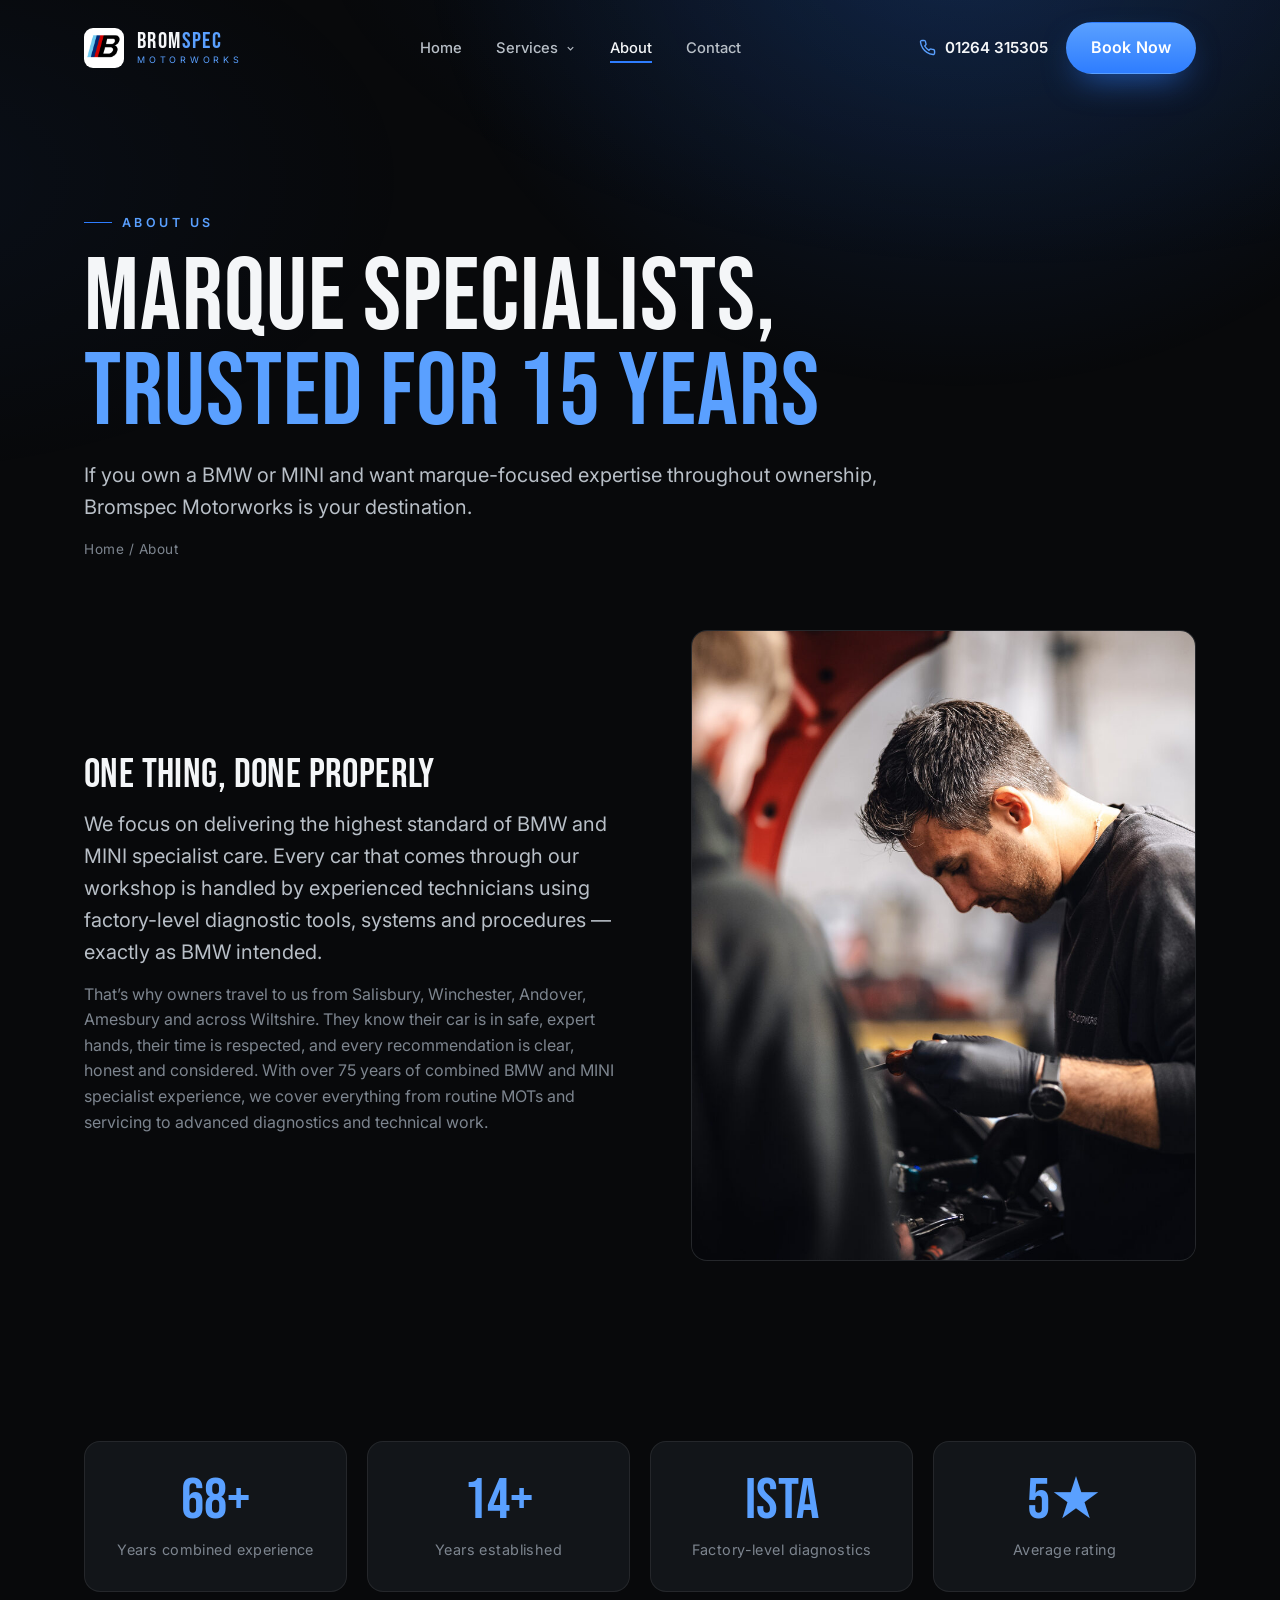
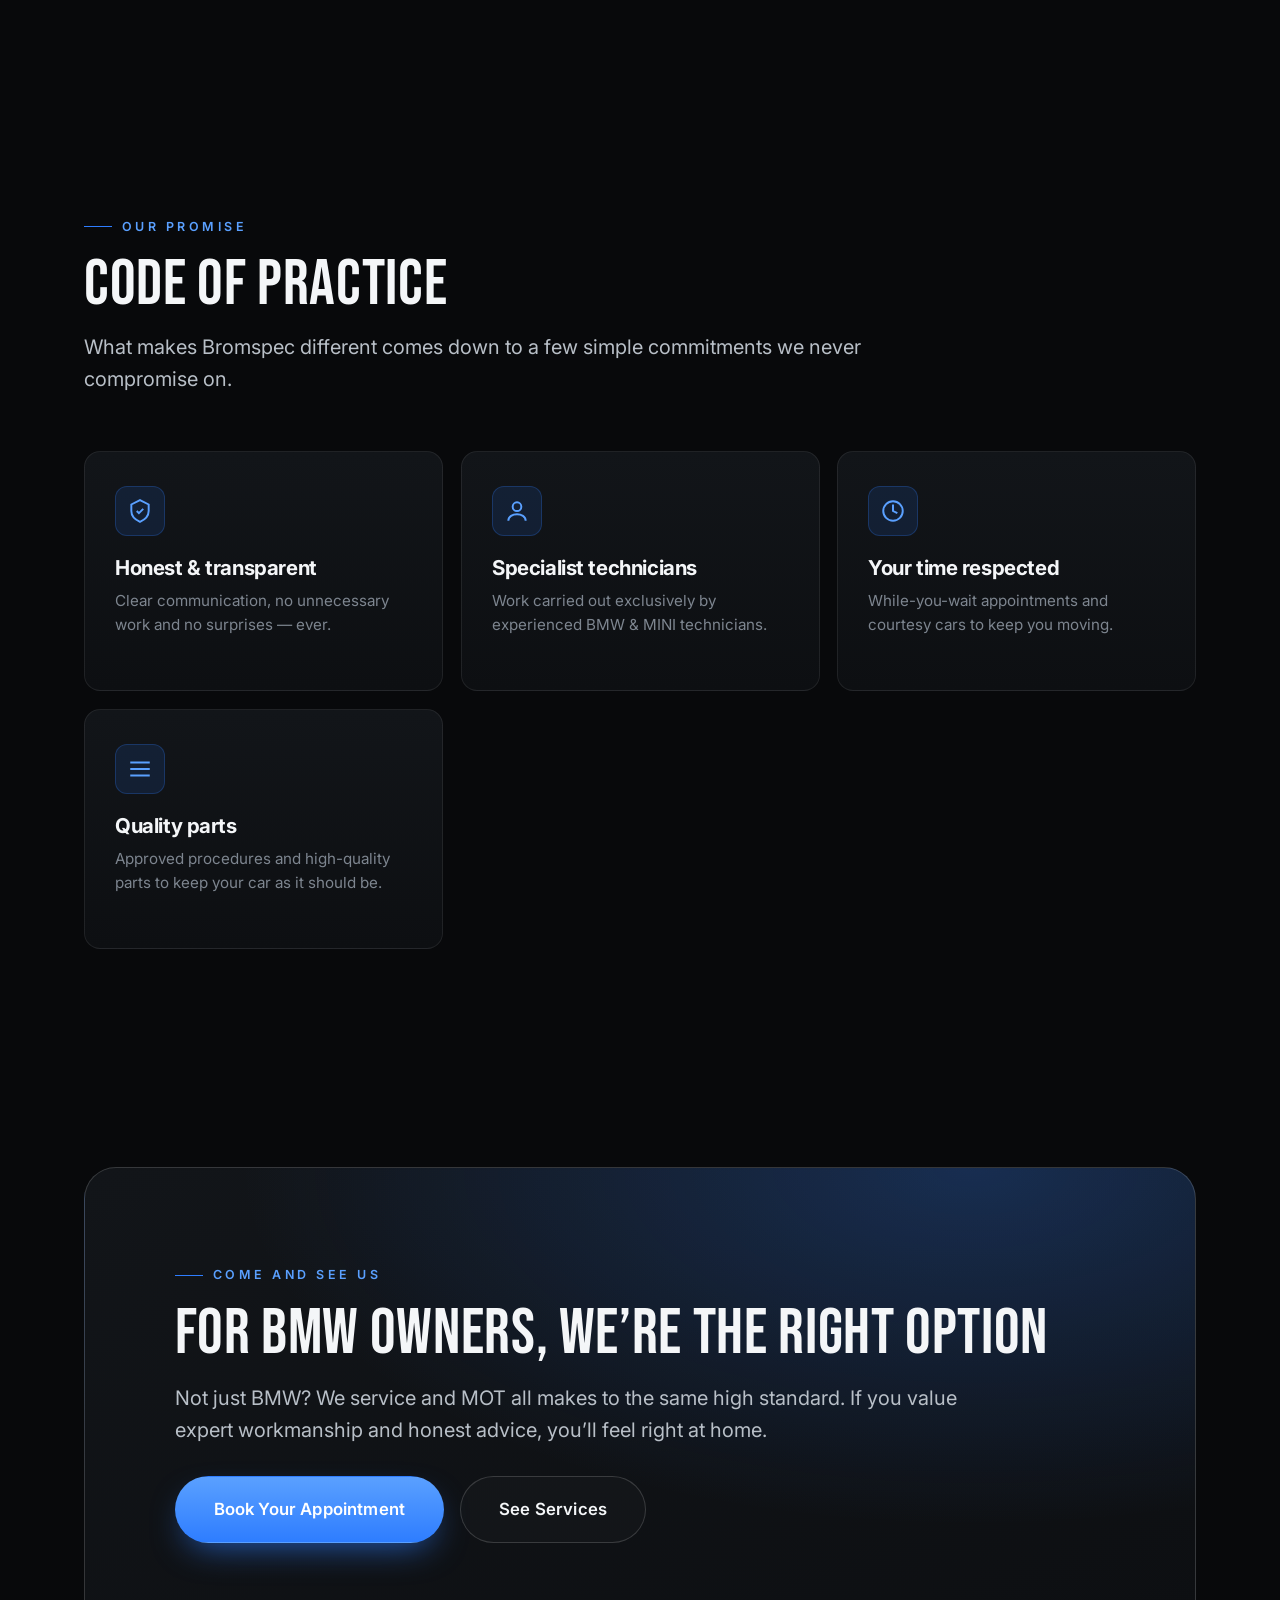
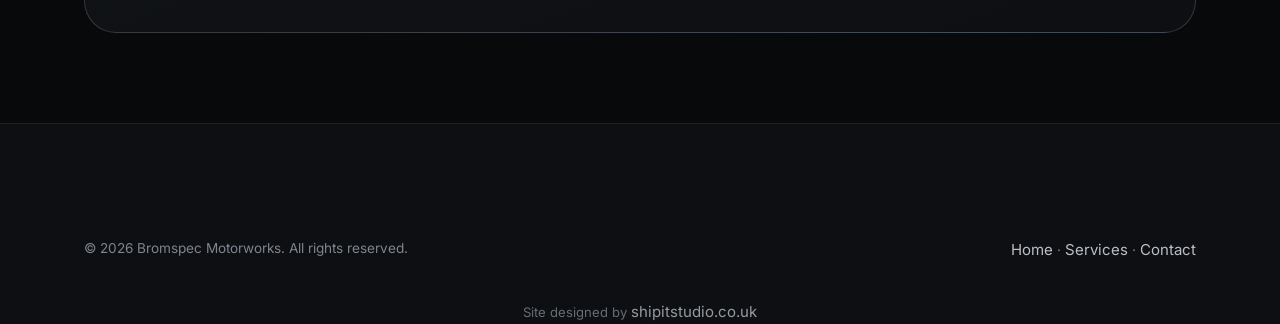
<file: about.html>
<!DOCTYPE html>
<html lang="en-GB">
<head>
<meta charset="UTF-8" />
<!-- Google Tag Manager -->
<script>(function(w,d,s,l,i){w[l]=w[l]||[];w[l].push({'gtm.start':
new Date().getTime(),event:'gtm.js'});var f=d.getElementsByTagName(s)[0],
j=d.createElement(s),dl=l!='dataLayer'?'&l='+l:'';j.async=true;j.src=
'https://www.googletagmanager.com/gtm.js?id='+i+dl;f.parentNode.insertBefore(j,f);
})(window,document,'script','dataLayer','GTM-MNSMN5FG');</script>
<!-- End Google Tag Manager -->
<meta name="viewport" content="width=device-width, initial-scale=1" />
<title>About — Bromspec Motorworks · BMW &amp; MINI Specialists near Salisbury</title>
<meta name="description" content="Meet Bromspec Motorworks — BMW & MINI specialists with 75+ years combined experience, serving Wiltshire drivers for over 15 years with honest, expert care." />
<link rel="canonical" href="https://www.bromspec.co.uk/about" />
<meta name="robots" content="index, follow" />
<meta property="og:type" content="website" />
<meta property="og:site_name" content="Bromspec Motorworks" />
<meta property="og:locale" content="en_GB" />
<meta property="og:title" content="About — Bromspec Motorworks · BMW &amp; MINI Specialists near Salisbury" />
<meta property="og:description" content="BMW &amp; MINI specialists with 75+ years combined experience, serving Wiltshire drivers with honest, expert care." />
<meta property="og:url" content="https://www.bromspec.co.uk/about" />
<meta property="og:image" content="https://www.bromspec.co.uk/images/hero.jpg" />
<meta name="twitter:card" content="summary_large_image" />
<meta name="twitter:image" content="https://www.bromspec.co.uk/images/hero.jpg" />
<link rel="manifest" href="/manifest.webmanifest" />
<meta name="theme-color" content="#08090b" />
<meta name="apple-mobile-web-app-capable" content="yes" />
<meta name="mobile-web-app-capable" content="yes" />
<meta name="apple-mobile-web-app-status-bar-style" content="black-translucent" />
<meta name="apple-mobile-web-app-title" content="Bromspec" />
<script>if("serviceWorker" in navigator){addEventListener("load",function(){navigator.serviceWorker.register("/sw.js").catch(function(){})});}</script>
<link rel="preconnect" href="https://fonts.googleapis.com" />
<link rel="preconnect" href="https://fonts.gstatic.com" crossorigin />
<link href="https://fonts.googleapis.com/css2?family=Bebas+Neue&family=Inter:wght@400;500;600;700&display=swap" rel="stylesheet" />
<link rel="icon" type="image/png" href="favicon.png" />
<link rel="apple-touch-icon" href="images/logo.png" />
<link rel="stylesheet" href="assets/css/style.css" />
<script type="application/ld+json">
{
  "@context": "https://schema.org",
  "@type": "BreadcrumbList",
  "itemListElement": [
    { "@type": "ListItem", "position": 1, "name": "Home", "item": "https://www.bromspec.co.uk/" },
    { "@type": "ListItem", "position": 2, "name": "About", "item": "https://www.bromspec.co.uk/about" }
  ]
}
</script>
</head>
<body>
<!-- Google Tag Manager (noscript) -->
<noscript><iframe src="https://www.googletagmanager.com/ns.html?id=GTM-MNSMN5FG"
height="0" width="0" style="display:none;visibility:hidden"></iframe></noscript>
<!-- End Google Tag Manager (noscript) -->

<a class="skip-link" href="#main">Skip to content</a>

<header class="nav" id="nav">
  <div class="container nav__inner">
    <a class="brand" href="/" aria-label="Bromspec Motorworks home">
      <svg class="brand__mark" viewBox="0 0 48 48" fill="none" xmlns="http://www.w3.org/2000/svg" aria-hidden="true" focusable="false"><circle cx="24" cy="24" r="22" stroke="#5aa0ff" stroke-width="2"/><path d="M24 4v40M4 24h40" stroke="#2e7dff" stroke-width="1.4" opacity=".5"/><path d="M24 24 A20 20 0 0 1 44 24 Z" fill="#2e7dff" opacity=".9"/><path d="M24 24 A20 20 0 0 1 4 24 Z" fill="#2e7dff" opacity=".9"/></svg>
      <span class="brand__name">BROM<span>SPEC</span><span class="brand__sub">MOTORWORKS</span></span>
    </a>
    <nav class="nav__menu" aria-label="Primary">
      <ul class="nav__links">
        <li><a href="/">Home</a></li>
        <li class="nav__item--dropdown">
          <a href="/services" aria-haspopup="true">Services<svg class="nav__chevron" viewBox="0 0 24 24" fill="none" stroke="currentColor" stroke-width="2.5" aria-hidden="true" focusable="false"><path d="m6 9 6 6 6-6"/></svg></a>
          <ul class="nav__submenu" aria-label="Services submenu">
            <li><a href="/services">All Services</a></li>
            <li><a href="/on-site-mot-testing">On-Site MOT Testing</a></li>
            <li><a href="/advanced-diagnostics">Advanced Diagnostics</a></li>
            <li><a href="/all-makes-servicing">All Makes Servicing</a></li>
            <li><a href="/remapping">Remapping</a></li>
            <li><a href="/four-wheel-alignment">Four-Wheel Alignment</a></li>
            <li><a href="/dpf-clean">DPF Clean</a></li>
            <li><a href="/air-con-service">Air-Con Service</a></li>
            <li><a href="/free-courtesy-car">Free Courtesy Car</a></li>
            <li><a href="/interest-free-finance">Interest-Free Finance</a></li>
          </ul>
        </li>
        <li><a href="/about" class="active" aria-current="page">About</a></li>
        <li><a href="/contact">Contact</a></li>
      </ul>
      <a class="nav__phone nav__phone--menu" href="tel:+441264315305"><svg viewBox="0 0 24 24" fill="none" stroke="currentColor" stroke-width="2" aria-hidden="true" focusable="false"><path d="M22 16.92v3a2 2 0 0 1-2.18 2 19.79 19.79 0 0 1-8.63-3.07 19.5 19.5 0 0 1-6-6 19.79 19.79 0 0 1-3.07-8.67A2 2 0 0 1 4.11 2h3a2 2 0 0 1 2 1.72c.13.96.36 1.9.69 2.81a2 2 0 0 1-.45 2.11L8.09 9.91a16 16 0 0 0 6 6l1.27-1.27a2 2 0 0 1 2.11-.45c.91.33 1.85.56 2.81.69A2 2 0 0 1 22 16.92Z"/></svg>01264 315305</a>
    </nav>
    <div class="nav__cta">
      <a class="nav__phone nav__phone--cta" href="tel:+441264315305"><svg viewBox="0 0 24 24" fill="none" stroke="currentColor" stroke-width="2" aria-hidden="true" focusable="false"><path d="M22 16.92v3a2 2 0 0 1-2.18 2 19.79 19.79 0 0 1-8.63-3.07 19.5 19.5 0 0 1-6-6 19.79 19.79 0 0 1-3.07-8.67A2 2 0 0 1 4.11 2h3a2 2 0 0 1 2 1.72c.13.96.36 1.9.69 2.81a2 2 0 0 1-.45 2.11L8.09 9.91a16 16 0 0 0 6 6l1.27-1.27a2 2 0 0 1 2.11-.45c.91.33 1.85.56 2.81.69A2 2 0 0 1 22 16.92Z"/></svg>01264 315305</a>
      <a class="btn btn-primary" href="/contact" style="--pad:12px 24px">Book Now</a>
      <button class="nav__burger" aria-label="Menu" aria-expanded="false" aria-controls="nav"><span></span><span></span><span></span></button>
    </div>
  </div>
</header>

<main id="main">

<section class="pagehead">
  <div class="container" data-reveal>
    <span class="eyebrow">About us</span>
    <h1 class="display h-xl">Marque specialists,<br><span class="accent-text">trusted for 15 years</span></h1>
    <p class="lead" style="margin-top:18px">If you own a BMW or MINI and want marque-focused expertise throughout ownership, Bromspec Motorworks is your destination.</p>
    <p class="crumb"><a href="/">Home</a> / About</p>
  </div>
</section>

<section class="section section--tight" style="padding-top:0">
  <div class="container split">
    <div data-reveal>
      <h2 class="display h-md">One thing, done properly</h2>
      <p class="lead" style="margin-top:14px">We focus on delivering the highest standard of BMW and MINI specialist care. Every car that comes through our workshop is handled by experienced technicians using factory-level diagnostic tools, systems and procedures — exactly as BMW intended.</p>
      <p class="muted" style="margin-top:14px">That’s why owners travel to us from Salisbury, Winchester, Andover, Amesbury and across Wiltshire. They know their car is in safe, expert hands, their time is respected, and every recommendation is clear, honest and considered. With over 75 years of combined BMW and MINI specialist experience, we cover everything from routine MOTs and servicing to advanced diagnostics and technical work.</p>
    </div>
    <div class="split__media" data-reveal data-reveal-delay="1">
      <img src="images/team.jpg" alt="The Bromspec team" width="800" height="1000" loading="lazy" decoding="async" onerror="this.style.display='none'" />
    </div>
  </div>
</section>

<section class="section--tight">
  <div class="container">
    <div class="statbar">
      <div class="statbar__item" data-reveal><div class="statbar__num"><span data-count="75">75</span><span>+</span></div><div class="statbar__lbl">Years combined experience</div></div>
      <div class="statbar__item" data-reveal data-reveal-delay="1"><div class="statbar__num"><span data-count="15">15</span><span>+</span></div><div class="statbar__lbl">Years established</div></div>
      <div class="statbar__item" data-reveal data-reveal-delay="2"><div class="statbar__num"><span>ISTA</span></div><div class="statbar__lbl">Factory-level diagnostics</div></div>
      <div class="statbar__item" data-reveal data-reveal-delay="3"><div class="statbar__num"><span data-count="5">5</span><span>★</span></div><div class="statbar__lbl">Average rating</div></div>
    </div>
  </div>
</section>

<!-- CODE OF PRACTICE -->
<section class="section" id="code">
  <div class="container">
    <div data-reveal>
      <span class="eyebrow">Our promise</span>
      <h2 class="display h-lg">Code of Practice</h2>
      <p class="lead" style="margin-top:16px">What makes Bromspec different comes down to a few simple commitments we never compromise on.</p>
    </div>
    <div class="svc-grid">
      <div class="svc-card" data-reveal><span class="svc-card__icon"><svg viewBox="0 0 24 24" fill="none" stroke="currentColor" stroke-width="1.8" aria-hidden="true" focusable="false"><path d="M12 2l8 4v6c0 5-3.5 8-8 10-4.5-2-8-5-8-10V6z"/><path d="M9 12l2 2 4-4"/></svg></span><h3>Honest &amp; transparent</h3><p>Clear communication, no unnecessary work and no surprises — ever.</p></div>
      <div class="svc-card" data-reveal data-reveal-delay="1"><span class="svc-card__icon"><svg viewBox="0 0 24 24" fill="none" stroke="currentColor" stroke-width="1.8" aria-hidden="true" focusable="false"><circle cx="12" cy="8" r="4"/><path d="M4 21c0-4 4-6 8-6s8 2 8 6"/></svg></span><h3>Specialist technicians</h3><p>Work carried out exclusively by experienced BMW &amp; MINI technicians.</p></div>
      <div class="svc-card" data-reveal data-reveal-delay="2"><span class="svc-card__icon"><svg viewBox="0 0 24 24" fill="none" stroke="currentColor" stroke-width="1.8" aria-hidden="true" focusable="false"><path d="M12 6v6l4 2"/><circle cx="12" cy="12" r="9"/></svg></span><h3>Your time respected</h3><p>While-you-wait appointments and courtesy cars to keep you moving.</p></div>
      <div class="svc-card" data-reveal data-reveal-delay="3"><span class="svc-card__icon"><svg viewBox="0 0 24 24" fill="none" stroke="currentColor" stroke-width="1.8" aria-hidden="true" focusable="false"><path d="M3 12h18M3 6h18M3 18h18"/></svg></span><h3>Quality parts</h3><p>Approved procedures and high-quality parts to keep your car as it should be.</p></div>
    </div>
  </div>
</section>

<section class="section section--tight">
  <div class="container">
    <div class="cta-band" data-reveal>
      <span class="eyebrow">Come and see us</span>
      <h2 class="display h-lg">For BMW owners, we’re the right option</h2>
      <p class="lead">Not just BMW? We service and MOT all makes to the same high standard. If you value expert workmanship and honest advice, you’ll feel right at home.</p>
      <div class="hero__actions">
        <a class="btn btn-primary btn-lg" href="/contact">Book Your Appointment</a>
        <a class="btn btn-ghost btn-lg" href="/services">See Services</a>
      </div>
    </div>
  </div>
</section>

</main>

<footer class="footer">
  <div class="container">
    <div class="footer__bar" style="border-top:none">
      <span>© <span data-year>2026</span> Bromspec Motorworks. All rights reserved.</span>
      <span><a href="/" style="color:var(--text-soft)">Home</a> · <a href="/services" style="color:var(--text-soft)">Services</a> · <a href="/contact" style="color:var(--text-soft)">Contact</a></span>
    </div>
    <p class="muted" style="text-align:center;font-size:.82rem;margin-top:14px;opacity:.8">Site designed by <a href="https://shipitstudio.co.uk" target="_blank" rel="noopener" style="color:var(--text-soft)">shipitstudio.co.uk</a></p>
  </div>
</footer>

<script src="assets/js/brands.js"></script>
<script src="assets/js/main.js"></script>
</body>
</html>
</file>
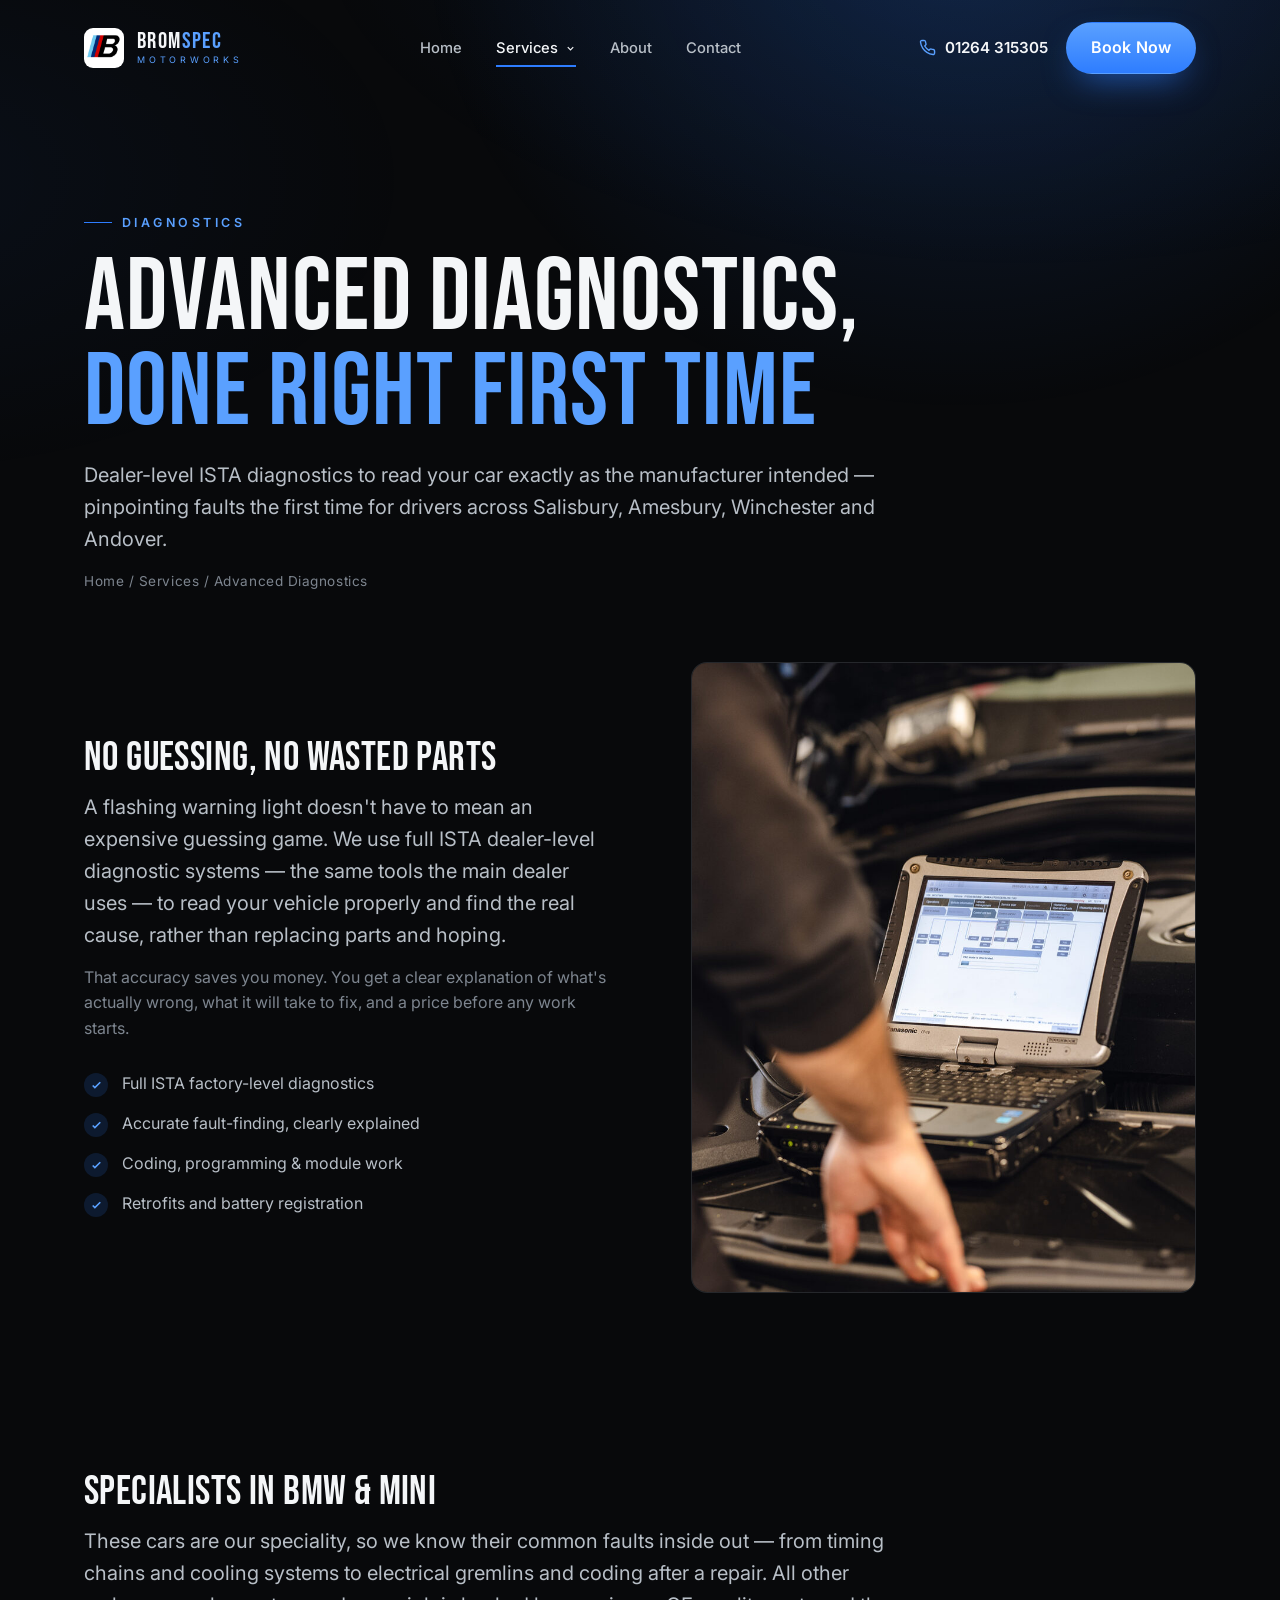
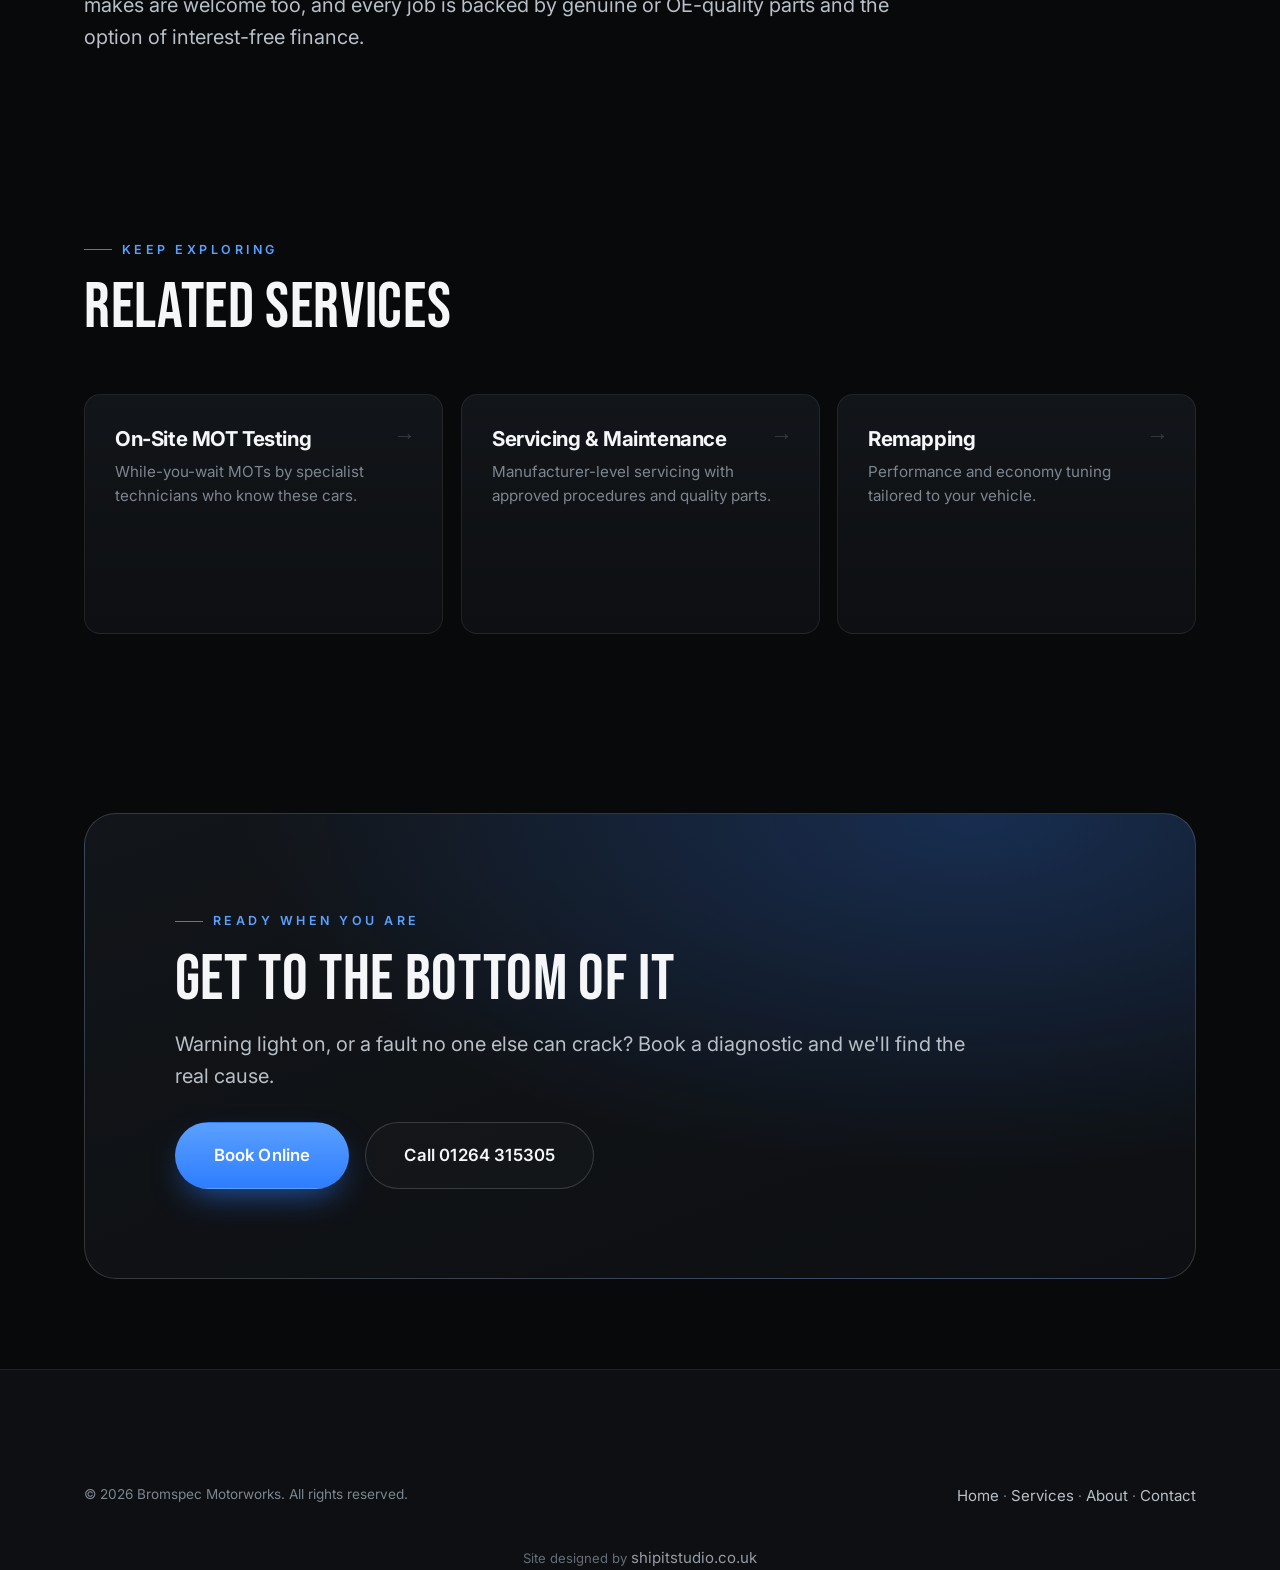
<file: advanced-diagnostics.html>
<!DOCTYPE html>
<html lang="en-GB">
<head>
<meta charset="UTF-8" />
<!-- Google Tag Manager -->
<script>(function(w,d,s,l,i){w[l]=w[l]||[];w[l].push({'gtm.start':
new Date().getTime(),event:'gtm.js'});var f=d.getElementsByTagName(s)[0],
j=d.createElement(s),dl=l!='dataLayer'?'&l='+l:'';j.async=true;j.src=
'https://www.googletagmanager.com/gtm.js?id='+i+dl;f.parentNode.insertBefore(j,f);
})(window,document,'script','dataLayer','GTM-MNSMN5FG');</script>
<!-- End Google Tag Manager -->
<meta name="viewport" content="width=device-width, initial-scale=1" />
<title>Advanced ISTA Diagnostics in Salisbury | BMW &amp; MINI Specialists</title>
<meta name="description" content="Dealer-level ISTA diagnostics at Bromspec Motorworks near Salisbury. Accurate fault-finding, coding and programming for BMW, MINI and all makes." />
<link rel="canonical" href="https://www.bromspec.co.uk/advanced-diagnostics" />
<meta name="robots" content="index, follow" />
<meta property="og:type" content="website" />
<meta property="og:site_name" content="Bromspec Motorworks" />
<meta property="og:locale" content="en_GB" />
<meta property="og:title" content="Advanced ISTA Diagnostics in Salisbury | BMW &amp; MINI Specialists" />
<meta property="og:description" content="Dealer-level ISTA diagnostics near Salisbury. Accurate fault-finding, coding and programming for BMW, MINI and all makes." />
<meta property="og:url" content="https://www.bromspec.co.uk/advanced-diagnostics" />
<meta property="og:image" content="https://www.bromspec.co.uk/images/service-diagnostics.jpg" />
<meta name="twitter:card" content="summary_large_image" />
<meta name="twitter:image" content="https://www.bromspec.co.uk/images/service-diagnostics.jpg" />
<link rel="manifest" href="/manifest.webmanifest" />
<meta name="theme-color" content="#08090b" />
<meta name="apple-mobile-web-app-capable" content="yes" />
<meta name="mobile-web-app-capable" content="yes" />
<meta name="apple-mobile-web-app-status-bar-style" content="black-translucent" />
<meta name="apple-mobile-web-app-title" content="Bromspec" />
<script>if("serviceWorker" in navigator){addEventListener("load",function(){navigator.serviceWorker.register("/sw.js").catch(function(){})});}</script>
<link rel="preconnect" href="https://fonts.googleapis.com" />
<link rel="preconnect" href="https://fonts.gstatic.com" crossorigin />
<link href="https://fonts.googleapis.com/css2?family=Bebas+Neue&family=Inter:wght@400;500;600;700&display=swap" rel="stylesheet" />
<link rel="icon" type="image/png" href="favicon.png" />
<link rel="apple-touch-icon" href="images/logo.png" />
<link rel="stylesheet" href="assets/css/style.css" />
<script type="application/ld+json">
{
  "@context": "https://schema.org",
  "@type": "BreadcrumbList",
  "itemListElement": [
    { "@type": "ListItem", "position": 1, "name": "Home", "item": "https://www.bromspec.co.uk/" },
    { "@type": "ListItem", "position": 2, "name": "Services", "item": "https://www.bromspec.co.uk/services" },
    { "@type": "ListItem", "position": 3, "name": "Advanced Diagnostics", "item": "https://www.bromspec.co.uk/advanced-diagnostics" }
  ]
}
</script>
<script type="application/ld+json">
{
  "@context": "https://schema.org",
  "@type": "Service",
  "serviceType": "Vehicle Diagnostics",
  "name": "Advanced ISTA Diagnostics",
  "description": "Dealer-level ISTA diagnostics, accurate fault-finding, coding and module programming for BMW, MINI and all makes, near Salisbury.",
  "url": "https://www.bromspec.co.uk/advanced-diagnostics",
  "areaServed": ["Salisbury", "Amesbury", "Winchester", "Andover", "Wiltshire"],
  "provider": {
    "@type": "AutoRepair",
    "name": "Bromspec Motorworks",
    "@id": "https://www.bromspec.co.uk/#business",
    "telephone": "+44 1264 315305",
    "url": "https://www.bromspec.co.uk/",
    "address": {
      "@type": "PostalAddress",
      "streetAddress": "Unit 3a, Bunas Business Park, Hollom Down Road, Lopcombe",
      "addressLocality": "Salisbury",
      "addressRegion": "Wiltshire",
      "postalCode": "SP5 1BP",
      "addressCountry": "GB"
    }
  }
}
</script>
</head>
<body>
<!-- Google Tag Manager (noscript) -->
<noscript><iframe src="https://www.googletagmanager.com/ns.html?id=GTM-MNSMN5FG"
height="0" width="0" style="display:none;visibility:hidden"></iframe></noscript>
<!-- End Google Tag Manager (noscript) -->

<a class="skip-link" href="#main">Skip to content</a>

<header class="nav" id="nav">
  <div class="container nav__inner">
    <a class="brand" href="/" aria-label="Bromspec Motorworks home">
      <svg class="brand__mark" viewBox="0 0 48 48" fill="none" xmlns="http://www.w3.org/2000/svg" aria-hidden="true" focusable="false"><circle cx="24" cy="24" r="22" stroke="#5aa0ff" stroke-width="2"/><path d="M24 4v40M4 24h40" stroke="#2e7dff" stroke-width="1.4" opacity=".5"/><path d="M24 24 A20 20 0 0 1 44 24 Z" fill="#2e7dff" opacity=".9"/><path d="M24 24 A20 20 0 0 1 4 24 Z" fill="#2e7dff" opacity=".9"/></svg>
      <span class="brand__name">BROM<span>SPEC</span><span class="brand__sub">MOTORWORKS</span></span>
    </a>
    <nav class="nav__menu" aria-label="Primary">
      <ul class="nav__links">
        <li><a href="/">Home</a></li>
        <li class="nav__item--dropdown">
          <a href="/services" class="active" aria-current="page" aria-haspopup="true">Services<svg class="nav__chevron" viewBox="0 0 24 24" fill="none" stroke="currentColor" stroke-width="2.5" aria-hidden="true" focusable="false"><path d="m6 9 6 6 6-6"/></svg></a>
          <ul class="nav__submenu" aria-label="Services submenu">
            <li><a href="/services">All Services</a></li>
            <li><a href="/on-site-mot-testing">On-Site MOT Testing</a></li>
            <li><a href="/advanced-diagnostics">Advanced Diagnostics</a></li>
            <li><a href="/all-makes-servicing">All Makes Servicing</a></li>
            <li><a href="/remapping">Remapping</a></li>
            <li><a href="/four-wheel-alignment">Four-Wheel Alignment</a></li>
            <li><a href="/dpf-clean">DPF Clean</a></li>
            <li><a href="/air-con-service">Air-Con Service</a></li>
            <li><a href="/free-courtesy-car">Free Courtesy Car</a></li>
            <li><a href="/interest-free-finance">Interest-Free Finance</a></li>
          </ul>
        </li>
        <li><a href="/about">About</a></li>
        <li><a href="/contact">Contact</a></li>
      </ul>
      <a class="nav__phone nav__phone--menu" href="tel:+441264315305"><svg viewBox="0 0 24 24" fill="none" stroke="currentColor" stroke-width="2" aria-hidden="true" focusable="false"><path d="M22 16.92v3a2 2 0 0 1-2.18 2 19.79 19.79 0 0 1-8.63-3.07 19.5 19.5 0 0 1-6-6 19.79 19.79 0 0 1-3.07-8.67A2 2 0 0 1 4.11 2h3a2 2 0 0 1 2 1.72c.13.96.36 1.9.69 2.81a2 2 0 0 1-.45 2.11L8.09 9.91a16 16 0 0 0 6 6l1.27-1.27a2 2 0 0 1 2.11-.45c.91.33 1.85.56 2.81.69A2 2 0 0 1 22 16.92Z"/></svg>01264 315305</a>
    </nav>
    <div class="nav__cta">
      <a class="nav__phone nav__phone--cta" href="tel:+441264315305"><svg viewBox="0 0 24 24" fill="none" stroke="currentColor" stroke-width="2" aria-hidden="true" focusable="false"><path d="M22 16.92v3a2 2 0 0 1-2.18 2 19.79 19.79 0 0 1-8.63-3.07 19.5 19.5 0 0 1-6-6 19.79 19.79 0 0 1-3.07-8.67A2 2 0 0 1 4.11 2h3a2 2 0 0 1 2 1.72c.13.96.36 1.9.69 2.81a2 2 0 0 1-.45 2.11L8.09 9.91a16 16 0 0 0 6 6l1.27-1.27a2 2 0 0 1 2.11-.45c.91.33 1.85.56 2.81.69A2 2 0 0 1 22 16.92Z"/></svg>01264 315305</a>
      <a class="btn btn-primary" href="/contact" style="--pad:12px 24px">Book Now</a>
      <button class="nav__burger" aria-label="Menu" aria-expanded="false" aria-controls="nav"><span></span><span></span><span></span></button>
    </div>
  </div>
</header>

<main id="main">

<section class="pagehead">
  <div class="container" data-reveal>
    <span class="eyebrow">Diagnostics</span>
    <h1 class="display h-xl">Advanced diagnostics,<br><span class="accent-text">done right first time</span></h1>
    <p class="lead" style="margin-top:18px">Dealer-level ISTA diagnostics to read your car exactly as the manufacturer intended — pinpointing faults the first time for drivers across Salisbury, Amesbury, Winchester and Andover.</p>
    <p class="crumb"><a href="/">Home</a> / <a href="/services">Services</a> / Advanced Diagnostics</p>
  </div>
</section>

<section class="section section--tight" style="padding-top:0">
  <div class="container split split--rev">
    <div class="split__media" data-reveal>
      <img src="images/service-diagnostics.jpg" alt="ISTA diagnostics on a BMW at Bromspec Motorworks" width="800" height="1000" loading="lazy" decoding="async" onerror="this.style.display='none'" />
    </div>
    <div data-reveal data-reveal-delay="1">
      <h2 class="display h-md">No guessing, no wasted parts</h2>
      <p class="lead" style="margin-top:14px">A flashing warning light doesn't have to mean an expensive guessing game. We use full ISTA dealer-level diagnostic systems — the same tools the main dealer uses — to read your vehicle properly and find the real cause, rather than replacing parts and hoping.</p>
      <p class="muted" style="margin-top:14px">That accuracy saves you money. You get a clear explanation of what's actually wrong, what it will take to fix, and a price before any work starts.</p>
      <ul class="feature-list">
        <li><span class="tick"><svg viewBox="0 0 24 24" fill="none" stroke="currentColor" stroke-width="3" aria-hidden="true" focusable="false"><path d="M5 12l4 4L19 6"/></svg></span> Full ISTA factory-level diagnostics</li>
        <li><span class="tick"><svg viewBox="0 0 24 24" fill="none" stroke="currentColor" stroke-width="3" aria-hidden="true" focusable="false"><path d="M5 12l4 4L19 6"/></svg></span> Accurate fault-finding, clearly explained</li>
        <li><span class="tick"><svg viewBox="0 0 24 24" fill="none" stroke="currentColor" stroke-width="3" aria-hidden="true" focusable="false"><path d="M5 12l4 4L19 6"/></svg></span> Coding, programming &amp; module work</li>
        <li><span class="tick"><svg viewBox="0 0 24 24" fill="none" stroke="currentColor" stroke-width="3" aria-hidden="true" focusable="false"><path d="M5 12l4 4L19 6"/></svg></span> Retrofits and battery registration</li>
      </ul>
    </div>
  </div>
</section>

<section class="section section--tight">
  <div class="container" data-reveal>
    <h2 class="display h-md">Specialists in BMW &amp; MINI</h2>
    <p class="lead" style="margin-top:14px">These cars are our speciality, so we know their common faults inside out — from timing chains and cooling systems to electrical gremlins and coding after a repair. All other makes are welcome too, and every job is backed by genuine or OE-quality parts and the option of interest-free finance.</p>
  </div>
</section>

<section class="section section--tight">
  <div class="container">
    <div data-reveal>
      <span class="eyebrow">Keep exploring</span>
      <h2 class="display h-lg">Related services</h2>
    </div>
    <div class="svc-grid">
      <a class="svc-card" data-reveal href="/on-site-mot-testing"><span class="svc-card__num">→</span><h3>On-Site MOT Testing</h3><p>While-you-wait MOTs by specialist technicians who know these cars.</p></a>
      <a class="svc-card" data-reveal data-reveal-delay="1" href="/all-makes-servicing"><span class="svc-card__num">→</span><h3>Servicing &amp; Maintenance</h3><p>Manufacturer-level servicing with approved procedures and quality parts.</p></a>
      <a class="svc-card" data-reveal data-reveal-delay="2" href="/remapping"><span class="svc-card__num">→</span><h3>Remapping</h3><p>Performance and economy tuning tailored to your vehicle.</p></a>
    </div>
  </div>
</section>

<section class="section section--tight">
  <div class="container">
    <div class="cta-band" data-reveal>
      <span class="eyebrow">Ready when you are</span>
      <h2 class="display h-lg">Get to the bottom of it</h2>
      <p class="lead">Warning light on, or a fault no one else can crack? Book a diagnostic and we'll find the real cause.</p>
      <div class="hero__actions">
        <a class="btn btn-primary btn-lg" href="/contact">Book Online</a>
        <a class="btn btn-ghost btn-lg" href="tel:+441264315305">Call 01264 315305</a>
      </div>
    </div>
  </div>
</section>

</main>

<footer class="footer">
  <div class="container">
    <div class="footer__bar" style="border-top:none">
      <span>© <span data-year>2026</span> Bromspec Motorworks. All rights reserved.</span>
      <span><a href="/" style="color:var(--text-soft)">Home</a> · <a href="/services" style="color:var(--text-soft)">Services</a> · <a href="/about" style="color:var(--text-soft)">About</a> · <a href="/contact" style="color:var(--text-soft)">Contact</a></span>
    </div>
    <p class="muted" style="text-align:center;font-size:.82rem;margin-top:14px;opacity:.8">Site designed by <a href="https://shipitstudio.co.uk" target="_blank" rel="noopener" style="color:var(--text-soft)">shipitstudio.co.uk</a></p>
  </div>
</footer>

<script src="assets/js/brands.js"></script>
<script src="assets/js/main.js"></script>
</body>
</html>
</file>
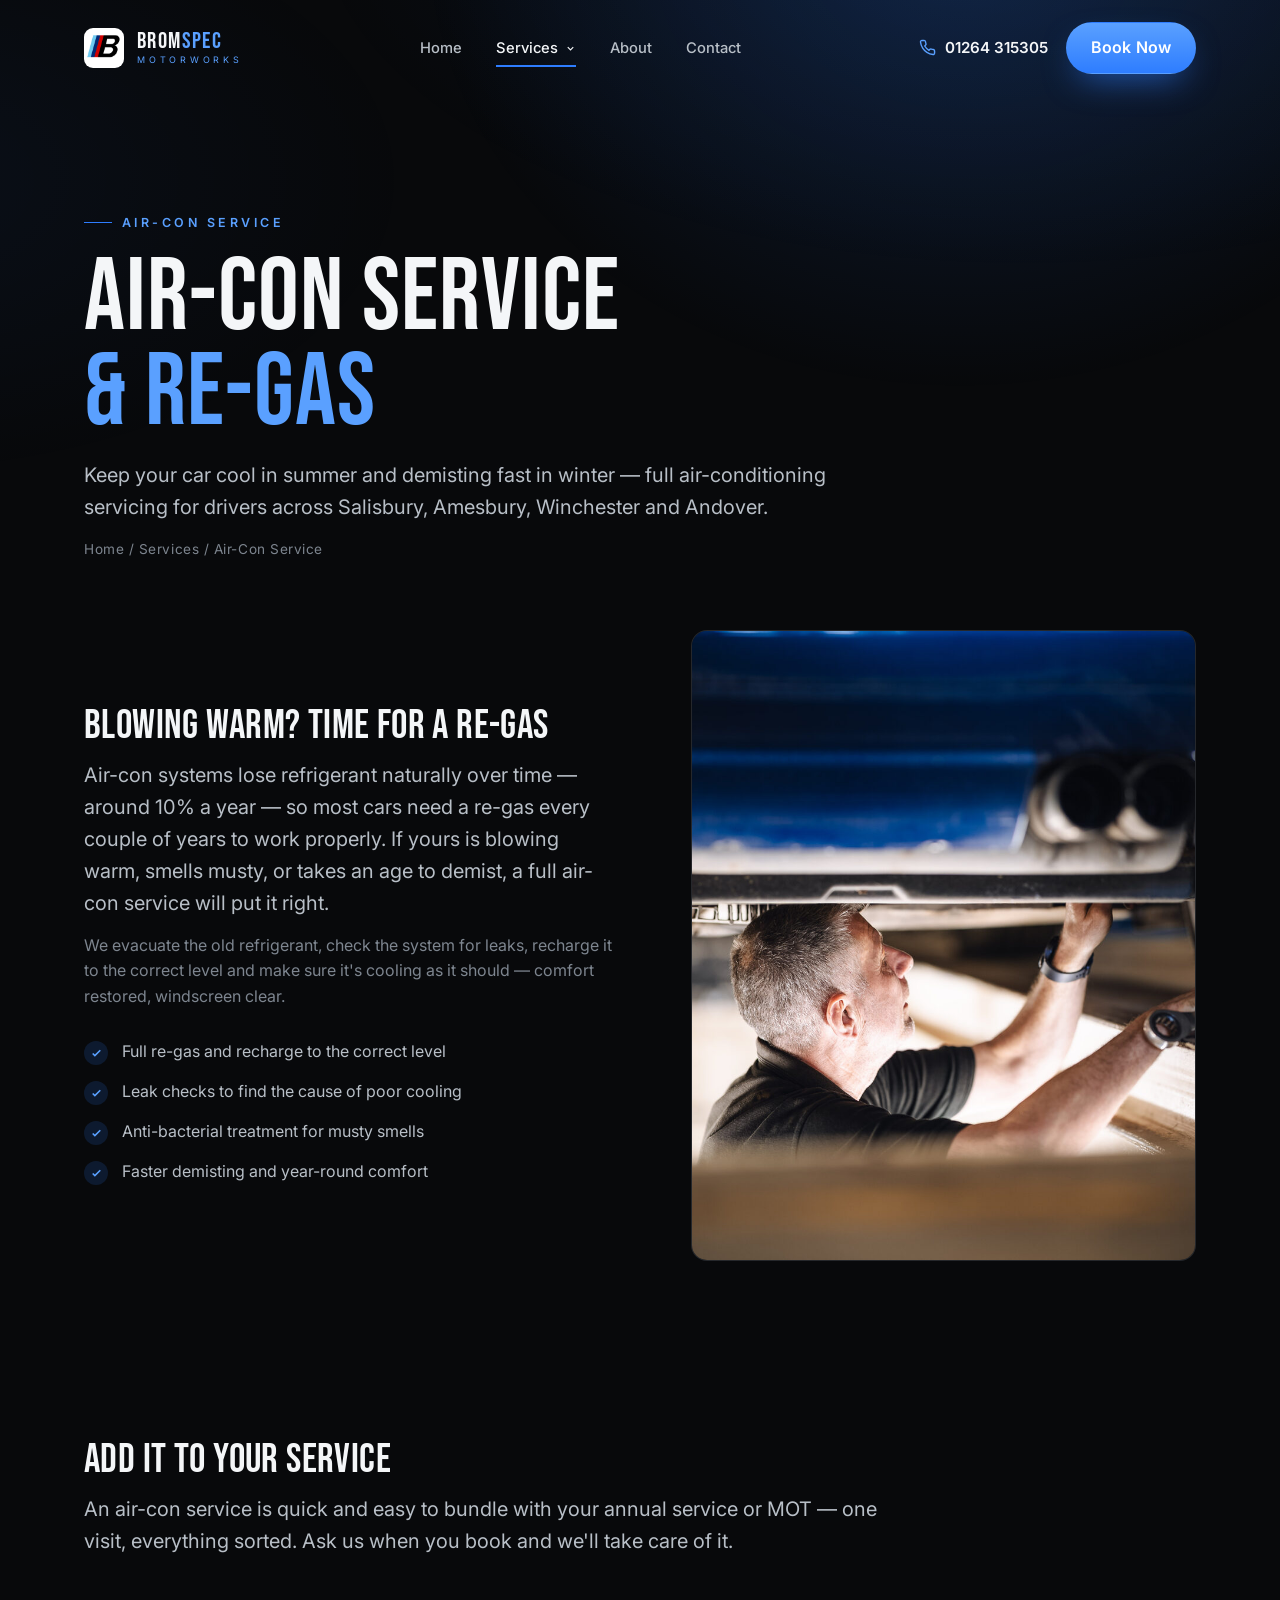
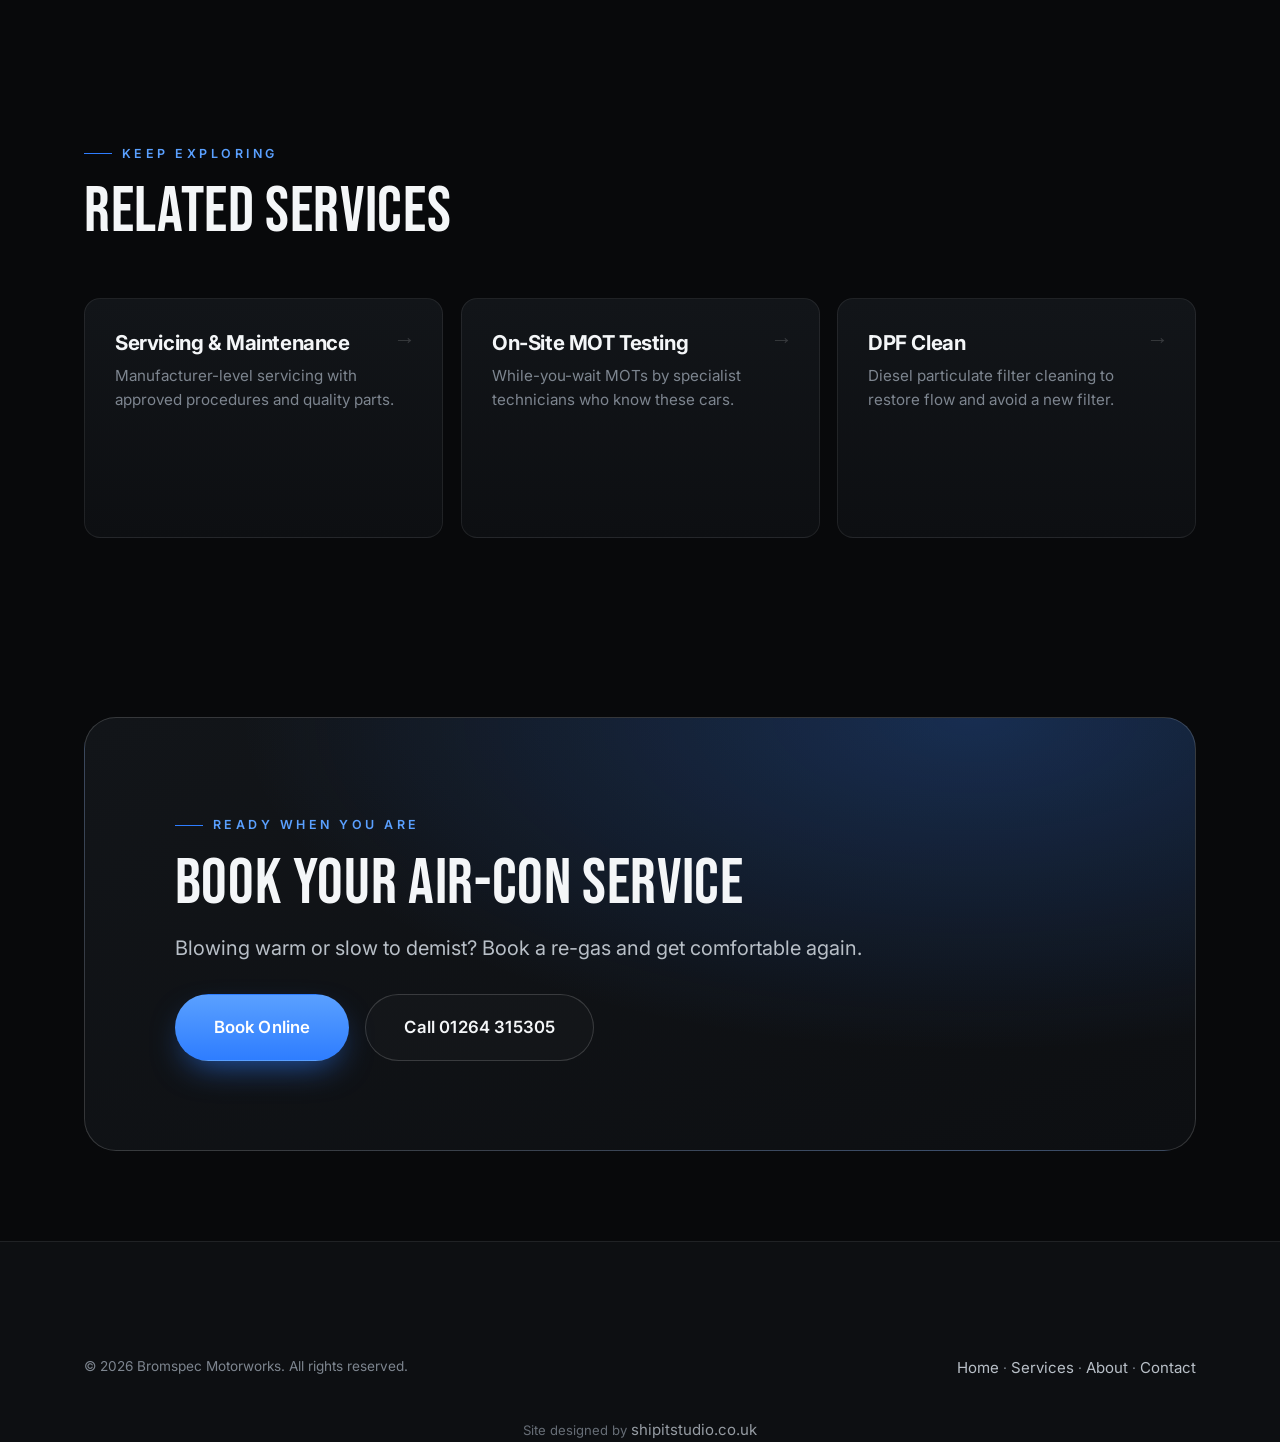
<file: air-con-service.html>
<!DOCTYPE html>
<html lang="en-GB">
<head>
<meta charset="UTF-8" />
<!-- Google Tag Manager -->
<script>(function(w,d,s,l,i){w[l]=w[l]||[];w[l].push({'gtm.start':
new Date().getTime(),event:'gtm.js'});var f=d.getElementsByTagName(s)[0],
j=d.createElement(s),dl=l!='dataLayer'?'&l='+l:'';j.async=true;j.src=
'https://www.googletagmanager.com/gtm.js?id='+i+dl;f.parentNode.insertBefore(j,f);
})(window,document,'script','dataLayer','GTM-MNSMN5FG');</script>
<!-- End Google Tag Manager -->
<meta name="viewport" content="width=device-width, initial-scale=1" />
<title>Air-Con Service &amp; Re-Gas in Salisbury | Bromspec Motorworks</title>
<meta name="description" content="Air conditioning service, re-gas and leak checks near Salisbury. Keep your car cool in summer and demisting fast in winter. BMW, MINI and all makes." />
<link rel="canonical" href="https://www.bromspec.co.uk/air-con-service" />
<meta name="robots" content="index, follow" />
<meta property="og:type" content="website" />
<meta property="og:site_name" content="Bromspec Motorworks" />
<meta property="og:locale" content="en_GB" />
<meta property="og:title" content="Air-Con Service &amp; Re-Gas in Salisbury | Bromspec Motorworks" />
<meta property="og:description" content="Air conditioning service, re-gas and leak checks near Salisbury. Cool in summer, demisting fast in winter." />
<meta property="og:url" content="https://www.bromspec.co.uk/air-con-service" />
<meta property="og:image" content="https://www.bromspec.co.uk/images/service-mot.jpg" />
<meta name="twitter:card" content="summary_large_image" />
<meta name="twitter:image" content="https://www.bromspec.co.uk/images/service-mot.jpg" />
<link rel="manifest" href="/manifest.webmanifest" />
<meta name="theme-color" content="#08090b" />
<meta name="apple-mobile-web-app-capable" content="yes" />
<meta name="mobile-web-app-capable" content="yes" />
<meta name="apple-mobile-web-app-status-bar-style" content="black-translucent" />
<meta name="apple-mobile-web-app-title" content="Bromspec" />
<script>if("serviceWorker" in navigator){addEventListener("load",function(){navigator.serviceWorker.register("/sw.js").catch(function(){})});}</script>
<link rel="preconnect" href="https://fonts.googleapis.com" />
<link rel="preconnect" href="https://fonts.gstatic.com" crossorigin />
<link href="https://fonts.googleapis.com/css2?family=Bebas+Neue&family=Inter:wght@400;500;600;700&display=swap" rel="stylesheet" />
<link rel="icon" type="image/png" href="favicon.png" />
<link rel="apple-touch-icon" href="images/logo.png" />
<link rel="stylesheet" href="assets/css/style.css" />
<script type="application/ld+json">
{
  "@context": "https://schema.org",
  "@type": "BreadcrumbList",
  "itemListElement": [
    { "@type": "ListItem", "position": 1, "name": "Home", "item": "https://www.bromspec.co.uk/" },
    { "@type": "ListItem", "position": 2, "name": "Services", "item": "https://www.bromspec.co.uk/services" },
    { "@type": "ListItem", "position": 3, "name": "Air-Con Service", "item": "https://www.bromspec.co.uk/air-con-service" }
  ]
}
</script>
<script type="application/ld+json">
{
  "@context": "https://schema.org",
  "@type": "Service",
  "serviceType": "Air Conditioning Service",
  "name": "Air-Con Service",
  "description": "Air conditioning service, re-gas and leak checks near Salisbury for BMW, MINI and all makes, keeping your car cool and demisting effectively.",
  "url": "https://www.bromspec.co.uk/air-con-service",
  "areaServed": ["Salisbury", "Amesbury", "Winchester", "Andover", "Wiltshire"],
  "provider": {
    "@type": "AutoRepair",
    "name": "Bromspec Motorworks",
    "@id": "https://www.bromspec.co.uk/#business",
    "telephone": "+44 1264 315305",
    "url": "https://www.bromspec.co.uk/",
    "address": {
      "@type": "PostalAddress",
      "streetAddress": "Unit 3a, Bunas Business Park, Hollom Down Road, Lopcombe",
      "addressLocality": "Salisbury",
      "addressRegion": "Wiltshire",
      "postalCode": "SP5 1BP",
      "addressCountry": "GB"
    }
  }
}
</script>
<script type="application/ld+json">
{
  "@context": "https://schema.org",
  "@type": "FAQPage",
  "mainEntity": [
    {
      "@type": "Question",
      "name": "How often does car air-con need re-gassing?",
      "acceptedAnswer": {
        "@type": "Answer",
        "text": "Air-con systems lose refrigerant naturally over time — around 10% a year — so most cars need a re-gas every couple of years to work properly. If yours is blowing warm, smells musty or takes an age to demist, it's time for a service."
      }
    },
    {
      "@type": "Question",
      "name": "What is included in an air-con service?",
      "acceptedAnswer": {
        "@type": "Answer",
        "text": "We evacuate the old refrigerant, check the system for leaks, recharge it to the correct level and make sure it's cooling as it should. Anti-bacterial treatment is also available for musty smells."
      }
    },
    {
      "@type": "Question",
      "name": "Can I combine an air-con service with my MOT or annual service?",
      "acceptedAnswer": {
        "@type": "Answer",
        "text": "Yes. An air-con service is quick and easy to bundle with your annual service or MOT — one visit, everything sorted. Just ask when you book."
      }
    }
  ]
}
</script>
</head>
<body>
<!-- Google Tag Manager (noscript) -->
<noscript><iframe src="https://www.googletagmanager.com/ns.html?id=GTM-MNSMN5FG"
height="0" width="0" style="display:none;visibility:hidden"></iframe></noscript>
<!-- End Google Tag Manager (noscript) -->

<a class="skip-link" href="#main">Skip to content</a>

<header class="nav" id="nav">
  <div class="container nav__inner">
    <a class="brand" href="/" aria-label="Bromspec Motorworks home">
      <svg class="brand__mark" viewBox="0 0 48 48" fill="none" xmlns="http://www.w3.org/2000/svg" aria-hidden="true" focusable="false"><circle cx="24" cy="24" r="22" stroke="#5aa0ff" stroke-width="2"/><path d="M24 4v40M4 24h40" stroke="#2e7dff" stroke-width="1.4" opacity=".5"/><path d="M24 24 A20 20 0 0 1 44 24 Z" fill="#2e7dff" opacity=".9"/><path d="M24 24 A20 20 0 0 1 4 24 Z" fill="#2e7dff" opacity=".9"/></svg>
      <span class="brand__name">BROM<span>SPEC</span><span class="brand__sub">MOTORWORKS</span></span>
    </a>
    <nav class="nav__menu" aria-label="Primary">
      <ul class="nav__links">
        <li><a href="/">Home</a></li>
        <li class="nav__item--dropdown">
          <a href="/services" class="active" aria-current="page" aria-haspopup="true">Services<svg class="nav__chevron" viewBox="0 0 24 24" fill="none" stroke="currentColor" stroke-width="2.5" aria-hidden="true" focusable="false"><path d="m6 9 6 6 6-6"/></svg></a>
          <ul class="nav__submenu" aria-label="Services submenu">
            <li><a href="/services">All Services</a></li>
            <li><a href="/on-site-mot-testing">On-Site MOT Testing</a></li>
            <li><a href="/advanced-diagnostics">Advanced Diagnostics</a></li>
            <li><a href="/all-makes-servicing">All Makes Servicing</a></li>
            <li><a href="/remapping">Remapping</a></li>
            <li><a href="/four-wheel-alignment">Four-Wheel Alignment</a></li>
            <li><a href="/dpf-clean">DPF Clean</a></li>
            <li><a href="/air-con-service">Air-Con Service</a></li>
            <li><a href="/free-courtesy-car">Free Courtesy Car</a></li>
            <li><a href="/interest-free-finance">Interest-Free Finance</a></li>
          </ul>
        </li>
        <li><a href="/about">About</a></li>
        <li><a href="/contact">Contact</a></li>
      </ul>
      <a class="nav__phone nav__phone--menu" href="tel:+441264315305"><svg viewBox="0 0 24 24" fill="none" stroke="currentColor" stroke-width="2" aria-hidden="true" focusable="false"><path d="M22 16.92v3a2 2 0 0 1-2.18 2 19.79 19.79 0 0 1-8.63-3.07 19.5 19.5 0 0 1-6-6 19.79 19.79 0 0 1-3.07-8.67A2 2 0 0 1 4.11 2h3a2 2 0 0 1 2 1.72c.13.96.36 1.9.69 2.81a2 2 0 0 1-.45 2.11L8.09 9.91a16 16 0 0 0 6 6l1.27-1.27a2 2 0 0 1 2.11-.45c.91.33 1.85.56 2.81.69A2 2 0 0 1 22 16.92Z"/></svg>01264 315305</a>
    </nav>
    <div class="nav__cta">
      <a class="nav__phone nav__phone--cta" href="tel:+441264315305"><svg viewBox="0 0 24 24" fill="none" stroke="currentColor" stroke-width="2" aria-hidden="true" focusable="false"><path d="M22 16.92v3a2 2 0 0 1-2.18 2 19.79 19.79 0 0 1-8.63-3.07 19.5 19.5 0 0 1-6-6 19.79 19.79 0 0 1-3.07-8.67A2 2 0 0 1 4.11 2h3a2 2 0 0 1 2 1.72c.13.96.36 1.9.69 2.81a2 2 0 0 1-.45 2.11L8.09 9.91a16 16 0 0 0 6 6l1.27-1.27a2 2 0 0 1 2.11-.45c.91.33 1.85.56 2.81.69A2 2 0 0 1 22 16.92Z"/></svg>01264 315305</a>
      <a class="btn btn-primary" href="/contact" style="--pad:12px 24px">Book Now</a>
      <button class="nav__burger" aria-label="Menu" aria-expanded="false" aria-controls="nav"><span></span><span></span><span></span></button>
    </div>
  </div>
</header>

<main id="main">

<section class="pagehead">
  <div class="container" data-reveal>
    <span class="eyebrow">Air-Con Service</span>
    <h1 class="display h-xl">Air-con service<br><span class="accent-text">&amp; re-gas</span></h1>
    <p class="lead" style="margin-top:18px">Keep your car cool in summer and demisting fast in winter — full air-conditioning servicing for drivers across Salisbury, Amesbury, Winchester and Andover.</p>
    <p class="crumb"><a href="/">Home</a> / <a href="/services">Services</a> / Air-Con Service</p>
  </div>
</section>

<section class="section section--tight" style="padding-top:0">
  <div class="container split split--rev">
    <div class="split__media" data-reveal>
      <img src="images/service-mot.jpg" alt="Air-conditioning service at Bromspec Motorworks near Salisbury" width="800" height="1000" loading="lazy" decoding="async" onerror="this.style.display='none'" />
    </div>
    <div data-reveal data-reveal-delay="1">
      <h2 class="display h-md">Blowing warm? Time for a re-gas</h2>
      <p class="lead" style="margin-top:14px">Air-con systems lose refrigerant naturally over time — around 10% a year — so most cars need a re-gas every couple of years to work properly. If yours is blowing warm, smells musty, or takes an age to demist, a full air-con service will put it right.</p>
      <p class="muted" style="margin-top:14px">We evacuate the old refrigerant, check the system for leaks, recharge it to the correct level and make sure it's cooling as it should — comfort restored, windscreen clear.</p>
      <ul class="feature-list">
        <li><span class="tick"><svg viewBox="0 0 24 24" fill="none" stroke="currentColor" stroke-width="3" aria-hidden="true" focusable="false"><path d="M5 12l4 4L19 6"/></svg></span> Full re-gas and recharge to the correct level</li>
        <li><span class="tick"><svg viewBox="0 0 24 24" fill="none" stroke="currentColor" stroke-width="3" aria-hidden="true" focusable="false"><path d="M5 12l4 4L19 6"/></svg></span> Leak checks to find the cause of poor cooling</li>
        <li><span class="tick"><svg viewBox="0 0 24 24" fill="none" stroke="currentColor" stroke-width="3" aria-hidden="true" focusable="false"><path d="M5 12l4 4L19 6"/></svg></span> Anti-bacterial treatment for musty smells</li>
        <li><span class="tick"><svg viewBox="0 0 24 24" fill="none" stroke="currentColor" stroke-width="3" aria-hidden="true" focusable="false"><path d="M5 12l4 4L19 6"/></svg></span> Faster demisting and year-round comfort</li>
      </ul>
    </div>
  </div>
</section>

<section class="section section--tight">
  <div class="container" data-reveal>
    <h2 class="display h-md">Add it to your service</h2>
    <p class="lead" style="margin-top:14px">An air-con service is quick and easy to bundle with your annual service or MOT — one visit, everything sorted. Ask us when you book and we'll take care of it.</p>
  </div>
</section>

<section class="section section--tight">
  <div class="container">
    <div data-reveal>
      <span class="eyebrow">Keep exploring</span>
      <h2 class="display h-lg">Related services</h2>
    </div>
    <div class="svc-grid">
      <a class="svc-card" data-reveal href="/all-makes-servicing"><span class="svc-card__num">→</span><h3>Servicing &amp; Maintenance</h3><p>Manufacturer-level servicing with approved procedures and quality parts.</p></a>
      <a class="svc-card" data-reveal data-reveal-delay="1" href="/on-site-mot-testing"><span class="svc-card__num">→</span><h3>On-Site MOT Testing</h3><p>While-you-wait MOTs by specialist technicians who know these cars.</p></a>
      <a class="svc-card" data-reveal data-reveal-delay="2" href="/dpf-clean"><span class="svc-card__num">→</span><h3>DPF Clean</h3><p>Diesel particulate filter cleaning to restore flow and avoid a new filter.</p></a>
    </div>
  </div>
</section>

<section class="section section--tight">
  <div class="container">
    <div class="cta-band" data-reveal>
      <span class="eyebrow">Ready when you are</span>
      <h2 class="display h-lg">Book your air-con service</h2>
      <p class="lead">Blowing warm or slow to demist? Book a re-gas and get comfortable again.</p>
      <div class="hero__actions">
        <a class="btn btn-primary btn-lg" href="/contact">Book Online</a>
        <a class="btn btn-ghost btn-lg" href="tel:+441264315305">Call 01264 315305</a>
      </div>
    </div>
  </div>
</section>

</main>

<footer class="footer">
  <div class="container">
    <div class="footer__bar" style="border-top:none">
      <span>© <span data-year>2026</span> Bromspec Motorworks. All rights reserved.</span>
      <span><a href="/" style="color:var(--text-soft)">Home</a> · <a href="/services" style="color:var(--text-soft)">Services</a> · <a href="/about" style="color:var(--text-soft)">About</a> · <a href="/contact" style="color:var(--text-soft)">Contact</a></span>
    </div>
    <p class="muted" style="text-align:center;font-size:.82rem;margin-top:14px;opacity:.8">Site designed by <a href="https://shipitstudio.co.uk" target="_blank" rel="noopener" style="color:var(--text-soft)">shipitstudio.co.uk</a></p>
  </div>
</footer>

<script src="assets/js/brands.js"></script>
<script src="assets/js/main.js"></script>
</body>
</html>
</file>
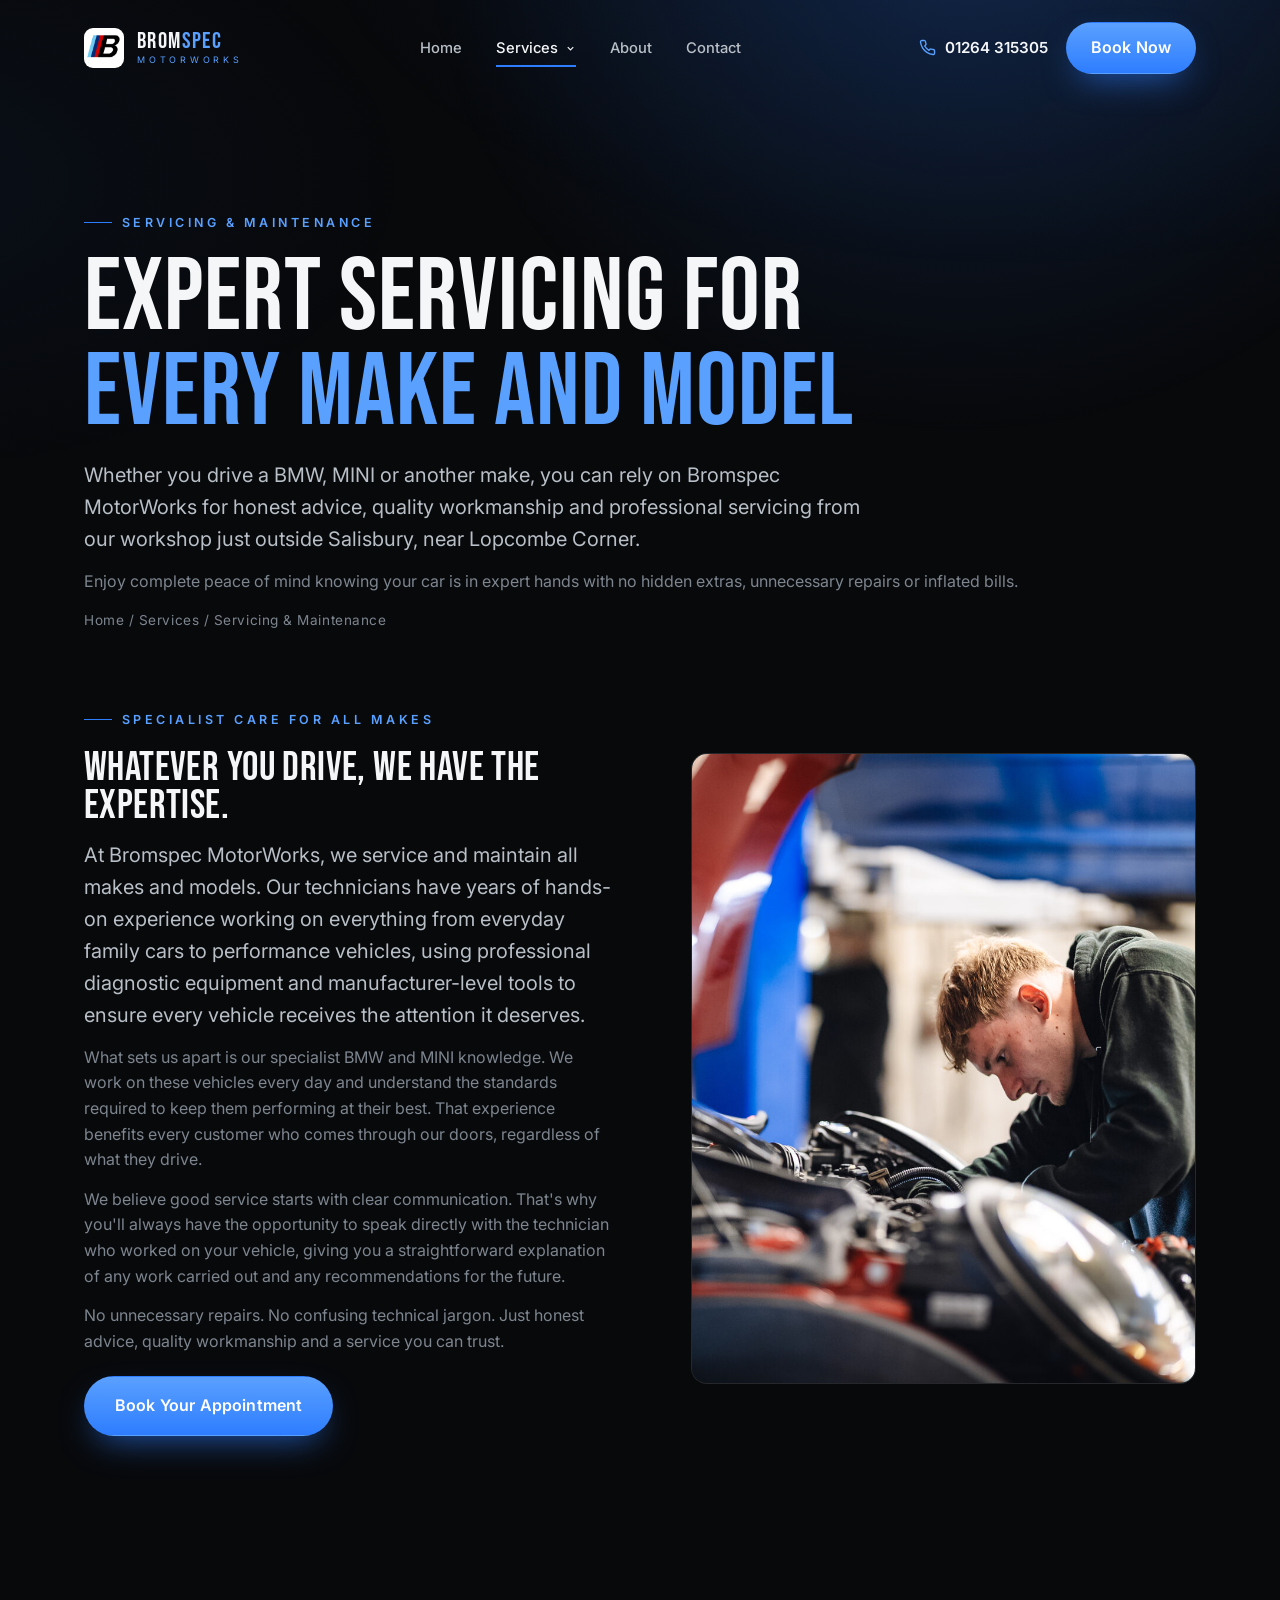
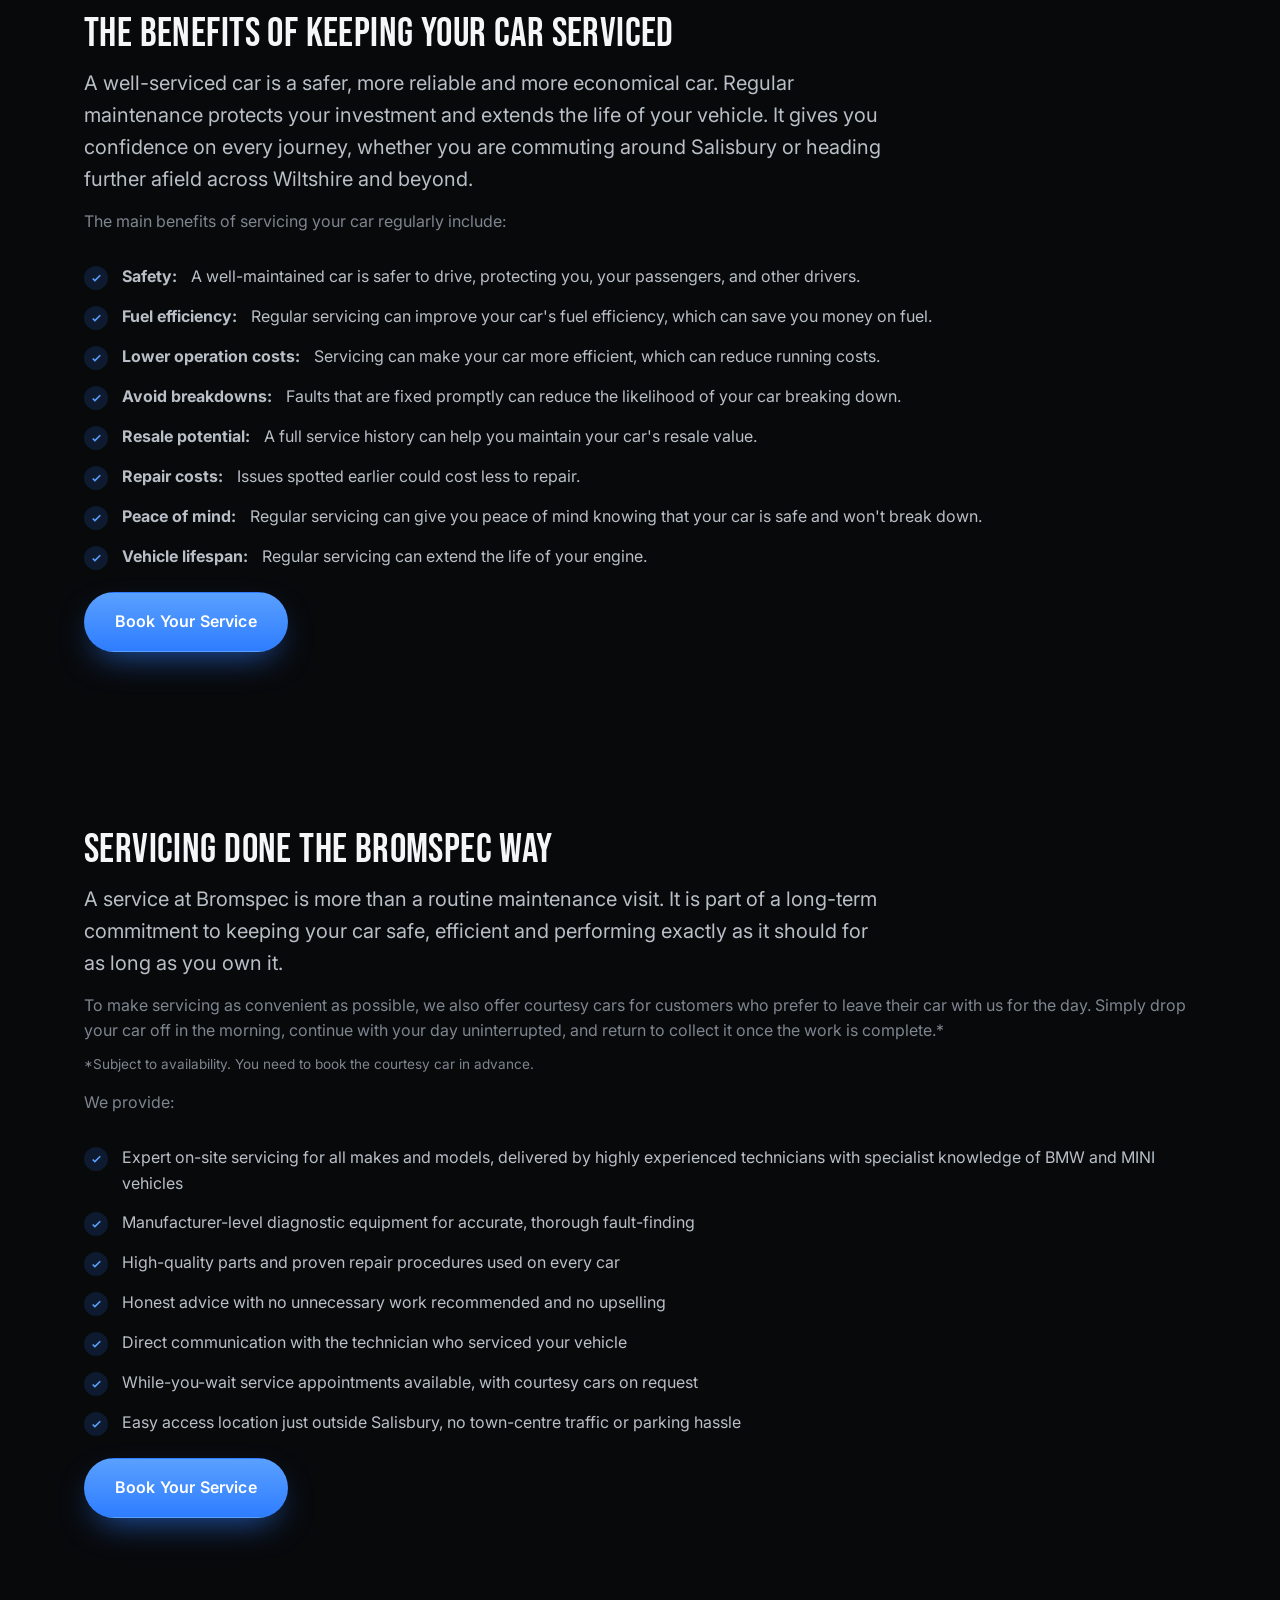
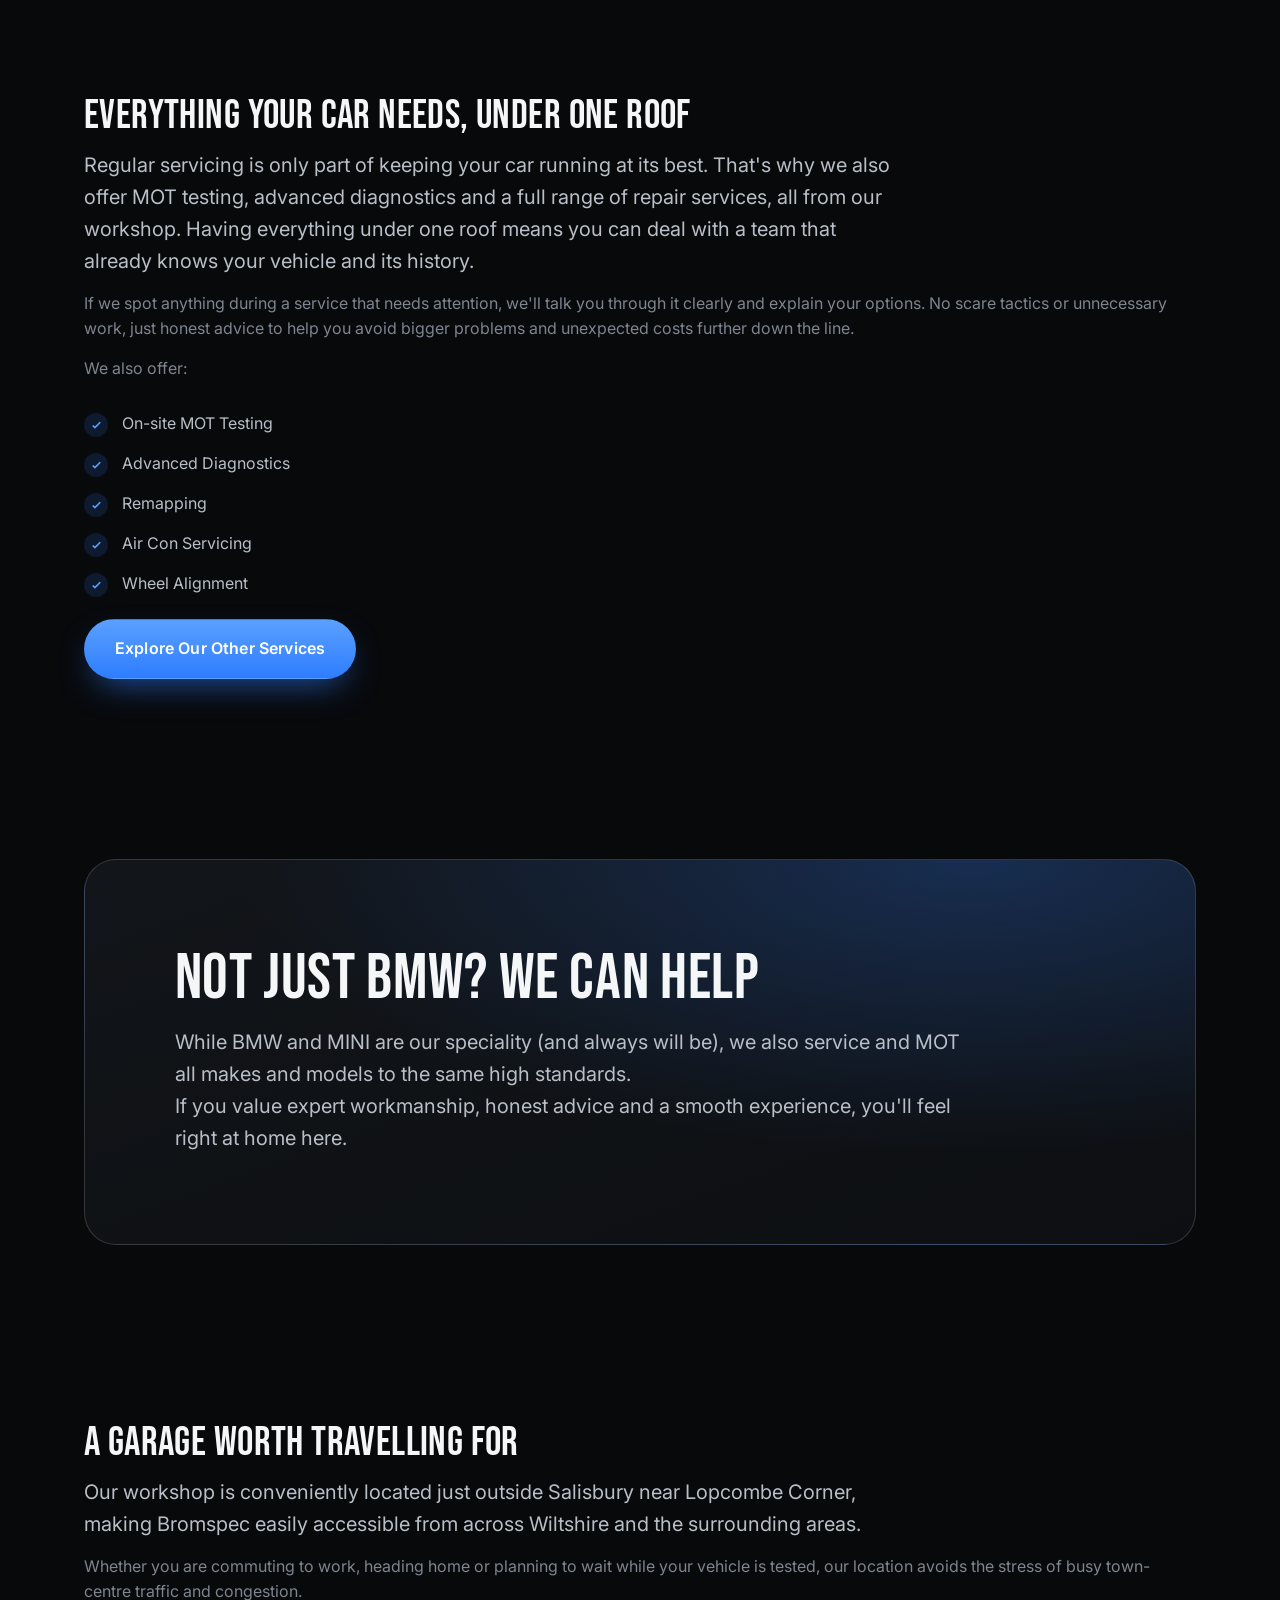
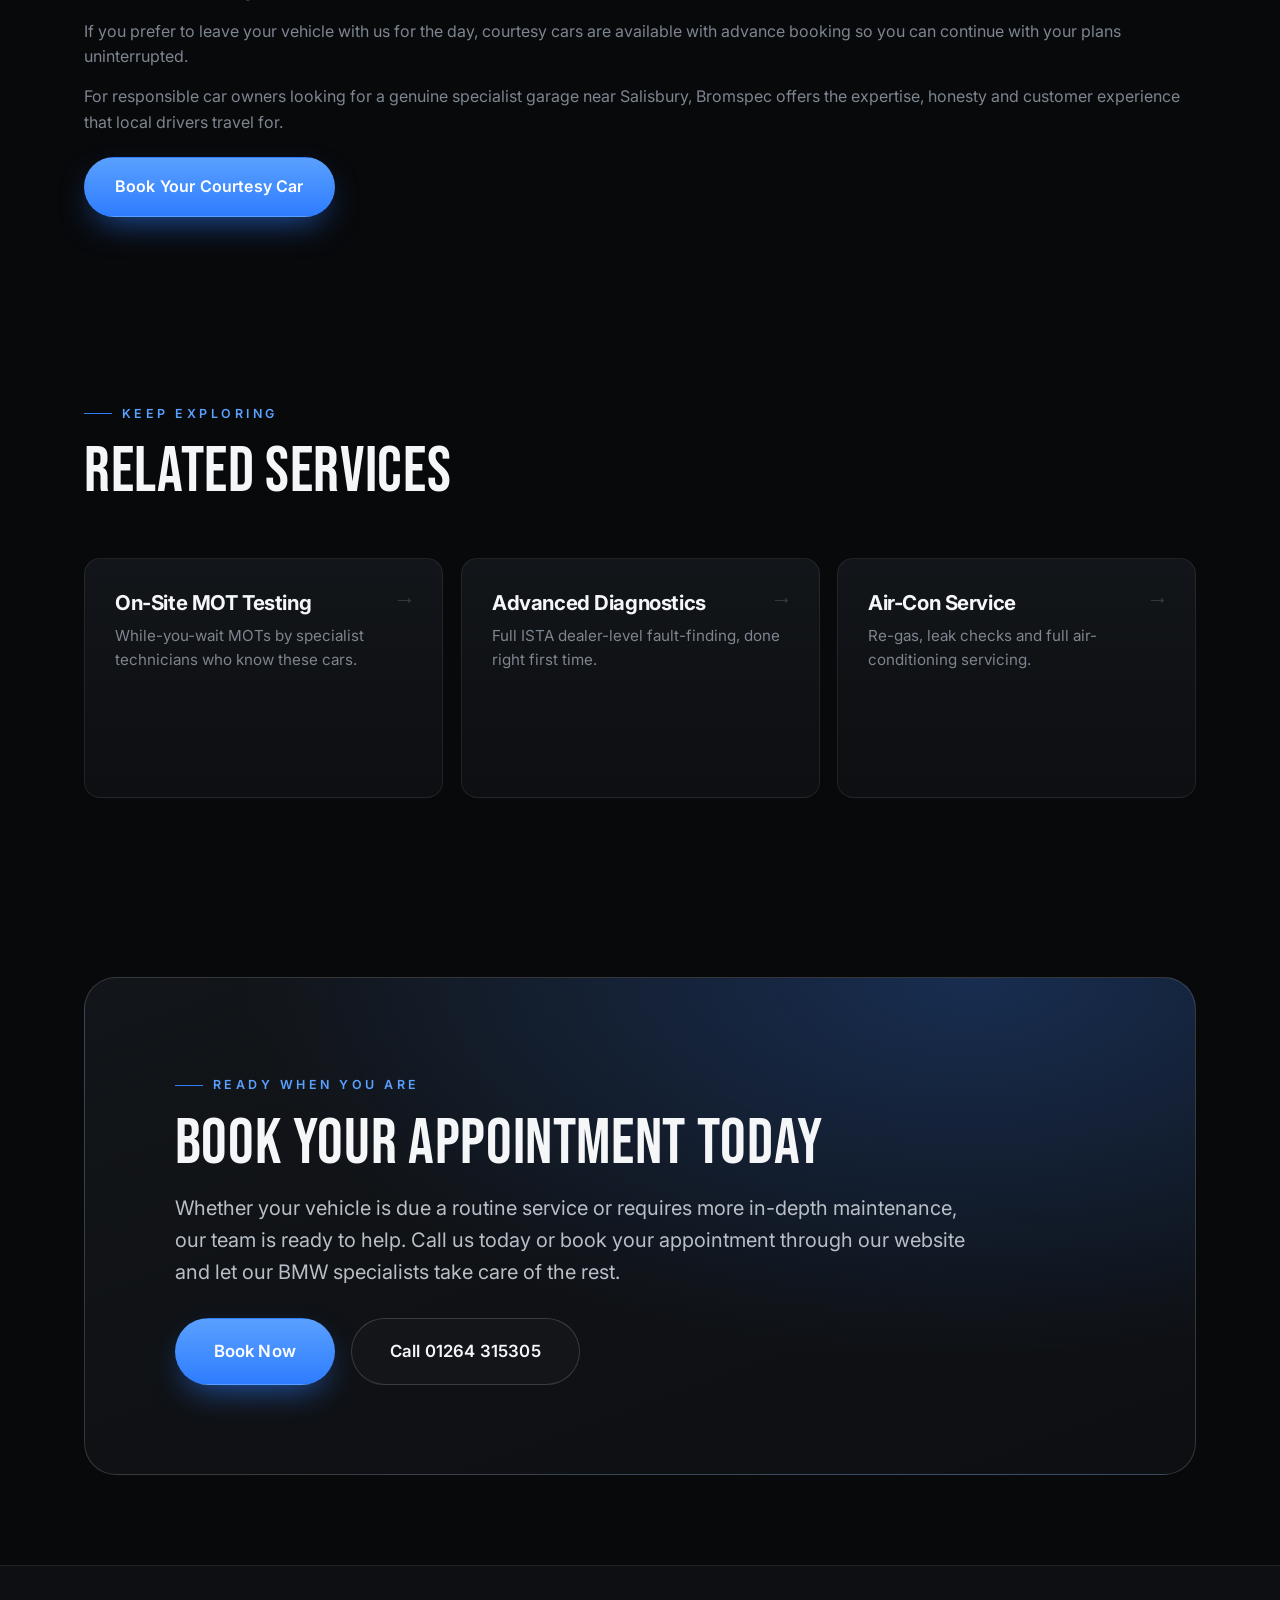
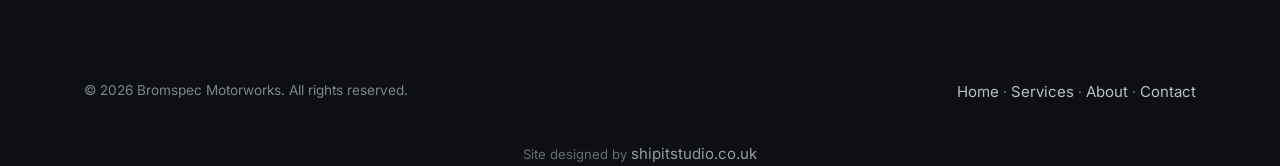
<file: all-makes-servicing.html>
<!DOCTYPE html>
<html lang="en-GB">
<head>
<meta charset="UTF-8" />
<!-- Google Tag Manager -->
<script>(function(w,d,s,l,i){w[l]=w[l]||[];w[l].push({'gtm.start':
new Date().getTime(),event:'gtm.js'});var f=d.getElementsByTagName(s)[0],
j=d.createElement(s),dl=l!='dataLayer'?'&l='+l:'';j.async=true;j.src=
'https://www.googletagmanager.com/gtm.js?id='+i+dl;f.parentNode.insertBefore(j,f);
})(window,document,'script','dataLayer','GTM-MNSMN5FG');</script>
<!-- End Google Tag Manager -->
<meta name="viewport" content="width=device-width, initial-scale=1" />
<title>Car Servicing &amp; Maintenance in Salisbury | Bromspec Motorworks</title>
<meta name="description" content="BMW, MINI and all-makes car servicing near Salisbury. Manufacturer-level schedules, quality parts and honest advice. Courtesy cars and finance available." />
<link rel="canonical" href="https://www.bromspec.co.uk/all-makes-servicing" />
<meta name="robots" content="index, follow" />
<meta property="og:type" content="website" />
<meta property="og:site_name" content="Bromspec Motorworks" />
<meta property="og:locale" content="en_GB" />
<meta property="og:title" content="Car Servicing &amp; Maintenance in Salisbury | Bromspec Motorworks" />
<meta property="og:description" content="BMW, MINI and all-makes car servicing near Salisbury. Manufacturer-level schedules, quality parts, honest advice." />
<meta property="og:url" content="https://www.bromspec.co.uk/all-makes-servicing" />
<meta property="og:image" content="https://www.bromspec.co.uk/images/service-servicing.jpg" />
<meta name="twitter:card" content="summary_large_image" />
<meta name="twitter:image" content="https://www.bromspec.co.uk/images/service-servicing.jpg" />
<link rel="manifest" href="/manifest.webmanifest" />
<meta name="theme-color" content="#08090b" />
<meta name="apple-mobile-web-app-capable" content="yes" />
<meta name="mobile-web-app-capable" content="yes" />
<meta name="apple-mobile-web-app-status-bar-style" content="black-translucent" />
<meta name="apple-mobile-web-app-title" content="Bromspec" />
<script>if("serviceWorker" in navigator){addEventListener("load",function(){navigator.serviceWorker.register("/sw.js").catch(function(){})});}</script>
<link rel="preconnect" href="https://fonts.googleapis.com" />
<link rel="preconnect" href="https://fonts.gstatic.com" crossorigin />
<link href="https://fonts.googleapis.com/css2?family=Bebas+Neue&family=Inter:wght@400;500;600;700&display=swap" rel="stylesheet" />
<link rel="icon" type="image/png" href="favicon.png" />
<link rel="apple-touch-icon" href="images/logo.png" />
<link rel="stylesheet" href="assets/css/style.css" />
<script type="application/ld+json">
{
  "@context": "https://schema.org",
  "@type": "BreadcrumbList",
  "itemListElement": [
    { "@type": "ListItem", "position": 1, "name": "Home", "item": "https://www.bromspec.co.uk/" },
    { "@type": "ListItem", "position": 2, "name": "Services", "item": "https://www.bromspec.co.uk/services" },
    { "@type": "ListItem", "position": 3, "name": "Servicing & Maintenance", "item": "https://www.bromspec.co.uk/all-makes-servicing" }
  ]
}
</script>
<script type="application/ld+json">
{
  "@context": "https://schema.org",
  "@type": "Service",
  "serviceType": "Car Servicing",
  "name": "Servicing & Maintenance",
  "description": "Manufacturer-level car servicing and maintenance for BMW, MINI and all makes near Salisbury, using approved procedures and quality parts.",
  "url": "https://www.bromspec.co.uk/all-makes-servicing",
  "areaServed": ["Salisbury", "Amesbury", "Winchester", "Andover", "Wiltshire"],
  "provider": {
    "@type": "AutoRepair",
    "name": "Bromspec Motorworks",
    "@id": "https://www.bromspec.co.uk/#business",
    "telephone": "+44 1264 315305",
    "url": "https://www.bromspec.co.uk/",
    "address": {
      "@type": "PostalAddress",
      "streetAddress": "Unit 3a, Bunas Business Park, Hollom Down Road, Lopcombe",
      "addressLocality": "Salisbury",
      "addressRegion": "Wiltshire",
      "postalCode": "SP5 1BP",
      "addressCountry": "GB"
    }
  }
}
</script>
</head>
<body>
<!-- Google Tag Manager (noscript) -->
<noscript><iframe src="https://www.googletagmanager.com/ns.html?id=GTM-MNSMN5FG"
height="0" width="0" style="display:none;visibility:hidden"></iframe></noscript>
<!-- End Google Tag Manager (noscript) -->

<a class="skip-link" href="#main">Skip to content</a>

<header class="nav" id="nav">
  <div class="container nav__inner">
    <a class="brand" href="/" aria-label="Bromspec Motorworks home">
      <svg class="brand__mark" viewBox="0 0 48 48" fill="none" xmlns="http://www.w3.org/2000/svg" aria-hidden="true" focusable="false"><circle cx="24" cy="24" r="22" stroke="#5aa0ff" stroke-width="2"/><path d="M24 4v40M4 24h40" stroke="#2e7dff" stroke-width="1.4" opacity=".5"/><path d="M24 24 A20 20 0 0 1 44 24 Z" fill="#2e7dff" opacity=".9"/><path d="M24 24 A20 20 0 0 1 4 24 Z" fill="#2e7dff" opacity=".9"/></svg>
      <span class="brand__name">BROM<span>SPEC</span><span class="brand__sub">MOTORWORKS</span></span>
    </a>
    <nav class="nav__menu" aria-label="Primary">
      <ul class="nav__links">
        <li><a href="/">Home</a></li>
        <li class="nav__item--dropdown">
          <a href="/services" class="active" aria-current="page" aria-haspopup="true">Services<svg class="nav__chevron" viewBox="0 0 24 24" fill="none" stroke="currentColor" stroke-width="2.5" aria-hidden="true" focusable="false"><path d="m6 9 6 6 6-6"/></svg></a>
          <ul class="nav__submenu" aria-label="Services submenu">
            <li><a href="/services">All Services</a></li>
            <li><a href="/on-site-mot-testing">On-Site MOT Testing</a></li>
            <li><a href="/advanced-diagnostics">Advanced Diagnostics</a></li>
            <li><a href="/all-makes-servicing">All Makes Servicing</a></li>
            <li><a href="/remapping">Remapping</a></li>
            <li><a href="/four-wheel-alignment">Four-Wheel Alignment</a></li>
            <li><a href="/dpf-clean">DPF Clean</a></li>
            <li><a href="/air-con-service">Air-Con Service</a></li>
            <li><a href="/free-courtesy-car">Free Courtesy Car</a></li>
            <li><a href="/interest-free-finance">Interest-Free Finance</a></li>
          </ul>
        </li>
        <li><a href="/about">About</a></li>
        <li><a href="/contact">Contact</a></li>
      </ul>
      <a class="nav__phone nav__phone--menu" href="tel:+441264315305"><svg viewBox="0 0 24 24" fill="none" stroke="currentColor" stroke-width="2" aria-hidden="true" focusable="false"><path d="M22 16.92v3a2 2 0 0 1-2.18 2 19.79 19.79 0 0 1-8.63-3.07 19.5 19.5 0 0 1-6-6 19.79 19.79 0 0 1-3.07-8.67A2 2 0 0 1 4.11 2h3a2 2 0 0 1 2 1.72c.13.96.36 1.9.69 2.81a2 2 0 0 1-.45 2.11L8.09 9.91a16 16 0 0 0 6 6l1.27-1.27a2 2 0 0 1 2.11-.45c.91.33 1.85.56 2.81.69A2 2 0 0 1 22 16.92Z"/></svg>01264 315305</a>
    </nav>
    <div class="nav__cta">
      <a class="nav__phone nav__phone--cta" href="tel:+441264315305"><svg viewBox="0 0 24 24" fill="none" stroke="currentColor" stroke-width="2" aria-hidden="true" focusable="false"><path d="M22 16.92v3a2 2 0 0 1-2.18 2 19.79 19.79 0 0 1-8.63-3.07 19.5 19.5 0 0 1-6-6 19.79 19.79 0 0 1-3.07-8.67A2 2 0 0 1 4.11 2h3a2 2 0 0 1 2 1.72c.13.96.36 1.9.69 2.81a2 2 0 0 1-.45 2.11L8.09 9.91a16 16 0 0 0 6 6l1.27-1.27a2 2 0 0 1 2.11-.45c.91.33 1.85.56 2.81.69A2 2 0 0 1 22 16.92Z"/></svg>01264 315305</a>
      <a class="btn btn-primary" href="/contact" style="--pad:12px 24px">Book Now</a>
      <button class="nav__burger" aria-label="Menu" aria-expanded="false" aria-controls="nav"><span></span><span></span><span></span></button>
    </div>
  </div>
</header>

<main id="main">

<section class="pagehead">
  <div class="container" data-reveal>
    <span class="eyebrow">Servicing &amp; Maintenance</span>
    <h1 class="display h-xl">Expert Servicing for<br><span class="accent-text">Every Make and Model</span></h1>
    <p class="lead" style="margin-top:18px">Whether you drive a BMW, MINI or another make, you can rely on Bromspec MotorWorks for honest advice, quality workmanship and professional servicing from our workshop just outside Salisbury, near Lopcombe Corner.</p>
    <p class="muted" style="margin-top:14px">Enjoy complete peace of mind knowing your car is in expert hands with no hidden extras, unnecessary repairs or inflated bills.</p>
    <p class="crumb"><a href="/">Home</a> / <a href="/services">Services</a> / Servicing &amp; Maintenance</p>
  </div>
</section>

<section class="section section--tight" style="padding-top:0">
  <div class="container split">
    <div data-reveal>
      <span class="eyebrow">Specialist Care for All Makes</span>
      <h2 class="display h-md">Whatever You Drive, We Have the Expertise.</h2>
      <p class="lead" style="margin-top:14px">At Bromspec MotorWorks, we service and maintain all makes and models. Our technicians have years of hands-on experience working on everything from everyday family cars to performance vehicles, using professional diagnostic equipment and manufacturer-level tools to ensure every vehicle receives the attention it deserves.</p>
      <p class="muted" style="margin-top:14px">What sets us apart is our specialist BMW and MINI knowledge. We work on these vehicles every day and understand the standards required to keep them performing at their best. That experience benefits every customer who comes through our doors, regardless of what they drive.</p>
      <p class="muted" style="margin-top:14px">We believe good service starts with clear communication. That's why you'll always have the opportunity to speak directly with the technician who worked on your vehicle, giving you a straightforward explanation of any work carried out and any recommendations for the future.</p>
      <p class="muted" style="margin-top:14px">No unnecessary repairs. No confusing technical jargon. Just honest advice, quality workmanship and a service you can trust.</p>
      <div class="hero__actions" style="margin-top:22px">
        <a class="btn btn-primary" href="/contact">Book Your Appointment</a>
      </div>
    </div>
    <div class="split__media" data-reveal data-reveal-delay="1">
      <img src="images/service-servicing.jpg" alt="Car servicing at Bromspec Motorworks near Salisbury" width="800" height="1000" loading="lazy" decoding="async" onerror="this.style.display='none'" />
    </div>
  </div>
</section>

<section class="section section--tight">
  <div class="container" data-reveal>
    <h2 class="display h-md">The Benefits of Keeping Your Car Serviced</h2>
    <p class="lead" style="margin-top:14px">A well-serviced car is a safer, more reliable and more economical car. Regular maintenance protects your investment and extends the life of your vehicle. It gives you confidence on every journey, whether you are commuting around Salisbury or heading further afield across Wiltshire and beyond.</p>
    <p class="muted" style="margin-top:14px">The main benefits of servicing your car regularly include:</p>
    <ul class="feature-list">
      <li><span class="tick"><svg viewBox="0 0 24 24" fill="none" stroke="currentColor" stroke-width="3" aria-hidden="true" focusable="false"><path d="M5 12l4 4L19 6"/></svg></span> <strong>Safety:</strong> A well-maintained car is safer to drive, protecting you, your passengers, and other drivers.</li>
      <li><span class="tick"><svg viewBox="0 0 24 24" fill="none" stroke="currentColor" stroke-width="3" aria-hidden="true" focusable="false"><path d="M5 12l4 4L19 6"/></svg></span> <strong>Fuel efficiency:</strong> Regular servicing can improve your car's fuel efficiency, which can save you money on fuel.</li>
      <li><span class="tick"><svg viewBox="0 0 24 24" fill="none" stroke="currentColor" stroke-width="3" aria-hidden="true" focusable="false"><path d="M5 12l4 4L19 6"/></svg></span> <strong>Lower operation costs:</strong> Servicing can make your car more efficient, which can reduce running costs.</li>
      <li><span class="tick"><svg viewBox="0 0 24 24" fill="none" stroke="currentColor" stroke-width="3" aria-hidden="true" focusable="false"><path d="M5 12l4 4L19 6"/></svg></span> <strong>Avoid breakdowns:</strong> Faults that are fixed promptly can reduce the likelihood of your car breaking down.</li>
      <li><span class="tick"><svg viewBox="0 0 24 24" fill="none" stroke="currentColor" stroke-width="3" aria-hidden="true" focusable="false"><path d="M5 12l4 4L19 6"/></svg></span> <strong>Resale potential:</strong> A full service history can help you maintain your car's resale value.</li>
      <li><span class="tick"><svg viewBox="0 0 24 24" fill="none" stroke="currentColor" stroke-width="3" aria-hidden="true" focusable="false"><path d="M5 12l4 4L19 6"/></svg></span> <strong>Repair costs:</strong> Issues spotted earlier could cost less to repair.</li>
      <li><span class="tick"><svg viewBox="0 0 24 24" fill="none" stroke="currentColor" stroke-width="3" aria-hidden="true" focusable="false"><path d="M5 12l4 4L19 6"/></svg></span> <strong>Peace of mind:</strong> Regular servicing can give you peace of mind knowing that your car is safe and won't break down.</li>
      <li><span class="tick"><svg viewBox="0 0 24 24" fill="none" stroke="currentColor" stroke-width="3" aria-hidden="true" focusable="false"><path d="M5 12l4 4L19 6"/></svg></span> <strong>Vehicle lifespan:</strong> Regular servicing can extend the life of your engine.</li>
    </ul>
    <div class="hero__actions" style="margin-top:22px">
      <a class="btn btn-primary" href="/contact">Book Your Service</a>
    </div>
  </div>
</section>

<section class="section section--tight">
  <div class="container" data-reveal>
    <h2 class="display h-md">Servicing Done the Bromspec Way</h2>
    <p class="lead" style="margin-top:14px">A service at Bromspec is more than a routine maintenance visit. It is part of a long-term commitment to keeping your car safe, efficient and performing exactly as it should for as long as you own it.</p>
    <p class="muted" style="margin-top:14px">To make servicing as convenient as possible, we also offer courtesy cars for customers who prefer to leave their car with us for the day. Simply drop your car off in the morning, continue with your day uninterrupted, and return to collect it once the work is complete.*</p>
    <p class="muted" style="margin-top:10px;font-size:.85rem">*Subject to availability. You need to book the courtesy car in advance.</p>
    <p class="muted" style="margin-top:14px">We provide:</p>
    <ul class="feature-list">
      <li><span class="tick"><svg viewBox="0 0 24 24" fill="none" stroke="currentColor" stroke-width="3" aria-hidden="true" focusable="false"><path d="M5 12l4 4L19 6"/></svg></span> Expert on-site servicing for all makes and models, delivered by highly experienced technicians with specialist knowledge of BMW and MINI vehicles</li>
      <li><span class="tick"><svg viewBox="0 0 24 24" fill="none" stroke="currentColor" stroke-width="3" aria-hidden="true" focusable="false"><path d="M5 12l4 4L19 6"/></svg></span> Manufacturer-level diagnostic equipment for accurate, thorough fault-finding</li>
      <li><span class="tick"><svg viewBox="0 0 24 24" fill="none" stroke="currentColor" stroke-width="3" aria-hidden="true" focusable="false"><path d="M5 12l4 4L19 6"/></svg></span> High-quality parts and proven repair procedures used on every car</li>
      <li><span class="tick"><svg viewBox="0 0 24 24" fill="none" stroke="currentColor" stroke-width="3" aria-hidden="true" focusable="false"><path d="M5 12l4 4L19 6"/></svg></span> Honest advice with no unnecessary work recommended and no upselling</li>
      <li><span class="tick"><svg viewBox="0 0 24 24" fill="none" stroke="currentColor" stroke-width="3" aria-hidden="true" focusable="false"><path d="M5 12l4 4L19 6"/></svg></span> Direct communication with the technician who serviced your vehicle</li>
      <li><span class="tick"><svg viewBox="0 0 24 24" fill="none" stroke="currentColor" stroke-width="3" aria-hidden="true" focusable="false"><path d="M5 12l4 4L19 6"/></svg></span> While-you-wait service appointments available, with courtesy cars on request</li>
      <li><span class="tick"><svg viewBox="0 0 24 24" fill="none" stroke="currentColor" stroke-width="3" aria-hidden="true" focusable="false"><path d="M5 12l4 4L19 6"/></svg></span> Easy access location just outside Salisbury, no town-centre traffic or parking hassle</li>
    </ul>
    <div class="hero__actions" style="margin-top:22px">
      <a class="btn btn-primary" href="/contact">Book Your Service</a>
    </div>
  </div>
</section>

<section class="section section--tight">
  <div class="container" data-reveal>
    <h2 class="display h-md">Everything Your Car Needs, Under One Roof</h2>
    <p class="lead" style="margin-top:14px">Regular servicing is only part of keeping your car running at its best. That's why we also offer MOT testing, advanced diagnostics and a full range of repair services, all from our workshop. Having everything under one roof means you can deal with a team that already knows your vehicle and its history.</p>
    <p class="muted" style="margin-top:14px">If we spot anything during a service that needs attention, we'll talk you through it clearly and explain your options. No scare tactics or unnecessary work, just honest advice to help you avoid bigger problems and unexpected costs further down the line.</p>
    <p class="muted" style="margin-top:14px">We also offer:</p>
    <ul class="feature-list">
      <li><span class="tick"><svg viewBox="0 0 24 24" fill="none" stroke="currentColor" stroke-width="3" aria-hidden="true" focusable="false"><path d="M5 12l4 4L19 6"/></svg></span> On-site MOT Testing</li>
      <li><span class="tick"><svg viewBox="0 0 24 24" fill="none" stroke="currentColor" stroke-width="3" aria-hidden="true" focusable="false"><path d="M5 12l4 4L19 6"/></svg></span> Advanced Diagnostics</li>
      <li><span class="tick"><svg viewBox="0 0 24 24" fill="none" stroke="currentColor" stroke-width="3" aria-hidden="true" focusable="false"><path d="M5 12l4 4L19 6"/></svg></span> Remapping</li>
      <li><span class="tick"><svg viewBox="0 0 24 24" fill="none" stroke="currentColor" stroke-width="3" aria-hidden="true" focusable="false"><path d="M5 12l4 4L19 6"/></svg></span> Air Con Servicing</li>
      <li><span class="tick"><svg viewBox="0 0 24 24" fill="none" stroke="currentColor" stroke-width="3" aria-hidden="true" focusable="false"><path d="M5 12l4 4L19 6"/></svg></span> Wheel Alignment</li>
    </ul>
    <div class="hero__actions" style="margin-top:22px">
      <a class="btn btn-primary" href="/services">Explore Our Other Services</a>
    </div>
  </div>
</section>

<section class="section section--tight">
  <div class="container">
    <div class="cta-band" data-reveal>
      <h2 class="display h-lg">Not Just BMW? We Can Help</h2>
      <p class="lead">While BMW and MINI are our speciality (and always will be), we also service and MOT all makes and models to the same high standards.</p>
      <p class="lead">If you value expert workmanship, honest advice and a smooth experience, you'll feel right at home here.</p>
    </div>
  </div>
</section>

<section class="section section--tight">
  <div class="container" data-reveal>
    <h2 class="display h-md">A Garage Worth Travelling For</h2>
    <p class="lead" style="margin-top:14px">Our workshop is conveniently located just outside Salisbury near Lopcombe Corner, making Bromspec easily accessible from across Wiltshire and the surrounding areas.</p>
    <p class="muted" style="margin-top:14px">Whether you are commuting to work, heading home or planning to wait while your vehicle is tested, our location avoids the stress of busy town-centre traffic and congestion.</p>
    <p class="muted" style="margin-top:14px">If you prefer to leave your vehicle with us for the day, courtesy cars are available with advance booking so you can continue with your plans uninterrupted.</p>
    <p class="muted" style="margin-top:14px">For responsible car owners looking for a genuine specialist garage near Salisbury, Bromspec offers the expertise, honesty and customer experience that local drivers travel for.</p>
    <div class="hero__actions" style="margin-top:22px">
      <a class="btn btn-primary" href="/contact">Book Your Courtesy Car</a>
    </div>
  </div>
</section>

<section class="section section--tight">
  <div class="container">
    <div data-reveal>
      <span class="eyebrow">Keep exploring</span>
      <h2 class="display h-lg">Related services</h2>
    </div>
    <div class="svc-grid">
      <a class="svc-card" data-reveal href="/on-site-mot-testing"><span class="svc-card__num">→</span><h3>On-Site MOT Testing</h3><p>While-you-wait MOTs by specialist technicians who know these cars.</p></a>
      <a class="svc-card" data-reveal data-reveal-delay="1" href="/advanced-diagnostics"><span class="svc-card__num">→</span><h3>Advanced Diagnostics</h3><p>Full ISTA dealer-level fault-finding, done right first time.</p></a>
      <a class="svc-card" data-reveal data-reveal-delay="2" href="/air-con-service"><span class="svc-card__num">→</span><h3>Air-Con Service</h3><p>Re-gas, leak checks and full air-conditioning servicing.</p></a>
    </div>
  </div>
</section>

<section class="section section--tight">
  <div class="container">
    <div class="cta-band" data-reveal>
      <span class="eyebrow">Ready when you are</span>
      <h2 class="display h-lg">Book Your Appointment Today</h2>
      <p class="lead">Whether your vehicle is due a routine service or requires more in-depth maintenance, our team is ready to help. Call us today or book your appointment through our website and let our BMW specialists take care of the rest.</p>
      <div class="hero__actions">
        <a class="btn btn-primary btn-lg" href="/contact">Book Now</a>
        <a class="btn btn-ghost btn-lg" href="tel:+441264315305">Call 01264 315305</a>
      </div>
    </div>
  </div>
</section>

</main>

<footer class="footer">
  <div class="container">
    <div class="footer__bar" style="border-top:none">
      <span>© <span data-year>2026</span> Bromspec Motorworks. All rights reserved.</span>
      <span><a href="/" style="color:var(--text-soft)">Home</a> · <a href="/services" style="color:var(--text-soft)">Services</a> · <a href="/about" style="color:var(--text-soft)">About</a> · <a href="/contact" style="color:var(--text-soft)">Contact</a></span>
    </div>
    <p class="muted" style="text-align:center;font-size:.82rem;margin-top:14px;opacity:.8">Site designed by <a href="https://shipitstudio.co.uk" target="_blank" rel="noopener" style="color:var(--text-soft)">shipitstudio.co.uk</a></p>
  </div>
</footer>

<script src="assets/js/brands.js"></script>
<script src="assets/js/main.js"></script>
</body>
</html>
</file>
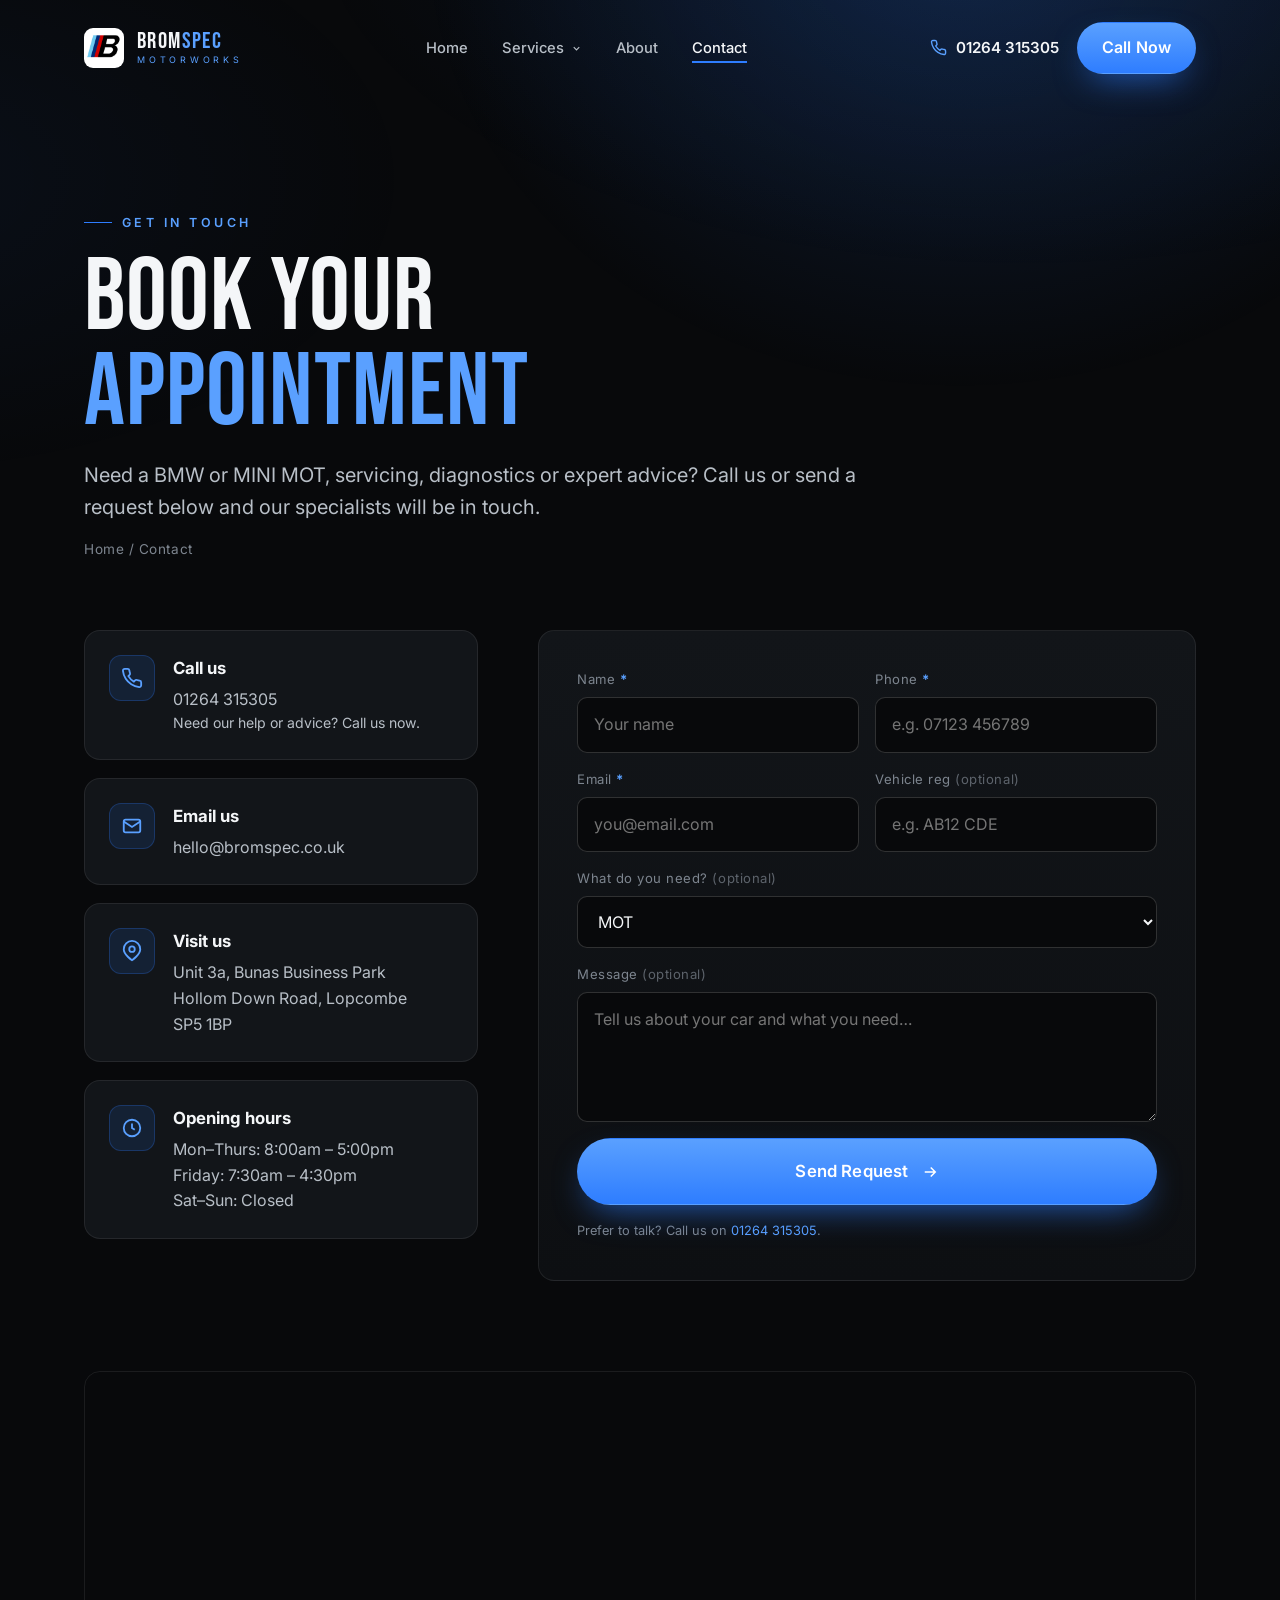
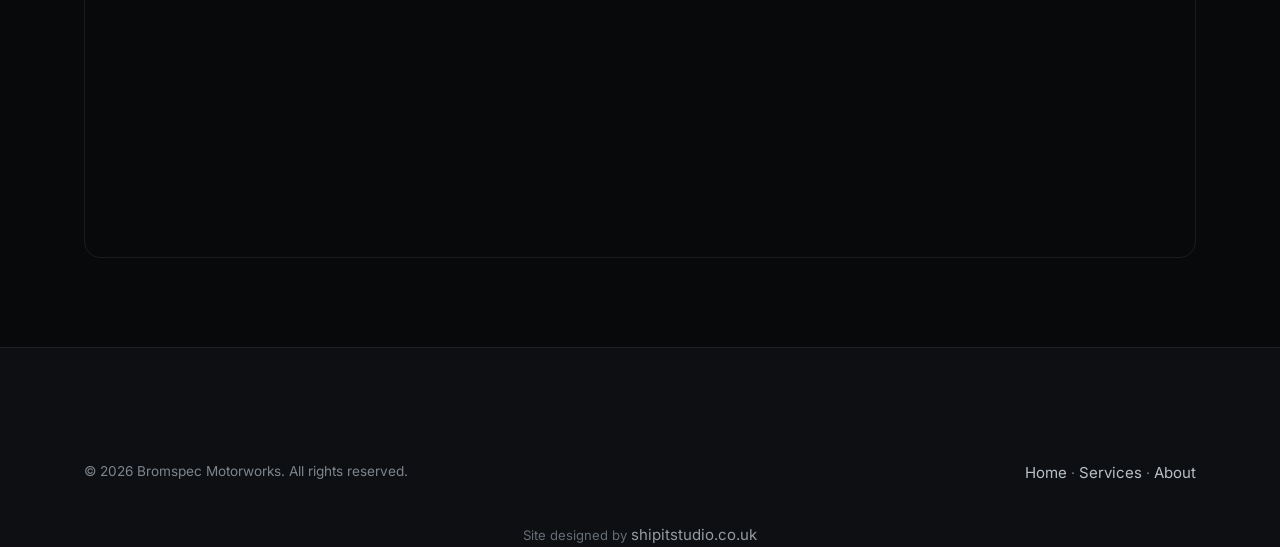
<file: contact.html>
<!DOCTYPE html>
<html lang="en-GB">
<head>
<meta charset="UTF-8" />
<!-- Google Tag Manager -->
<script>(function(w,d,s,l,i){w[l]=w[l]||[];w[l].push({'gtm.start':
new Date().getTime(),event:'gtm.js'});var f=d.getElementsByTagName(s)[0],
j=d.createElement(s),dl=l!='dataLayer'?'&l='+l:'';j.async=true;j.src=
'https://www.googletagmanager.com/gtm.js?id='+i+dl;f.parentNode.insertBefore(j,f);
})(window,document,'script','dataLayer','GTM-MNSMN5FG');</script>
<!-- End Google Tag Manager -->
<meta name="viewport" content="width=device-width, initial-scale=1" />
<title>Contact &amp; Book — Bromspec Motorworks · Lopcombe, Salisbury</title>
<meta name="description" content="Book your BMW or MINI MOT, service or diagnostic at Bromspec Motorworks. Unit 3a, Bunas Business Park, Hollom Down Road, Lopcombe, SP5 1BP. Call 01264 315305." />
<link rel="canonical" href="https://www.bromspec.co.uk/contact" />
<meta name="robots" content="index, follow" />
<meta property="og:type" content="website" />
<meta property="og:site_name" content="Bromspec Motorworks" />
<meta property="og:locale" content="en_GB" />
<meta property="og:title" content="Contact &amp; Book — Bromspec Motorworks · Lopcombe, Salisbury" />
<meta property="og:description" content="Book your BMW or MINI MOT, service, diagnostics or repair. Call 01264 315305 or send an enquiry — Lopcombe, near Salisbury." />
<meta property="og:url" content="https://www.bromspec.co.uk/contact" />
<meta property="og:image" content="https://www.bromspec.co.uk/images/hero.jpg" />
<meta name="twitter:card" content="summary_large_image" />
<meta name="twitter:image" content="https://www.bromspec.co.uk/images/hero.jpg" />
<link rel="manifest" href="/manifest.webmanifest" />
<meta name="theme-color" content="#08090b" />
<meta name="apple-mobile-web-app-capable" content="yes" />
<meta name="mobile-web-app-capable" content="yes" />
<meta name="apple-mobile-web-app-status-bar-style" content="black-translucent" />
<meta name="apple-mobile-web-app-title" content="Bromspec" />
<script>if("serviceWorker" in navigator){addEventListener("load",function(){navigator.serviceWorker.register("/sw.js").catch(function(){})});}</script>
<link rel="preconnect" href="https://fonts.googleapis.com" />
<link rel="preconnect" href="https://fonts.gstatic.com" crossorigin />
<link href="https://fonts.googleapis.com/css2?family=Bebas+Neue&family=Inter:wght@400;500;600;700&display=swap" rel="stylesheet" />
<link rel="icon" type="image/png" href="favicon.png" />
<link rel="apple-touch-icon" href="images/logo.png" />
<link rel="stylesheet" href="assets/css/style.css" />
<script type="application/ld+json">
{
  "@context": "https://schema.org",
  "@type": "BreadcrumbList",
  "itemListElement": [
    { "@type": "ListItem", "position": 1, "name": "Home", "item": "https://www.bromspec.co.uk/" },
    { "@type": "ListItem", "position": 2, "name": "Contact", "item": "https://www.bromspec.co.uk/contact" }
  ]
}
</script>
<script type="application/ld+json">
{
  "@context": "https://schema.org",
  "@type": "ContactPage",
  "url": "https://www.bromspec.co.uk/contact",
  "mainEntity": {
    "@type": "AutoRepair",
    "name": "Bromspec Motorworks",
    "telephone": "+44 1264 315305",
    "email": "hello@bromspec.co.uk",
    "address": {
      "@type": "PostalAddress",
      "streetAddress": "Unit 3a, Bunas Business Park, Hollom Down Road, Lopcombe",
      "addressLocality": "Salisbury",
      "addressRegion": "Wiltshire",
      "postalCode": "SP5 1BP",
      "addressCountry": "GB"
    },
    "contactPoint": {
      "@type": "ContactPoint",
      "telephone": "+44 1264 315305",
      "email": "hello@bromspec.co.uk",
      "contactType": "customer service",
      "areaServed": "GB",
      "availableLanguage": "English"
    }
  }
}
</script>
</head>
<body>
<!-- Google Tag Manager (noscript) -->
<noscript><iframe src="https://www.googletagmanager.com/ns.html?id=GTM-MNSMN5FG"
height="0" width="0" style="display:none;visibility:hidden"></iframe></noscript>
<!-- End Google Tag Manager (noscript) -->

<a class="skip-link" href="#main">Skip to content</a>

<header class="nav" id="nav">
  <div class="container nav__inner">
    <a class="brand" href="/" aria-label="Bromspec Motorworks home">
      <svg class="brand__mark" viewBox="0 0 48 48" fill="none" xmlns="http://www.w3.org/2000/svg" aria-hidden="true" focusable="false"><circle cx="24" cy="24" r="22" stroke="#5aa0ff" stroke-width="2"/><path d="M24 4v40M4 24h40" stroke="#2e7dff" stroke-width="1.4" opacity=".5"/><path d="M24 24 A20 20 0 0 1 44 24 Z" fill="#2e7dff" opacity=".9"/><path d="M24 24 A20 20 0 0 1 4 24 Z" fill="#2e7dff" opacity=".9"/></svg>
      <span class="brand__name">BROM<span>SPEC</span><span class="brand__sub">MOTORWORKS</span></span>
    </a>
    <nav class="nav__menu" aria-label="Primary">
      <ul class="nav__links">
        <li><a href="/">Home</a></li>
        <li class="nav__item--dropdown">
          <a href="/services" aria-haspopup="true">Services<svg class="nav__chevron" viewBox="0 0 24 24" fill="none" stroke="currentColor" stroke-width="2.5" aria-hidden="true" focusable="false"><path d="m6 9 6 6 6-6"/></svg></a>
          <ul class="nav__submenu" aria-label="Services submenu">
            <li><a href="/services">All Services</a></li>
            <li><a href="/on-site-mot-testing">On-Site MOT Testing</a></li>
            <li><a href="/advanced-diagnostics">Advanced Diagnostics</a></li>
            <li><a href="/all-makes-servicing">All Makes Servicing</a></li>
            <li><a href="/remapping">Remapping</a></li>
            <li><a href="/four-wheel-alignment">Four-Wheel Alignment</a></li>
            <li><a href="/dpf-clean">DPF Clean</a></li>
            <li><a href="/air-con-service">Air-Con Service</a></li>
            <li><a href="/free-courtesy-car">Free Courtesy Car</a></li>
            <li><a href="/interest-free-finance">Interest-Free Finance</a></li>
          </ul>
        </li>
        <li><a href="/about">About</a></li>
        <li><a href="/contact" class="active" aria-current="page">Contact</a></li>
      </ul>
      <a class="nav__phone nav__phone--menu" href="tel:+441264315305"><svg viewBox="0 0 24 24" fill="none" stroke="currentColor" stroke-width="2" aria-hidden="true" focusable="false"><path d="M22 16.92v3a2 2 0 0 1-2.18 2 19.79 19.79 0 0 1-8.63-3.07 19.5 19.5 0 0 1-6-6 19.79 19.79 0 0 1-3.07-8.67A2 2 0 0 1 4.11 2h3a2 2 0 0 1 2 1.72c.13.96.36 1.9.69 2.81a2 2 0 0 1-.45 2.11L8.09 9.91a16 16 0 0 0 6 6l1.27-1.27a2 2 0 0 1 2.11-.45c.91.33 1.85.56 2.81.69A2 2 0 0 1 22 16.92Z"/></svg>01264 315305</a>
    </nav>
    <div class="nav__cta">
      <a class="nav__phone nav__phone--cta" href="tel:+441264315305"><svg viewBox="0 0 24 24" fill="none" stroke="currentColor" stroke-width="2" aria-hidden="true" focusable="false"><path d="M22 16.92v3a2 2 0 0 1-2.18 2 19.79 19.79 0 0 1-8.63-3.07 19.5 19.5 0 0 1-6-6 19.79 19.79 0 0 1-3.07-8.67A2 2 0 0 1 4.11 2h3a2 2 0 0 1 2 1.72c.13.96.36 1.9.69 2.81a2 2 0 0 1-.45 2.11L8.09 9.91a16 16 0 0 0 6 6l1.27-1.27a2 2 0 0 1 2.11-.45c.91.33 1.85.56 2.81.69A2 2 0 0 1 22 16.92Z"/></svg>01264 315305</a>
      <a class="btn btn-primary" href="tel:+441264315305" style="--pad:12px 24px">Call Now</a>
      <button class="nav__burger" aria-label="Menu" aria-expanded="false" aria-controls="nav"><span></span><span></span><span></span></button>
    </div>
  </div>
</header>

<main id="main">

<section class="pagehead">
  <div class="container" data-reveal>
    <span class="eyebrow">Get in touch</span>
    <h1 class="display h-xl">Book your<br><span class="accent-text">appointment</span></h1>
    <p class="lead" style="margin-top:18px">Need a BMW or MINI MOT, servicing, diagnostics or expert advice? Call us or send a request below and our specialists will be in touch.</p>
    <p class="crumb"><a href="/">Home</a> / Contact</p>
  </div>
</section>

<section class="section section--tight" style="padding-top:0">
  <div class="container contact-grid">
    <div class="contact-info" data-reveal>
      <div class="info-card">
        <span class="info-card__icon"><svg viewBox="0 0 24 24" fill="none" stroke="currentColor" stroke-width="2" aria-hidden="true" focusable="false"><path d="M22 16.92v3a2 2 0 0 1-2.18 2 19.79 19.79 0 0 1-8.63-3.07 19.5 19.5 0 0 1-6-6 19.79 19.79 0 0 1-3.07-8.67A2 2 0 0 1 4.11 2h3a2 2 0 0 1 2 1.72c.13.96.36 1.9.69 2.81a2 2 0 0 1-.45 2.11L8.09 9.91a16 16 0 0 0 6 6l1.27-1.27a2 2 0 0 1 2.11-.45c.91.33 1.85.56 2.81.69A2 2 0 0 1 22 16.92Z"/></svg></span>
        <div><h4>Call us</h4><a href="tel:+441264315305">01264 315305</a><p class="muted" style="font-size:.88rem">Need our help or advice? Call us now.</p></div>
      </div>
      <div class="info-card">
        <span class="info-card__icon"><svg viewBox="0 0 24 24" fill="none" stroke="currentColor" stroke-width="2" aria-hidden="true" focusable="false"><rect x="3" y="5" width="18" height="14" rx="2"/><path d="M3 7l9 6 9-6"/></svg></span>
        <div><h4>Email us</h4><a href="mailto:hello@bromspec.co.uk">hello@bromspec.co.uk</a></div>
      </div>
      <div class="info-card">
        <span class="info-card__icon"><svg viewBox="0 0 24 24" fill="none" stroke="currentColor" stroke-width="2" aria-hidden="true" focusable="false"><path d="M21 10c0 6-9 12-9 12s-9-6-9-12a9 9 0 0 1 18 0Z"/><circle cx="12" cy="10" r="3"/></svg></span>
        <div><h4>Visit us</h4><p>Unit 3a, Bunas Business Park<br>Hollom Down Road, Lopcombe<br>SP5 1BP</p></div>
      </div>
      <div class="info-card">
        <span class="info-card__icon"><svg viewBox="0 0 24 24" fill="none" stroke="currentColor" stroke-width="2" aria-hidden="true" focusable="false"><circle cx="12" cy="12" r="9"/><path d="M12 7v5l3 2"/></svg></span>
        <div><h4>Opening hours</h4><p>Mon–Thurs: 8:00am – 5:00pm<br>Friday: 7:30am – 4:30pm<br>Sat–Sun: Closed</p></div>
      </div>
    </div>

    <form class="form" id="contact-form" data-reveal data-reveal-delay="1" novalidate aria-label="Booking enquiry"
          action="https://api.web3forms.com/submit" method="POST">
      <!-- ── Web3Forms setup ─────────────────────────
           1. Go to https://web3forms.com and enter hello@bromspec.co.uk
           2. Copy the Access Key they email/show you
           3. Paste it between the quotes below (replacing REPLACE_WITH_...)
           Submissions then arrive at hello@bromspec.co.uk automatically.        -->
      <input type="hidden" name="access_key" value="b5e7fc93-cd5f-41dd-8f59-96f3c5443870" />
      <input type="hidden" name="subject" value="New enquiry from bromspec.co.uk" />
      <input type="hidden" name="from_name" value="Bromspec Website" />
      <!-- Land successful enquiries on the thank-you page for Google Ads conversion tracking -->
      <input type="hidden" name="redirect" value="https://www.bromspec.co.uk/thank-you" />
      <!-- Honeypot: hidden from people, traps spam bots -->
      <input type="checkbox" name="botcheck" class="hidden" style="display:none" tabindex="-1" autocomplete="off" aria-hidden="true" />

      <div class="row">
        <div class="field"><label for="name">Name <span class="req">*</span></label><input id="name" name="name" type="text" placeholder="Your name" required autocomplete="name" /></div>
        <div class="field">
          <label for="phone">Phone <span class="req">*</span></label>
          <input id="phone" name="phone" type="tel" inputmode="tel" placeholder="e.g. 07123 456789" required autocomplete="tel" />
        </div>
      </div>
      <div class="row">
        <div class="field"><label for="email">Email <span class="req">*</span></label><input id="email" name="email" type="email" placeholder="you@email.com" required autocomplete="email" /></div>
        <div class="field"><label for="reg">Vehicle reg <span class="opt">(optional)</span></label><input id="reg" name="reg" type="text" placeholder="e.g. AB12 CDE" /></div>
      </div>
      <div class="field">
        <label for="service">What do you need? <span class="opt">(optional)</span></label>
        <select id="service" name="service">
          <option>MOT</option><option>Service</option><option>Diagnostics</option>
          <option>Remapping</option><option>Four-Wheel Alignment</option><option>DPF Clean</option>
          <option>Air-Con Service</option><option>Other / not sure</option>
        </select>
      </div>
      <div class="field"><label for="message">Message <span class="opt">(optional)</span></label><textarea id="message" name="message" placeholder="Tell us about your car and what you need…"></textarea></div>
      <button class="btn btn-primary btn-lg" type="submit" style="justify-content:center">Send Request
        <svg viewBox="0 0 24 24" fill="none" stroke="currentColor" stroke-width="2" aria-hidden="true" focusable="false"><path d="M5 12h14M13 6l6 6-6 6"/></svg></button>
      <p class="form__note" id="form-status" role="status" aria-live="polite">Prefer to talk? Call us on <a href="tel:+441264315305" style="color:var(--accent-2)">01264 315305</a>.</p>
    </form>
  </div>
</section>

<section class="section--tight" style="padding-top:0">
  <div class="container">
    <div class="map-embed" data-reveal>
      <iframe title="Bromspec Motorworks location" loading="lazy" referrerpolicy="no-referrer-when-downgrade"
        src="https://www.google.com/maps?q=Bunas+Business+Park,+Hollom+Down+Road,+Lopcombe+SP5+1BP&output=embed"></iframe>
    </div>
  </div>
</section>

</main>

<footer class="footer">
  <div class="container">
    <div class="footer__bar" style="border-top:none">
      <span>© <span data-year>2026</span> Bromspec Motorworks. All rights reserved.</span>
      <span><a href="/" style="color:var(--text-soft)">Home</a> · <a href="/services" style="color:var(--text-soft)">Services</a> · <a href="/about" style="color:var(--text-soft)">About</a></span>
    </div>
    <p class="muted" style="text-align:center;font-size:.82rem;margin-top:14px;opacity:.8">Site designed by <a href="https://shipitstudio.co.uk" target="_blank" rel="noopener" style="color:var(--text-soft)">shipitstudio.co.uk</a></p>
  </div>
</footer>

<script src="assets/js/brands.js"></script>
<script src="assets/js/main.js"></script>
</body>
</html>
</file>
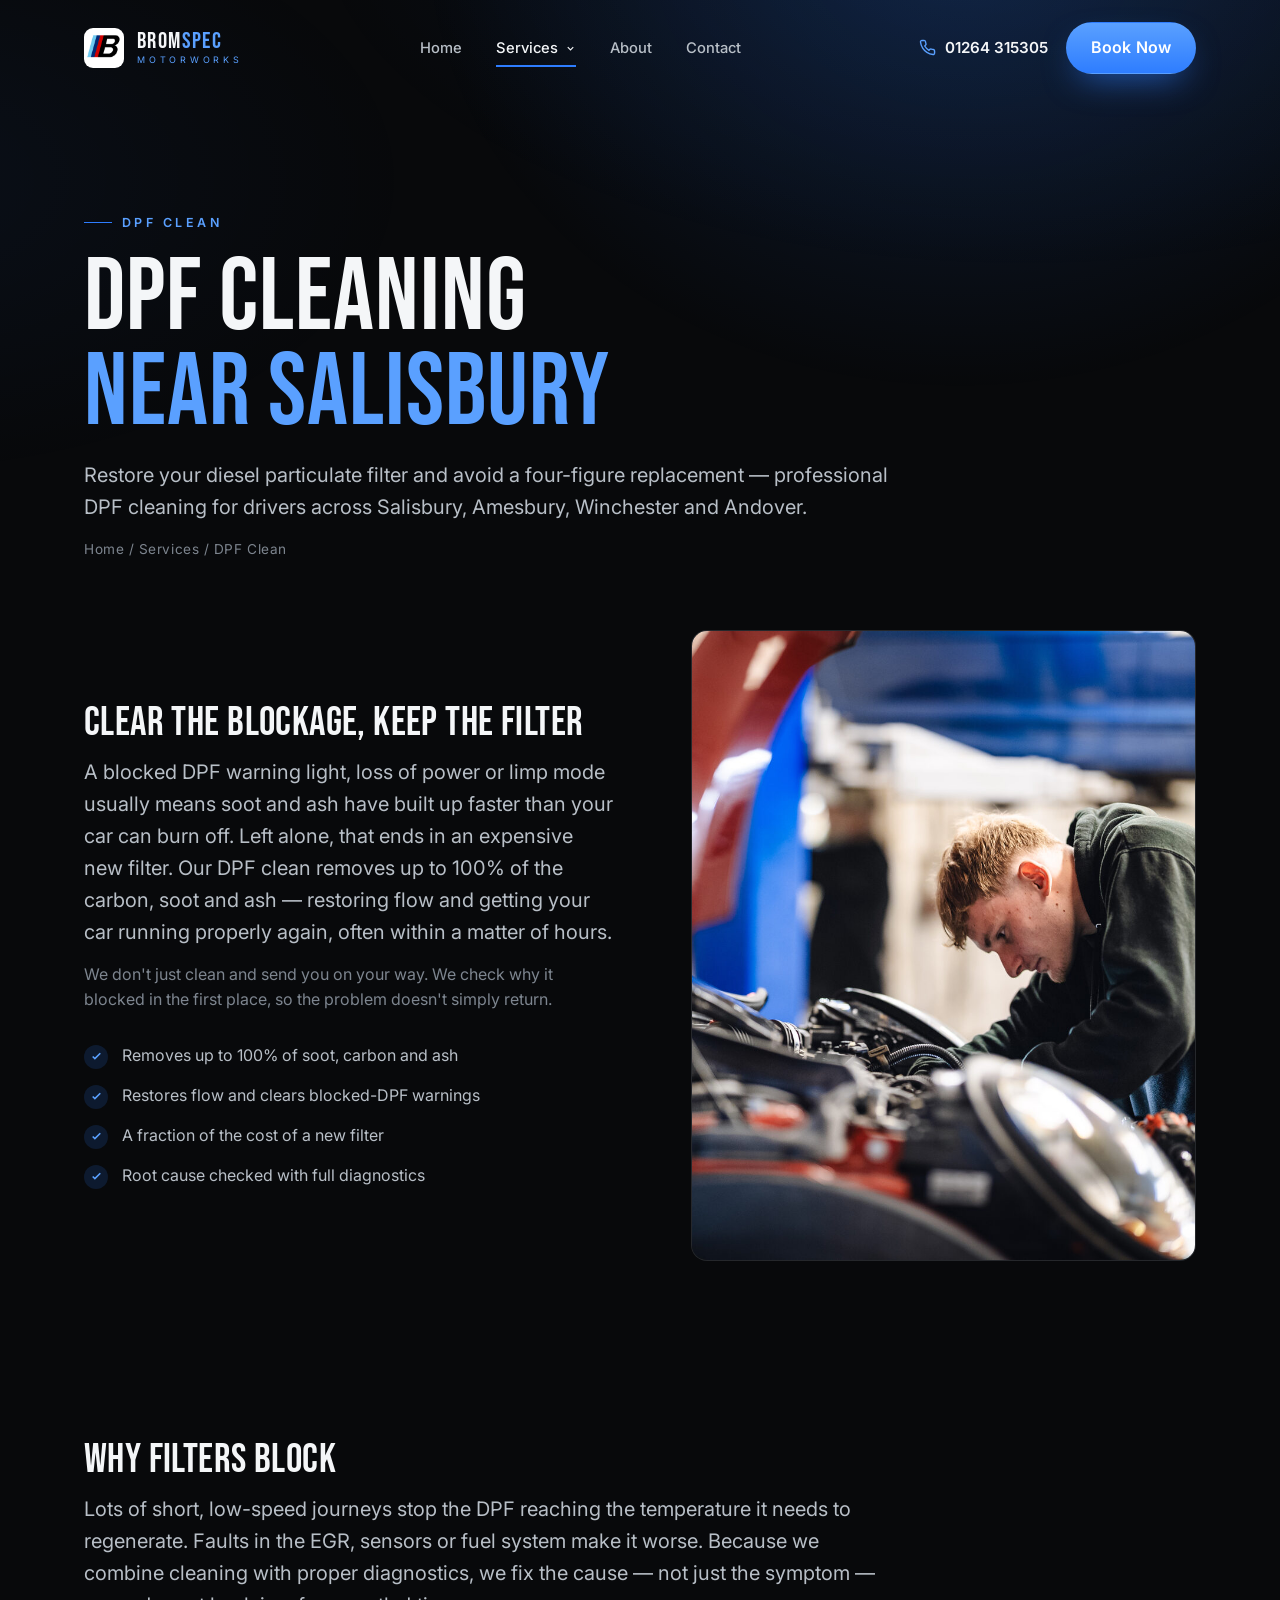
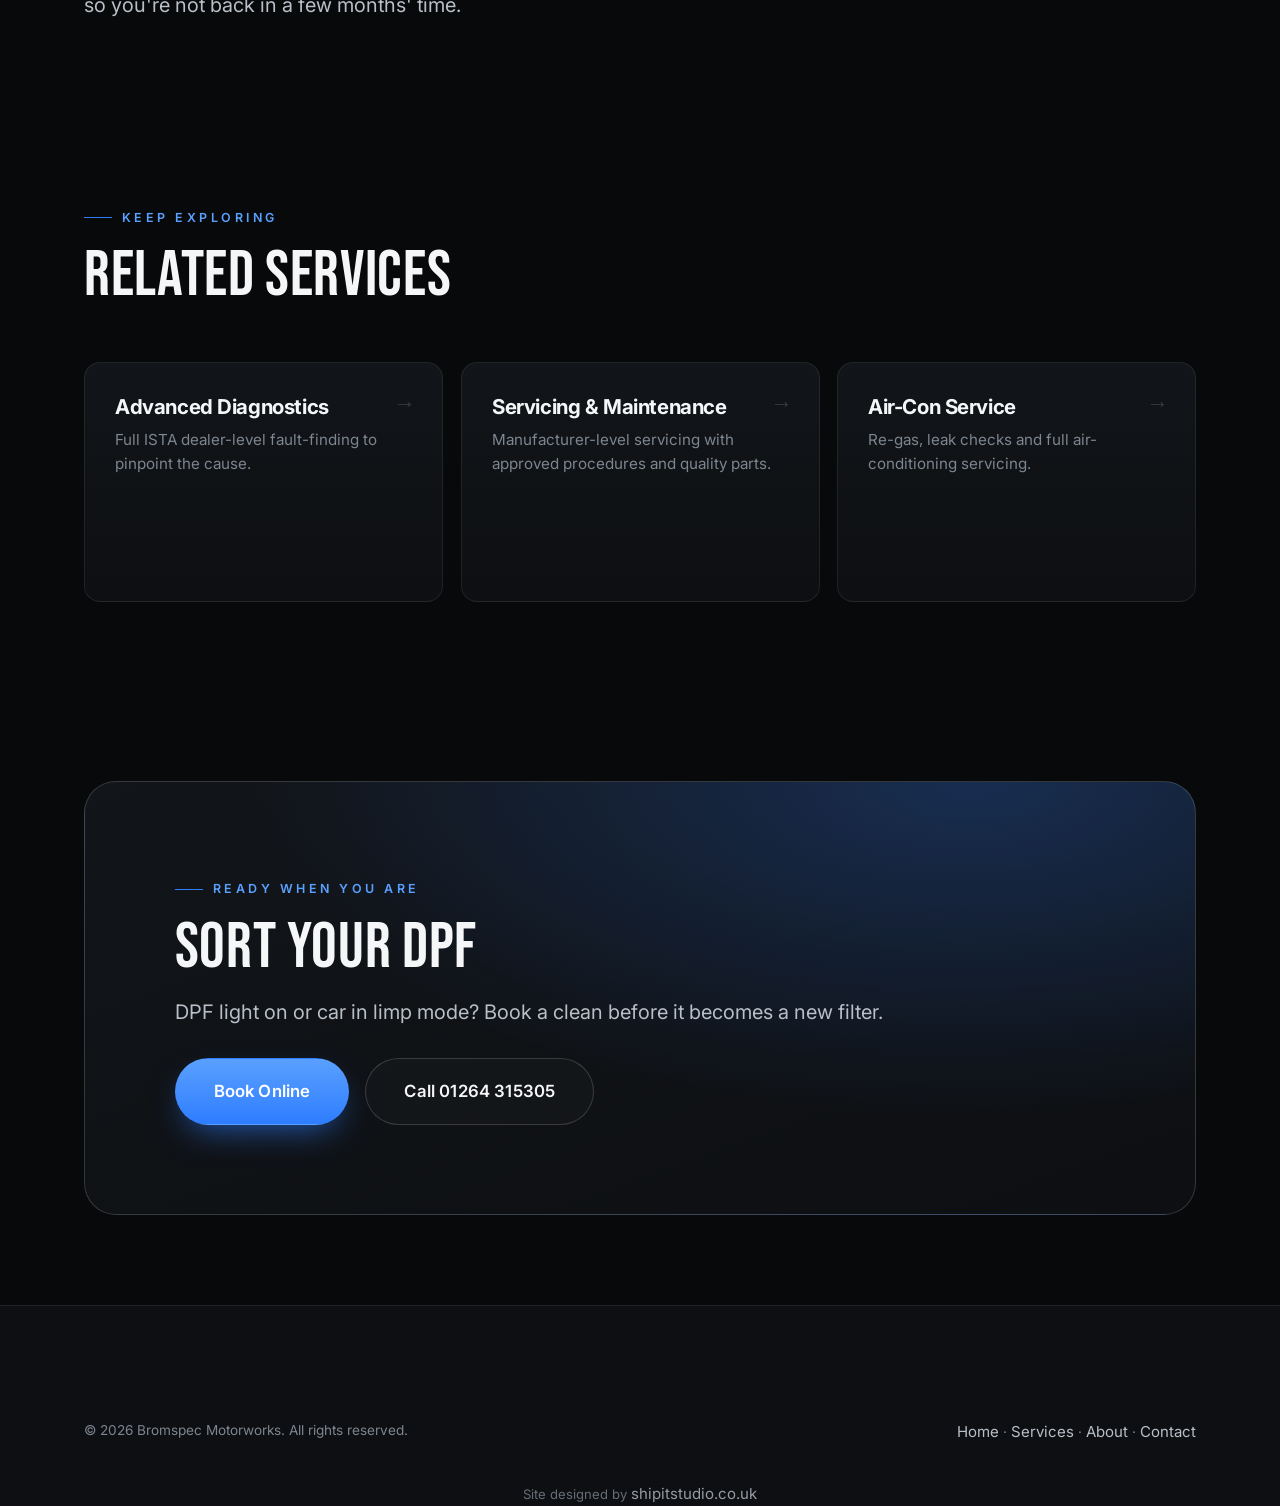
<file: dpf-clean.html>
<!DOCTYPE html>
<html lang="en-GB">
<head>
<meta charset="UTF-8" />
<!-- Google Tag Manager -->
<script>(function(w,d,s,l,i){w[l]=w[l]||[];w[l].push({'gtm.start':
new Date().getTime(),event:'gtm.js'});var f=d.getElementsByTagName(s)[0],
j=d.createElement(s),dl=l!='dataLayer'?'&l='+l:'';j.async=true;j.src=
'https://www.googletagmanager.com/gtm.js?id='+i+dl;f.parentNode.insertBefore(j,f);
})(window,document,'script','dataLayer','GTM-MNSMN5FG');</script>
<!-- End Google Tag Manager -->
<meta name="viewport" content="width=device-width, initial-scale=1" />
<title>DPF Cleaning in Salisbury | Diesel Particulate Filter Specialists</title>
<meta name="description" content="Professional DPF cleaning near Salisbury. Remove up to 100% of soot, carbon and ash to restore flow and avoid a costly replacement. BMW, MINI and all makes." />
<link rel="canonical" href="https://www.bromspec.co.uk/dpf-clean" />
<meta name="robots" content="index, follow" />
<meta property="og:type" content="website" />
<meta property="og:site_name" content="Bromspec Motorworks" />
<meta property="og:locale" content="en_GB" />
<meta property="og:title" content="DPF Cleaning in Salisbury | Diesel Particulate Filter Specialists" />
<meta property="og:description" content="Professional DPF cleaning near Salisbury. Remove up to 100% of soot, carbon and ash and avoid a costly replacement." />
<meta property="og:url" content="https://www.bromspec.co.uk/dpf-clean" />
<meta property="og:image" content="https://www.bromspec.co.uk/images/service-servicing.jpg" />
<meta name="twitter:card" content="summary_large_image" />
<meta name="twitter:image" content="https://www.bromspec.co.uk/images/service-servicing.jpg" />
<link rel="manifest" href="/manifest.webmanifest" />
<meta name="theme-color" content="#08090b" />
<meta name="apple-mobile-web-app-capable" content="yes" />
<meta name="mobile-web-app-capable" content="yes" />
<meta name="apple-mobile-web-app-status-bar-style" content="black-translucent" />
<meta name="apple-mobile-web-app-title" content="Bromspec" />
<script>if("serviceWorker" in navigator){addEventListener("load",function(){navigator.serviceWorker.register("/sw.js").catch(function(){})});}</script>
<link rel="preconnect" href="https://fonts.googleapis.com" />
<link rel="preconnect" href="https://fonts.gstatic.com" crossorigin />
<link href="https://fonts.googleapis.com/css2?family=Bebas+Neue&family=Inter:wght@400;500;600;700&display=swap" rel="stylesheet" />
<link rel="icon" type="image/png" href="favicon.png" />
<link rel="apple-touch-icon" href="images/logo.png" />
<link rel="stylesheet" href="assets/css/style.css" />
<script type="application/ld+json">
{
  "@context": "https://schema.org",
  "@type": "BreadcrumbList",
  "itemListElement": [
    { "@type": "ListItem", "position": 1, "name": "Home", "item": "https://www.bromspec.co.uk/" },
    { "@type": "ListItem", "position": 2, "name": "Services", "item": "https://www.bromspec.co.uk/services" },
    { "@type": "ListItem", "position": 3, "name": "DPF Clean", "item": "https://www.bromspec.co.uk/dpf-clean" }
  ]
}
</script>
<script type="application/ld+json">
{
  "@context": "https://schema.org",
  "@type": "Service",
  "serviceType": "DPF Cleaning",
  "name": "DPF Clean",
  "description": "Professional diesel particulate filter (DPF) cleaning near Salisbury to remove soot, carbon and ash, restore flow and avoid a costly replacement.",
  "url": "https://www.bromspec.co.uk/dpf-clean",
  "areaServed": ["Salisbury", "Amesbury", "Winchester", "Andover", "Wiltshire"],
  "provider": {
    "@type": "AutoRepair",
    "name": "Bromspec Motorworks",
    "@id": "https://www.bromspec.co.uk/#business",
    "telephone": "+44 1264 315305",
    "url": "https://www.bromspec.co.uk/",
    "address": {
      "@type": "PostalAddress",
      "streetAddress": "Unit 3a, Bunas Business Park, Hollom Down Road, Lopcombe",
      "addressLocality": "Salisbury",
      "addressRegion": "Wiltshire",
      "postalCode": "SP5 1BP",
      "addressCountry": "GB"
    }
  }
}
</script>
<script type="application/ld+json">
{
  "@context": "https://schema.org",
  "@type": "FAQPage",
  "mainEntity": [
    {
      "@type": "Question",
      "name": "Why do DPF filters get blocked?",
      "acceptedAnswer": {
        "@type": "Answer",
        "text": "Lots of short, low-speed journeys stop the DPF reaching the temperature it needs to regenerate, so soot and ash build up faster than the car can burn off. Faults in the EGR, sensors or fuel system can make it worse."
      }
    },
    {
      "@type": "Question",
      "name": "Can a blocked DPF be cleaned instead of replaced?",
      "acceptedAnswer": {
        "@type": "Answer",
        "text": "Yes. Our DPF clean removes up to 100% of the carbon, soot and ash, restoring flow and clearing blocked-DPF warnings at a fraction of the cost of a new filter — often within a matter of hours."
      }
    },
    {
      "@type": "Question",
      "name": "Will the DPF problem come back after cleaning?",
      "acceptedAnswer": {
        "@type": "Answer",
        "text": "We combine cleaning with full diagnostics to check why the filter blocked in the first place, fixing the cause rather than just the symptom so the problem doesn't simply return."
      }
    }
  ]
}
</script>
</head>
<body>
<!-- Google Tag Manager (noscript) -->
<noscript><iframe src="https://www.googletagmanager.com/ns.html?id=GTM-MNSMN5FG"
height="0" width="0" style="display:none;visibility:hidden"></iframe></noscript>
<!-- End Google Tag Manager (noscript) -->

<a class="skip-link" href="#main">Skip to content</a>

<header class="nav" id="nav">
  <div class="container nav__inner">
    <a class="brand" href="/" aria-label="Bromspec Motorworks home">
      <svg class="brand__mark" viewBox="0 0 48 48" fill="none" xmlns="http://www.w3.org/2000/svg" aria-hidden="true" focusable="false"><circle cx="24" cy="24" r="22" stroke="#5aa0ff" stroke-width="2"/><path d="M24 4v40M4 24h40" stroke="#2e7dff" stroke-width="1.4" opacity=".5"/><path d="M24 24 A20 20 0 0 1 44 24 Z" fill="#2e7dff" opacity=".9"/><path d="M24 24 A20 20 0 0 1 4 24 Z" fill="#2e7dff" opacity=".9"/></svg>
      <span class="brand__name">BROM<span>SPEC</span><span class="brand__sub">MOTORWORKS</span></span>
    </a>
    <nav class="nav__menu" aria-label="Primary">
      <ul class="nav__links">
        <li><a href="/">Home</a></li>
        <li class="nav__item--dropdown">
          <a href="/services" class="active" aria-current="page" aria-haspopup="true">Services<svg class="nav__chevron" viewBox="0 0 24 24" fill="none" stroke="currentColor" stroke-width="2.5" aria-hidden="true" focusable="false"><path d="m6 9 6 6 6-6"/></svg></a>
          <ul class="nav__submenu" aria-label="Services submenu">
            <li><a href="/services">All Services</a></li>
            <li><a href="/on-site-mot-testing">On-Site MOT Testing</a></li>
            <li><a href="/advanced-diagnostics">Advanced Diagnostics</a></li>
            <li><a href="/all-makes-servicing">All Makes Servicing</a></li>
            <li><a href="/remapping">Remapping</a></li>
            <li><a href="/four-wheel-alignment">Four-Wheel Alignment</a></li>
            <li><a href="/dpf-clean">DPF Clean</a></li>
            <li><a href="/air-con-service">Air-Con Service</a></li>
            <li><a href="/free-courtesy-car">Free Courtesy Car</a></li>
            <li><a href="/interest-free-finance">Interest-Free Finance</a></li>
          </ul>
        </li>
        <li><a href="/about">About</a></li>
        <li><a href="/contact">Contact</a></li>
      </ul>
      <a class="nav__phone nav__phone--menu" href="tel:+441264315305"><svg viewBox="0 0 24 24" fill="none" stroke="currentColor" stroke-width="2" aria-hidden="true" focusable="false"><path d="M22 16.92v3a2 2 0 0 1-2.18 2 19.79 19.79 0 0 1-8.63-3.07 19.5 19.5 0 0 1-6-6 19.79 19.79 0 0 1-3.07-8.67A2 2 0 0 1 4.11 2h3a2 2 0 0 1 2 1.72c.13.96.36 1.9.69 2.81a2 2 0 0 1-.45 2.11L8.09 9.91a16 16 0 0 0 6 6l1.27-1.27a2 2 0 0 1 2.11-.45c.91.33 1.85.56 2.81.69A2 2 0 0 1 22 16.92Z"/></svg>01264 315305</a>
    </nav>
    <div class="nav__cta">
      <a class="nav__phone nav__phone--cta" href="tel:+441264315305"><svg viewBox="0 0 24 24" fill="none" stroke="currentColor" stroke-width="2" aria-hidden="true" focusable="false"><path d="M22 16.92v3a2 2 0 0 1-2.18 2 19.79 19.79 0 0 1-8.63-3.07 19.5 19.5 0 0 1-6-6 19.79 19.79 0 0 1-3.07-8.67A2 2 0 0 1 4.11 2h3a2 2 0 0 1 2 1.72c.13.96.36 1.9.69 2.81a2 2 0 0 1-.45 2.11L8.09 9.91a16 16 0 0 0 6 6l1.27-1.27a2 2 0 0 1 2.11-.45c.91.33 1.85.56 2.81.69A2 2 0 0 1 22 16.92Z"/></svg>01264 315305</a>
      <a class="btn btn-primary" href="/contact" style="--pad:12px 24px">Book Now</a>
      <button class="nav__burger" aria-label="Menu" aria-expanded="false" aria-controls="nav"><span></span><span></span><span></span></button>
    </div>
  </div>
</header>

<main id="main">

<section class="pagehead">
  <div class="container" data-reveal>
    <span class="eyebrow">DPF Clean</span>
    <h1 class="display h-xl">DPF cleaning<br><span class="accent-text">near Salisbury</span></h1>
    <p class="lead" style="margin-top:18px">Restore your diesel particulate filter and avoid a four-figure replacement — professional DPF cleaning for drivers across Salisbury, Amesbury, Winchester and Andover.</p>
    <p class="crumb"><a href="/">Home</a> / <a href="/services">Services</a> / DPF Clean</p>
  </div>
</section>

<section class="section section--tight" style="padding-top:0">
  <div class="container split">
    <div data-reveal>
      <h2 class="display h-md">Clear the blockage, keep the filter</h2>
      <p class="lead" style="margin-top:14px">A blocked DPF warning light, loss of power or limp mode usually means soot and ash have built up faster than your car can burn off. Left alone, that ends in an expensive new filter. Our DPF clean removes up to 100% of the carbon, soot and ash — restoring flow and getting your car running properly again, often within a matter of hours.</p>
      <p class="muted" style="margin-top:14px">We don't just clean and send you on your way. We check why it blocked in the first place, so the problem doesn't simply return.</p>
      <ul class="feature-list">
        <li><span class="tick"><svg viewBox="0 0 24 24" fill="none" stroke="currentColor" stroke-width="3" aria-hidden="true" focusable="false"><path d="M5 12l4 4L19 6"/></svg></span> Removes up to 100% of soot, carbon and ash</li>
        <li><span class="tick"><svg viewBox="0 0 24 24" fill="none" stroke="currentColor" stroke-width="3" aria-hidden="true" focusable="false"><path d="M5 12l4 4L19 6"/></svg></span> Restores flow and clears blocked-DPF warnings</li>
        <li><span class="tick"><svg viewBox="0 0 24 24" fill="none" stroke="currentColor" stroke-width="3" aria-hidden="true" focusable="false"><path d="M5 12l4 4L19 6"/></svg></span> A fraction of the cost of a new filter</li>
        <li><span class="tick"><svg viewBox="0 0 24 24" fill="none" stroke="currentColor" stroke-width="3" aria-hidden="true" focusable="false"><path d="M5 12l4 4L19 6"/></svg></span> Root cause checked with full diagnostics</li>
      </ul>
    </div>
    <div class="split__media" data-reveal data-reveal-delay="1">
      <img src="images/service-servicing.jpg" alt="DPF cleaning at Bromspec Motorworks near Salisbury" width="800" height="1000" loading="lazy" decoding="async" onerror="this.style.display='none'" />
    </div>
  </div>
</section>

<section class="section section--tight">
  <div class="container" data-reveal>
    <h2 class="display h-md">Why filters block</h2>
    <p class="lead" style="margin-top:14px">Lots of short, low-speed journeys stop the DPF reaching the temperature it needs to regenerate. Faults in the EGR, sensors or fuel system make it worse. Because we combine cleaning with proper diagnostics, we fix the cause — not just the symptom — so you're not back in a few months' time.</p>
  </div>
</section>

<section class="section section--tight">
  <div class="container">
    <div data-reveal>
      <span class="eyebrow">Keep exploring</span>
      <h2 class="display h-lg">Related services</h2>
    </div>
    <div class="svc-grid">
      <a class="svc-card" data-reveal href="/advanced-diagnostics"><span class="svc-card__num">→</span><h3>Advanced Diagnostics</h3><p>Full ISTA dealer-level fault-finding to pinpoint the cause.</p></a>
      <a class="svc-card" data-reveal data-reveal-delay="1" href="/all-makes-servicing"><span class="svc-card__num">→</span><h3>Servicing &amp; Maintenance</h3><p>Manufacturer-level servicing with approved procedures and quality parts.</p></a>
      <a class="svc-card" data-reveal data-reveal-delay="2" href="/air-con-service"><span class="svc-card__num">→</span><h3>Air-Con Service</h3><p>Re-gas, leak checks and full air-conditioning servicing.</p></a>
    </div>
  </div>
</section>

<section class="section section--tight">
  <div class="container">
    <div class="cta-band" data-reveal>
      <span class="eyebrow">Ready when you are</span>
      <h2 class="display h-lg">Sort your DPF</h2>
      <p class="lead">DPF light on or car in limp mode? Book a clean before it becomes a new filter.</p>
      <div class="hero__actions">
        <a class="btn btn-primary btn-lg" href="/contact">Book Online</a>
        <a class="btn btn-ghost btn-lg" href="tel:+441264315305">Call 01264 315305</a>
      </div>
    </div>
  </div>
</section>

</main>

<footer class="footer">
  <div class="container">
    <div class="footer__bar" style="border-top:none">
      <span>© <span data-year>2026</span> Bromspec Motorworks. All rights reserved.</span>
      <span><a href="/" style="color:var(--text-soft)">Home</a> · <a href="/services" style="color:var(--text-soft)">Services</a> · <a href="/about" style="color:var(--text-soft)">About</a> · <a href="/contact" style="color:var(--text-soft)">Contact</a></span>
    </div>
    <p class="muted" style="text-align:center;font-size:.82rem;margin-top:14px;opacity:.8">Site designed by <a href="https://shipitstudio.co.uk" target="_blank" rel="noopener" style="color:var(--text-soft)">shipitstudio.co.uk</a></p>
  </div>
</footer>

<script src="assets/js/brands.js"></script>
<script src="assets/js/main.js"></script>
</body>
</html>
</file>
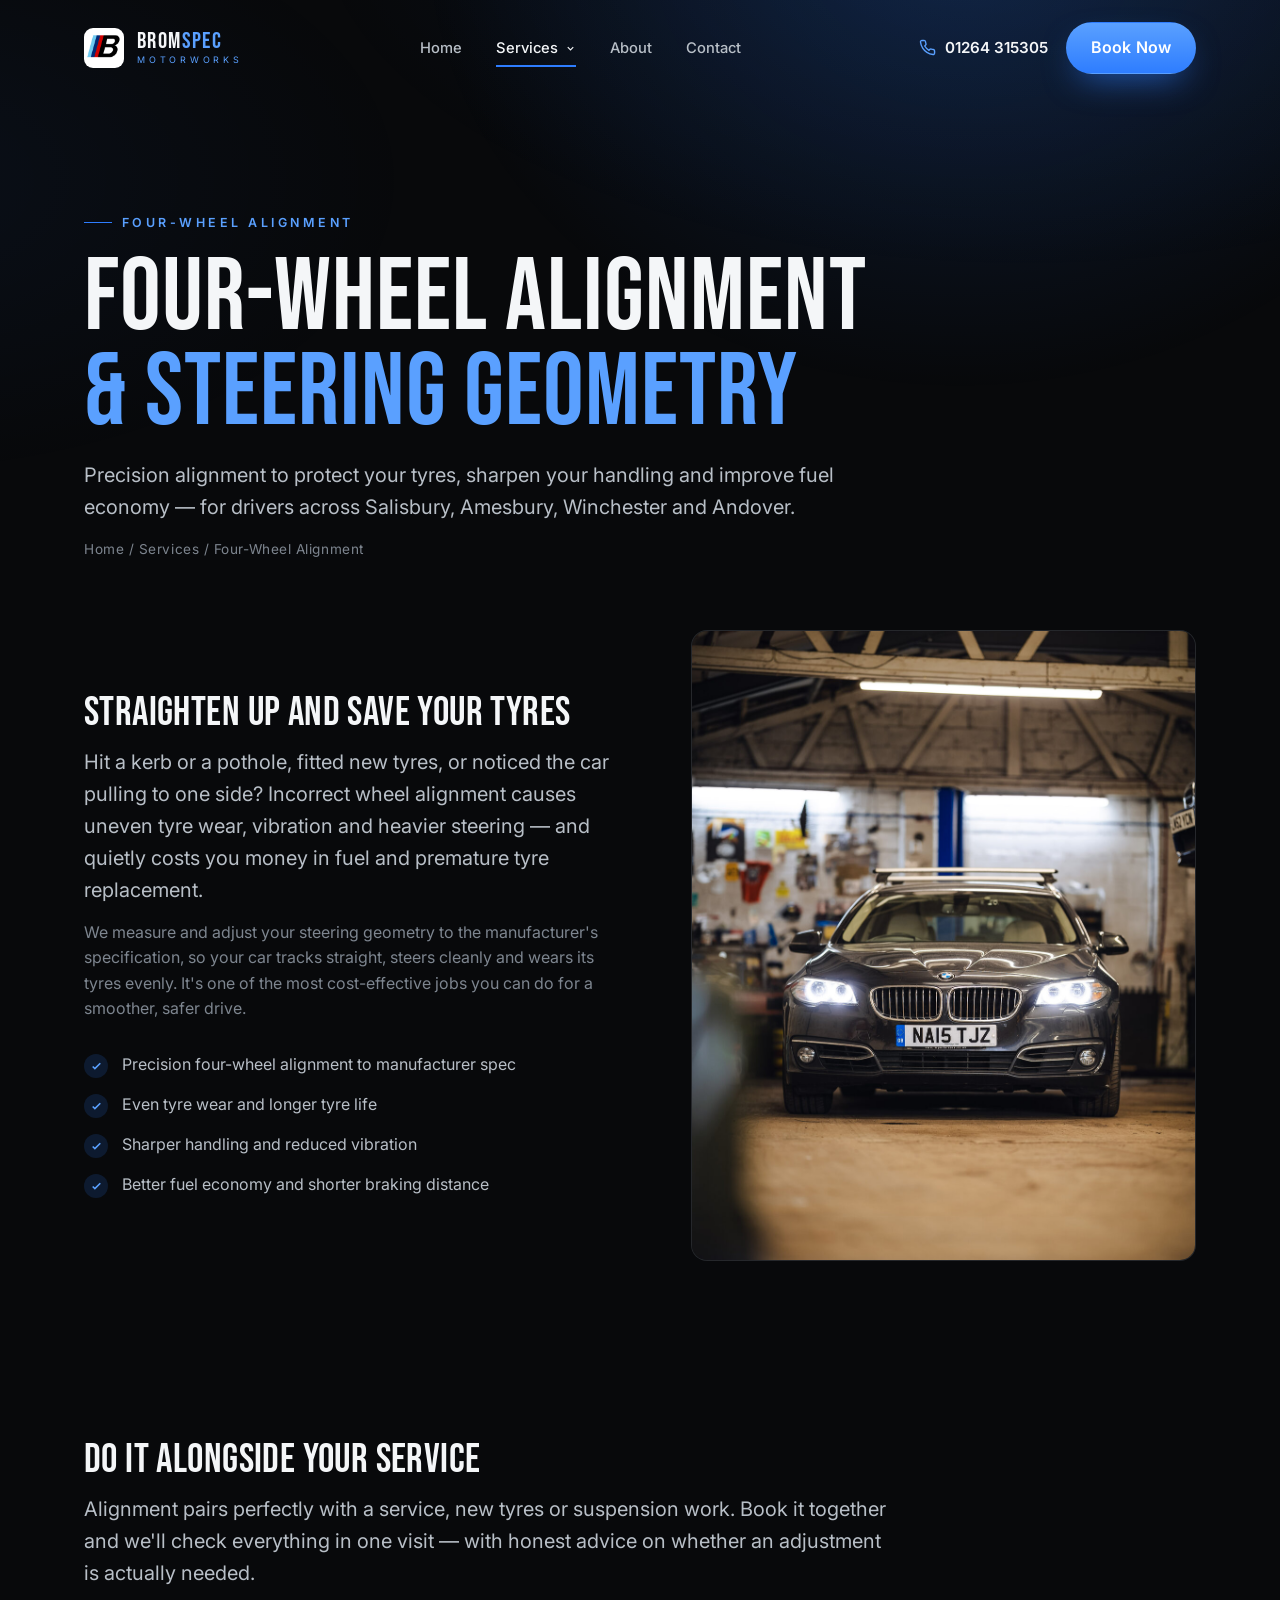
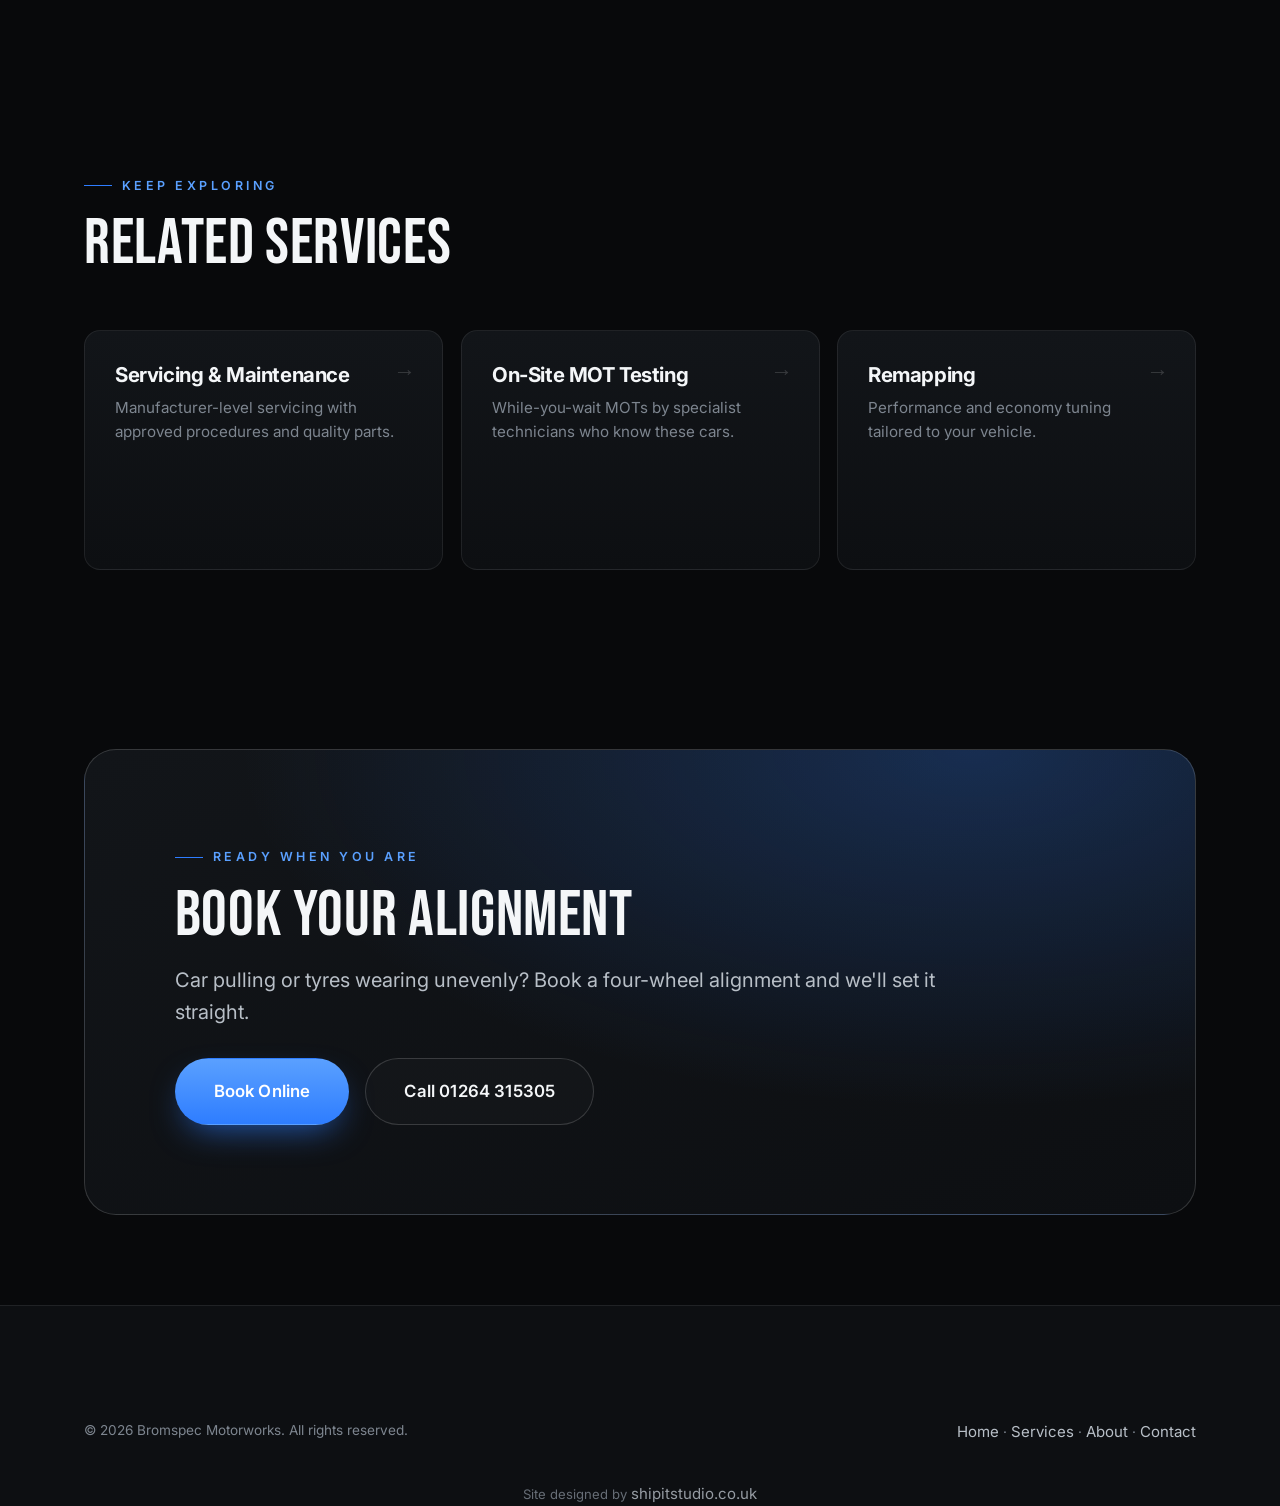
<file: four-wheel-alignment.html>
<!DOCTYPE html>
<html lang="en-GB">
<head>
<meta charset="UTF-8" />
<!-- Google Tag Manager -->
<script>(function(w,d,s,l,i){w[l]=w[l]||[];w[l].push({'gtm.start':
new Date().getTime(),event:'gtm.js'});var f=d.getElementsByTagName(s)[0],
j=d.createElement(s),dl=l!='dataLayer'?'&l='+l:'';j.async=true;j.src=
'https://www.googletagmanager.com/gtm.js?id='+i+dl;f.parentNode.insertBefore(j,f);
})(window,document,'script','dataLayer','GTM-MNSMN5FG');</script>
<!-- End Google Tag Manager -->
<meta name="viewport" content="width=device-width, initial-scale=1" />
<title>Four-Wheel Alignment &amp; Steering Geometry in Salisbury | Bromspec</title>
<meta name="description" content="Precision four-wheel alignment and steering geometry near Salisbury. Protect your tyres, improve handling and fuel economy for BMW, MINI and all makes. Call 01264 315305." />
<link rel="canonical" href="https://www.bromspec.co.uk/four-wheel-alignment" />
<meta name="robots" content="index, follow" />
<meta property="og:type" content="website" />
<meta property="og:site_name" content="Bromspec Motorworks" />
<meta property="og:locale" content="en_GB" />
<meta property="og:title" content="Four-Wheel Alignment &amp; Steering Geometry in Salisbury | Bromspec" />
<meta property="og:description" content="Precision four-wheel alignment and steering geometry near Salisbury. Protect tyres, sharpen handling, improve economy." />
<meta property="og:url" content="https://www.bromspec.co.uk/four-wheel-alignment" />
<meta property="og:image" content="https://www.bromspec.co.uk/images/workshop-2.jpg" />
<meta name="twitter:card" content="summary_large_image" />
<meta name="twitter:image" content="https://www.bromspec.co.uk/images/workshop-2.jpg" />
<link rel="manifest" href="/manifest.webmanifest" />
<meta name="theme-color" content="#08090b" />
<meta name="apple-mobile-web-app-capable" content="yes" />
<meta name="mobile-web-app-capable" content="yes" />
<meta name="apple-mobile-web-app-status-bar-style" content="black-translucent" />
<meta name="apple-mobile-web-app-title" content="Bromspec" />
<script>if("serviceWorker" in navigator){addEventListener("load",function(){navigator.serviceWorker.register("/sw.js").catch(function(){})});}</script>
<link rel="preconnect" href="https://fonts.googleapis.com" />
<link rel="preconnect" href="https://fonts.gstatic.com" crossorigin />
<link href="https://fonts.googleapis.com/css2?family=Bebas+Neue&family=Inter:wght@400;500;600;700&display=swap" rel="stylesheet" />
<link rel="icon" type="image/png" href="favicon.png" />
<link rel="apple-touch-icon" href="images/logo.png" />
<link rel="stylesheet" href="assets/css/style.css" />
<script type="application/ld+json">
{
  "@context": "https://schema.org",
  "@type": "BreadcrumbList",
  "itemListElement": [
    { "@type": "ListItem", "position": 1, "name": "Home", "item": "https://www.bromspec.co.uk/" },
    { "@type": "ListItem", "position": 2, "name": "Services", "item": "https://www.bromspec.co.uk/services" },
    { "@type": "ListItem", "position": 3, "name": "Four-Wheel Alignment", "item": "https://www.bromspec.co.uk/four-wheel-alignment" }
  ]
}
</script>
<script type="application/ld+json">
{
  "@context": "https://schema.org",
  "@type": "Service",
  "serviceType": "Wheel Alignment",
  "name": "Four-Wheel Alignment",
  "description": "Precision four-wheel alignment and steering geometry near Salisbury to protect tyres, sharpen handling and improve fuel economy on BMW, MINI and all makes.",
  "url": "https://www.bromspec.co.uk/four-wheel-alignment",
  "areaServed": ["Salisbury", "Amesbury", "Winchester", "Andover", "Wiltshire"],
  "provider": {
    "@type": "AutoRepair",
    "name": "Bromspec Motorworks",
    "@id": "https://www.bromspec.co.uk/#business",
    "telephone": "+44 1264 315305",
    "url": "https://www.bromspec.co.uk/",
    "address": {
      "@type": "PostalAddress",
      "streetAddress": "Unit 3a, Bunas Business Park, Hollom Down Road, Lopcombe",
      "addressLocality": "Salisbury",
      "addressRegion": "Wiltshire",
      "postalCode": "SP5 1BP",
      "addressCountry": "GB"
    }
  }
}
</script>
</head>
<body>
<!-- Google Tag Manager (noscript) -->
<noscript><iframe src="https://www.googletagmanager.com/ns.html?id=GTM-MNSMN5FG"
height="0" width="0" style="display:none;visibility:hidden"></iframe></noscript>
<!-- End Google Tag Manager (noscript) -->

<a class="skip-link" href="#main">Skip to content</a>

<header class="nav" id="nav">
  <div class="container nav__inner">
    <a class="brand" href="/" aria-label="Bromspec Motorworks home">
      <svg class="brand__mark" viewBox="0 0 48 48" fill="none" xmlns="http://www.w3.org/2000/svg" aria-hidden="true" focusable="false"><circle cx="24" cy="24" r="22" stroke="#5aa0ff" stroke-width="2"/><path d="M24 4v40M4 24h40" stroke="#2e7dff" stroke-width="1.4" opacity=".5"/><path d="M24 24 A20 20 0 0 1 44 24 Z" fill="#2e7dff" opacity=".9"/><path d="M24 24 A20 20 0 0 1 4 24 Z" fill="#2e7dff" opacity=".9"/></svg>
      <span class="brand__name">BROM<span>SPEC</span><span class="brand__sub">MOTORWORKS</span></span>
    </a>
    <nav class="nav__menu" aria-label="Primary">
      <ul class="nav__links">
        <li><a href="/">Home</a></li>
        <li class="nav__item--dropdown">
          <a href="/services" class="active" aria-current="page" aria-haspopup="true">Services<svg class="nav__chevron" viewBox="0 0 24 24" fill="none" stroke="currentColor" stroke-width="2.5" aria-hidden="true" focusable="false"><path d="m6 9 6 6 6-6"/></svg></a>
          <ul class="nav__submenu" aria-label="Services submenu">
            <li><a href="/services">All Services</a></li>
            <li><a href="/on-site-mot-testing">On-Site MOT Testing</a></li>
            <li><a href="/advanced-diagnostics">Advanced Diagnostics</a></li>
            <li><a href="/all-makes-servicing">All Makes Servicing</a></li>
            <li><a href="/remapping">Remapping</a></li>
            <li><a href="/four-wheel-alignment">Four-Wheel Alignment</a></li>
            <li><a href="/dpf-clean">DPF Clean</a></li>
            <li><a href="/air-con-service">Air-Con Service</a></li>
            <li><a href="/free-courtesy-car">Free Courtesy Car</a></li>
            <li><a href="/interest-free-finance">Interest-Free Finance</a></li>
          </ul>
        </li>
        <li><a href="/about">About</a></li>
        <li><a href="/contact">Contact</a></li>
      </ul>
      <a class="nav__phone nav__phone--menu" href="tel:+441264315305"><svg viewBox="0 0 24 24" fill="none" stroke="currentColor" stroke-width="2" aria-hidden="true" focusable="false"><path d="M22 16.92v3a2 2 0 0 1-2.18 2 19.79 19.79 0 0 1-8.63-3.07 19.5 19.5 0 0 1-6-6 19.79 19.79 0 0 1-3.07-8.67A2 2 0 0 1 4.11 2h3a2 2 0 0 1 2 1.72c.13.96.36 1.9.69 2.81a2 2 0 0 1-.45 2.11L8.09 9.91a16 16 0 0 0 6 6l1.27-1.27a2 2 0 0 1 2.11-.45c.91.33 1.85.56 2.81.69A2 2 0 0 1 22 16.92Z"/></svg>01264 315305</a>
    </nav>
    <div class="nav__cta">
      <a class="nav__phone nav__phone--cta" href="tel:+441264315305"><svg viewBox="0 0 24 24" fill="none" stroke="currentColor" stroke-width="2" aria-hidden="true" focusable="false"><path d="M22 16.92v3a2 2 0 0 1-2.18 2 19.79 19.79 0 0 1-8.63-3.07 19.5 19.5 0 0 1-6-6 19.79 19.79 0 0 1-3.07-8.67A2 2 0 0 1 4.11 2h3a2 2 0 0 1 2 1.72c.13.96.36 1.9.69 2.81a2 2 0 0 1-.45 2.11L8.09 9.91a16 16 0 0 0 6 6l1.27-1.27a2 2 0 0 1 2.11-.45c.91.33 1.85.56 2.81.69A2 2 0 0 1 22 16.92Z"/></svg>01264 315305</a>
      <a class="btn btn-primary" href="/contact" style="--pad:12px 24px">Book Now</a>
      <button class="nav__burger" aria-label="Menu" aria-expanded="false" aria-controls="nav"><span></span><span></span><span></span></button>
    </div>
  </div>
</header>

<main id="main">

<section class="pagehead">
  <div class="container" data-reveal>
    <span class="eyebrow">Four-Wheel Alignment</span>
    <h1 class="display h-xl">Four-wheel alignment<br><span class="accent-text">&amp; steering geometry</span></h1>
    <p class="lead" style="margin-top:18px">Precision alignment to protect your tyres, sharpen your handling and improve fuel economy — for drivers across Salisbury, Amesbury, Winchester and Andover.</p>
    <p class="crumb"><a href="/">Home</a> / <a href="/services">Services</a> / Four-Wheel Alignment</p>
  </div>
</section>

<section class="section section--tight" style="padding-top:0">
  <div class="container split">
    <div data-reveal>
      <h2 class="display h-md">Straighten up and save your tyres</h2>
      <p class="lead" style="margin-top:14px">Hit a kerb or a pothole, fitted new tyres, or noticed the car pulling to one side? Incorrect wheel alignment causes uneven tyre wear, vibration and heavier steering — and quietly costs you money in fuel and premature tyre replacement.</p>
      <p class="muted" style="margin-top:14px">We measure and adjust your steering geometry to the manufacturer's specification, so your car tracks straight, steers cleanly and wears its tyres evenly. It's one of the most cost-effective jobs you can do for a smoother, safer drive.</p>
      <ul class="feature-list">
        <li><span class="tick"><svg viewBox="0 0 24 24" fill="none" stroke="currentColor" stroke-width="3" aria-hidden="true" focusable="false"><path d="M5 12l4 4L19 6"/></svg></span> Precision four-wheel alignment to manufacturer spec</li>
        <li><span class="tick"><svg viewBox="0 0 24 24" fill="none" stroke="currentColor" stroke-width="3" aria-hidden="true" focusable="false"><path d="M5 12l4 4L19 6"/></svg></span> Even tyre wear and longer tyre life</li>
        <li><span class="tick"><svg viewBox="0 0 24 24" fill="none" stroke="currentColor" stroke-width="3" aria-hidden="true" focusable="false"><path d="M5 12l4 4L19 6"/></svg></span> Sharper handling and reduced vibration</li>
        <li><span class="tick"><svg viewBox="0 0 24 24" fill="none" stroke="currentColor" stroke-width="3" aria-hidden="true" focusable="false"><path d="M5 12l4 4L19 6"/></svg></span> Better fuel economy and shorter braking distance</li>
      </ul>
    </div>
    <div class="split__media" data-reveal data-reveal-delay="1">
      <img src="images/workshop-2.jpg" alt="Four-wheel alignment at Bromspec Motorworks near Salisbury" width="800" height="1000" loading="lazy" decoding="async" onerror="this.style.display='none'" />
    </div>
  </div>
</section>

<section class="section section--tight">
  <div class="container" data-reveal>
    <h2 class="display h-md">Do it alongside your service</h2>
    <p class="lead" style="margin-top:14px">Alignment pairs perfectly with a service, new tyres or suspension work. Book it together and we'll check everything in one visit — with honest advice on whether an adjustment is actually needed.</p>
  </div>
</section>

<section class="section section--tight">
  <div class="container">
    <div data-reveal>
      <span class="eyebrow">Keep exploring</span>
      <h2 class="display h-lg">Related services</h2>
    </div>
    <div class="svc-grid">
      <a class="svc-card" data-reveal href="/all-makes-servicing"><span class="svc-card__num">→</span><h3>Servicing &amp; Maintenance</h3><p>Manufacturer-level servicing with approved procedures and quality parts.</p></a>
      <a class="svc-card" data-reveal data-reveal-delay="1" href="/on-site-mot-testing"><span class="svc-card__num">→</span><h3>On-Site MOT Testing</h3><p>While-you-wait MOTs by specialist technicians who know these cars.</p></a>
      <a class="svc-card" data-reveal data-reveal-delay="2" href="/remapping"><span class="svc-card__num">→</span><h3>Remapping</h3><p>Performance and economy tuning tailored to your vehicle.</p></a>
    </div>
  </div>
</section>

<section class="section section--tight">
  <div class="container">
    <div class="cta-band" data-reveal>
      <span class="eyebrow">Ready when you are</span>
      <h2 class="display h-lg">Book your alignment</h2>
      <p class="lead">Car pulling or tyres wearing unevenly? Book a four-wheel alignment and we'll set it straight.</p>
      <div class="hero__actions">
        <a class="btn btn-primary btn-lg" href="/contact">Book Online</a>
        <a class="btn btn-ghost btn-lg" href="tel:+441264315305">Call 01264 315305</a>
      </div>
    </div>
  </div>
</section>

</main>

<footer class="footer">
  <div class="container">
    <div class="footer__bar" style="border-top:none">
      <span>© <span data-year>2026</span> Bromspec Motorworks. All rights reserved.</span>
      <span><a href="/" style="color:var(--text-soft)">Home</a> · <a href="/services" style="color:var(--text-soft)">Services</a> · <a href="/about" style="color:var(--text-soft)">About</a> · <a href="/contact" style="color:var(--text-soft)">Contact</a></span>
    </div>
    <p class="muted" style="text-align:center;font-size:.82rem;margin-top:14px;opacity:.8">Site designed by <a href="https://shipitstudio.co.uk" target="_blank" rel="noopener" style="color:var(--text-soft)">shipitstudio.co.uk</a></p>
  </div>
</footer>

<script src="assets/js/brands.js"></script>
<script src="assets/js/main.js"></script>
</body>
</html>
</file>
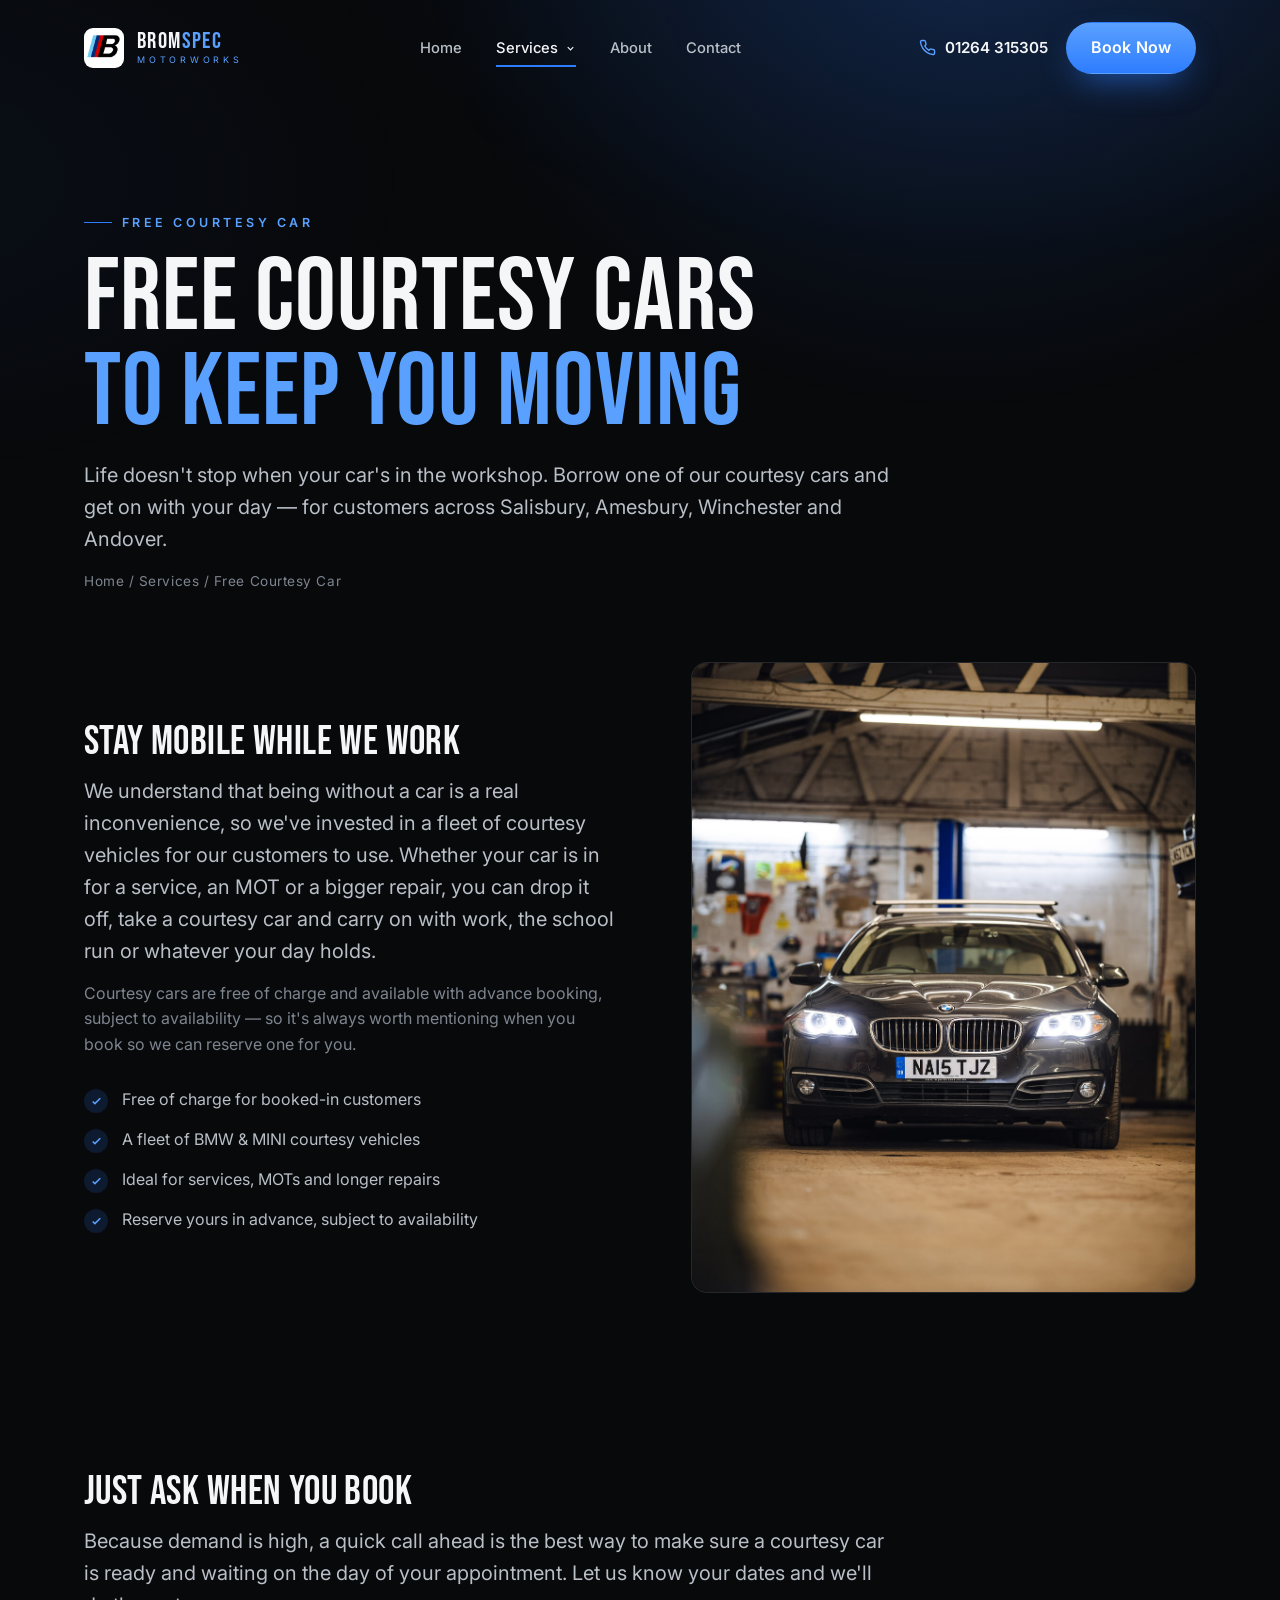
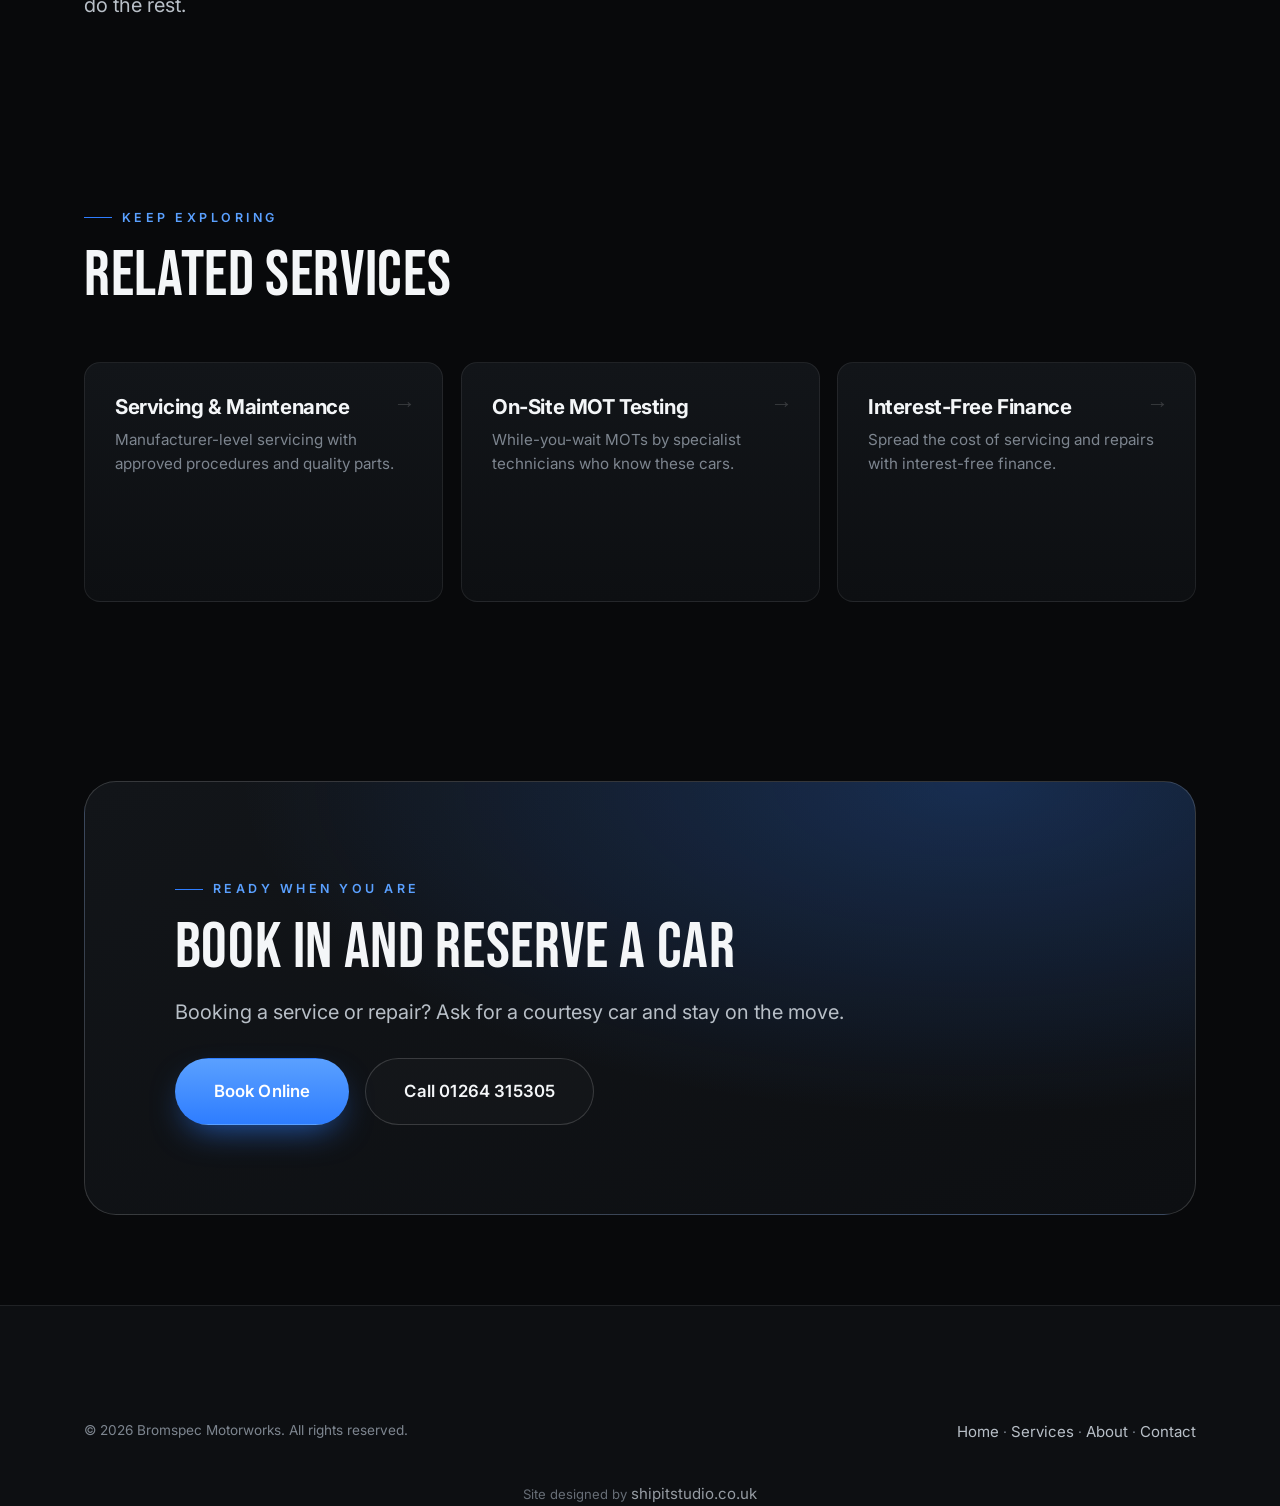
<file: free-courtesy-car.html>
<!DOCTYPE html>
<html lang="en-GB">
<head>
<meta charset="UTF-8" />
<!-- Google Tag Manager -->
<script>(function(w,d,s,l,i){w[l]=w[l]||[];w[l].push({'gtm.start':
new Date().getTime(),event:'gtm.js'});var f=d.getElementsByTagName(s)[0],
j=d.createElement(s),dl=l!='dataLayer'?'&l='+l:'';j.async=true;j.src=
'https://www.googletagmanager.com/gtm.js?id='+i+dl;f.parentNode.insertBefore(j,f);
})(window,document,'script','dataLayer','GTM-MNSMN5FG');</script>
<!-- End Google Tag Manager -->
<meta name="viewport" content="width=device-width, initial-scale=1" />
<title>Free Courtesy Cars in Salisbury | Bromspec Motorworks</title>
<meta name="description" content="Free courtesy cars while your BMW or MINI is serviced or repaired at Bromspec Motorworks near Salisbury. Book in advance to stay mobile. Call 01264 315305." />
<link rel="canonical" href="https://www.bromspec.co.uk/free-courtesy-car" />
<meta name="robots" content="index, follow" />
<meta property="og:type" content="website" />
<meta property="og:site_name" content="Bromspec Motorworks" />
<meta property="og:locale" content="en_GB" />
<meta property="og:title" content="Free Courtesy Cars in Salisbury | Bromspec Motorworks" />
<meta property="og:description" content="Free courtesy cars while your car is serviced or repaired at Bromspec Motorworks near Salisbury. Book in advance to stay mobile." />
<meta property="og:url" content="https://www.bromspec.co.uk/free-courtesy-car" />
<meta property="og:image" content="https://www.bromspec.co.uk/images/workshop-2.jpg" />
<meta name="twitter:card" content="summary_large_image" />
<meta name="twitter:image" content="https://www.bromspec.co.uk/images/workshop-2.jpg" />
<link rel="manifest" href="/manifest.webmanifest" />
<meta name="theme-color" content="#08090b" />
<meta name="apple-mobile-web-app-capable" content="yes" />
<meta name="mobile-web-app-capable" content="yes" />
<meta name="apple-mobile-web-app-status-bar-style" content="black-translucent" />
<meta name="apple-mobile-web-app-title" content="Bromspec" />
<script>if("serviceWorker" in navigator){addEventListener("load",function(){navigator.serviceWorker.register("/sw.js").catch(function(){})});}</script>
<link rel="preconnect" href="https://fonts.googleapis.com" />
<link rel="preconnect" href="https://fonts.gstatic.com" crossorigin />
<link href="https://fonts.googleapis.com/css2?family=Bebas+Neue&family=Inter:wght@400;500;600;700&display=swap" rel="stylesheet" />
<link rel="icon" type="image/png" href="favicon.png" />
<link rel="apple-touch-icon" href="images/logo.png" />
<link rel="stylesheet" href="assets/css/style.css" />
<script type="application/ld+json">
{
  "@context": "https://schema.org",
  "@type": "BreadcrumbList",
  "itemListElement": [
    { "@type": "ListItem", "position": 1, "name": "Home", "item": "https://www.bromspec.co.uk/" },
    { "@type": "ListItem", "position": 2, "name": "Services", "item": "https://www.bromspec.co.uk/services" },
    { "@type": "ListItem", "position": 3, "name": "Free Courtesy Car", "item": "https://www.bromspec.co.uk/free-courtesy-car" }
  ]
}
</script>
<script type="application/ld+json">
{
  "@context": "https://schema.org",
  "@type": "Service",
  "serviceType": "Courtesy Car",
  "name": "Free Courtesy Car",
  "description": "Free courtesy cars for customers while their vehicle is serviced or repaired at Bromspec Motorworks near Salisbury. Subject to availability and advance booking.",
  "url": "https://www.bromspec.co.uk/free-courtesy-car",
  "areaServed": ["Salisbury", "Amesbury", "Winchester", "Andover", "Wiltshire"],
  "provider": {
    "@type": "AutoRepair",
    "name": "Bromspec Motorworks",
    "@id": "https://www.bromspec.co.uk/#business",
    "telephone": "+44 1264 315305",
    "url": "https://www.bromspec.co.uk/",
    "address": {
      "@type": "PostalAddress",
      "streetAddress": "Unit 3a, Bunas Business Park, Hollom Down Road, Lopcombe",
      "addressLocality": "Salisbury",
      "addressRegion": "Wiltshire",
      "postalCode": "SP5 1BP",
      "addressCountry": "GB"
    }
  }
}
</script>
</head>
<body>
<!-- Google Tag Manager (noscript) -->
<noscript><iframe src="https://www.googletagmanager.com/ns.html?id=GTM-MNSMN5FG"
height="0" width="0" style="display:none;visibility:hidden"></iframe></noscript>
<!-- End Google Tag Manager (noscript) -->

<a class="skip-link" href="#main">Skip to content</a>

<header class="nav" id="nav">
  <div class="container nav__inner">
    <a class="brand" href="/" aria-label="Bromspec Motorworks home">
      <svg class="brand__mark" viewBox="0 0 48 48" fill="none" xmlns="http://www.w3.org/2000/svg" aria-hidden="true" focusable="false"><circle cx="24" cy="24" r="22" stroke="#5aa0ff" stroke-width="2"/><path d="M24 4v40M4 24h40" stroke="#2e7dff" stroke-width="1.4" opacity=".5"/><path d="M24 24 A20 20 0 0 1 44 24 Z" fill="#2e7dff" opacity=".9"/><path d="M24 24 A20 20 0 0 1 4 24 Z" fill="#2e7dff" opacity=".9"/></svg>
      <span class="brand__name">BROM<span>SPEC</span><span class="brand__sub">MOTORWORKS</span></span>
    </a>
    <nav class="nav__menu" aria-label="Primary">
      <ul class="nav__links">
        <li><a href="/">Home</a></li>
        <li class="nav__item--dropdown">
          <a href="/services" class="active" aria-current="page" aria-haspopup="true">Services<svg class="nav__chevron" viewBox="0 0 24 24" fill="none" stroke="currentColor" stroke-width="2.5" aria-hidden="true" focusable="false"><path d="m6 9 6 6 6-6"/></svg></a>
          <ul class="nav__submenu" aria-label="Services submenu">
            <li><a href="/services">All Services</a></li>
            <li><a href="/on-site-mot-testing">On-Site MOT Testing</a></li>
            <li><a href="/advanced-diagnostics">Advanced Diagnostics</a></li>
            <li><a href="/all-makes-servicing">All Makes Servicing</a></li>
            <li><a href="/remapping">Remapping</a></li>
            <li><a href="/four-wheel-alignment">Four-Wheel Alignment</a></li>
            <li><a href="/dpf-clean">DPF Clean</a></li>
            <li><a href="/air-con-service">Air-Con Service</a></li>
            <li><a href="/free-courtesy-car">Free Courtesy Car</a></li>
            <li><a href="/interest-free-finance">Interest-Free Finance</a></li>
          </ul>
        </li>
        <li><a href="/about">About</a></li>
        <li><a href="/contact">Contact</a></li>
      </ul>
      <a class="nav__phone nav__phone--menu" href="tel:+441264315305"><svg viewBox="0 0 24 24" fill="none" stroke="currentColor" stroke-width="2" aria-hidden="true" focusable="false"><path d="M22 16.92v3a2 2 0 0 1-2.18 2 19.79 19.79 0 0 1-8.63-3.07 19.5 19.5 0 0 1-6-6 19.79 19.79 0 0 1-3.07-8.67A2 2 0 0 1 4.11 2h3a2 2 0 0 1 2 1.72c.13.96.36 1.9.69 2.81a2 2 0 0 1-.45 2.11L8.09 9.91a16 16 0 0 0 6 6l1.27-1.27a2 2 0 0 1 2.11-.45c.91.33 1.85.56 2.81.69A2 2 0 0 1 22 16.92Z"/></svg>01264 315305</a>
    </nav>
    <div class="nav__cta">
      <a class="nav__phone nav__phone--cta" href="tel:+441264315305"><svg viewBox="0 0 24 24" fill="none" stroke="currentColor" stroke-width="2" aria-hidden="true" focusable="false"><path d="M22 16.92v3a2 2 0 0 1-2.18 2 19.79 19.79 0 0 1-8.63-3.07 19.5 19.5 0 0 1-6-6 19.79 19.79 0 0 1-3.07-8.67A2 2 0 0 1 4.11 2h3a2 2 0 0 1 2 1.72c.13.96.36 1.9.69 2.81a2 2 0 0 1-.45 2.11L8.09 9.91a16 16 0 0 0 6 6l1.27-1.27a2 2 0 0 1 2.11-.45c.91.33 1.85.56 2.81.69A2 2 0 0 1 22 16.92Z"/></svg>01264 315305</a>
      <a class="btn btn-primary" href="/contact" style="--pad:12px 24px">Book Now</a>
      <button class="nav__burger" aria-label="Menu" aria-expanded="false" aria-controls="nav"><span></span><span></span><span></span></button>
    </div>
  </div>
</header>

<main id="main">

<section class="pagehead">
  <div class="container" data-reveal>
    <span class="eyebrow">Free Courtesy Car</span>
    <h1 class="display h-xl">Free courtesy cars<br><span class="accent-text">to keep you moving</span></h1>
    <p class="lead" style="margin-top:18px">Life doesn't stop when your car's in the workshop. Borrow one of our courtesy cars and get on with your day — for customers across Salisbury, Amesbury, Winchester and Andover.</p>
    <p class="crumb"><a href="/">Home</a> / <a href="/services">Services</a> / Free Courtesy Car</p>
  </div>
</section>

<section class="section section--tight" style="padding-top:0">
  <div class="container split">
    <div data-reveal>
      <h2 class="display h-md">Stay mobile while we work</h2>
      <p class="lead" style="margin-top:14px">We understand that being without a car is a real inconvenience, so we've invested in a fleet of courtesy vehicles for our customers to use. Whether your car is in for a service, an MOT or a bigger repair, you can drop it off, take a courtesy car and carry on with work, the school run or whatever your day holds.</p>
      <p class="muted" style="margin-top:14px">Courtesy cars are free of charge and available with advance booking, subject to availability — so it's always worth mentioning when you book so we can reserve one for you.</p>
      <ul class="feature-list">
        <li><span class="tick"><svg viewBox="0 0 24 24" fill="none" stroke="currentColor" stroke-width="3" aria-hidden="true" focusable="false"><path d="M5 12l4 4L19 6"/></svg></span> Free of charge for booked-in customers</li>
        <li><span class="tick"><svg viewBox="0 0 24 24" fill="none" stroke="currentColor" stroke-width="3" aria-hidden="true" focusable="false"><path d="M5 12l4 4L19 6"/></svg></span> A fleet of BMW &amp; MINI courtesy vehicles</li>
        <li><span class="tick"><svg viewBox="0 0 24 24" fill="none" stroke="currentColor" stroke-width="3" aria-hidden="true" focusable="false"><path d="M5 12l4 4L19 6"/></svg></span> Ideal for services, MOTs and longer repairs</li>
        <li><span class="tick"><svg viewBox="0 0 24 24" fill="none" stroke="currentColor" stroke-width="3" aria-hidden="true" focusable="false"><path d="M5 12l4 4L19 6"/></svg></span> Reserve yours in advance, subject to availability</li>
      </ul>
    </div>
    <div class="split__media" data-reveal data-reveal-delay="1">
      <img src="images/workshop-2.jpg" alt="Courtesy cars available at Bromspec Motorworks near Salisbury" width="800" height="1000" loading="lazy" decoding="async" onerror="this.style.display='none'" />
    </div>
  </div>
</section>

<section class="section section--tight">
  <div class="container" data-reveal>
    <h2 class="display h-md">Just ask when you book</h2>
    <p class="lead" style="margin-top:14px">Because demand is high, a quick call ahead is the best way to make sure a courtesy car is ready and waiting on the day of your appointment. Let us know your dates and we'll do the rest.</p>
  </div>
</section>

<section class="section section--tight">
  <div class="container">
    <div data-reveal>
      <span class="eyebrow">Keep exploring</span>
      <h2 class="display h-lg">Related services</h2>
    </div>
    <div class="svc-grid">
      <a class="svc-card" data-reveal href="/all-makes-servicing"><span class="svc-card__num">→</span><h3>Servicing &amp; Maintenance</h3><p>Manufacturer-level servicing with approved procedures and quality parts.</p></a>
      <a class="svc-card" data-reveal data-reveal-delay="1" href="/on-site-mot-testing"><span class="svc-card__num">→</span><h3>On-Site MOT Testing</h3><p>While-you-wait MOTs by specialist technicians who know these cars.</p></a>
      <a class="svc-card" data-reveal data-reveal-delay="2" href="/interest-free-finance"><span class="svc-card__num">→</span><h3>Interest-Free Finance</h3><p>Spread the cost of servicing and repairs with interest-free finance.</p></a>
    </div>
  </div>
</section>

<section class="section section--tight">
  <div class="container">
    <div class="cta-band" data-reveal>
      <span class="eyebrow">Ready when you are</span>
      <h2 class="display h-lg">Book in and reserve a car</h2>
      <p class="lead">Booking a service or repair? Ask for a courtesy car and stay on the move.</p>
      <div class="hero__actions">
        <a class="btn btn-primary btn-lg" href="/contact">Book Online</a>
        <a class="btn btn-ghost btn-lg" href="tel:+441264315305">Call 01264 315305</a>
      </div>
    </div>
  </div>
</section>

</main>

<footer class="footer">
  <div class="container">
    <div class="footer__bar" style="border-top:none">
      <span>© <span data-year>2026</span> Bromspec Motorworks. All rights reserved.</span>
      <span><a href="/" style="color:var(--text-soft)">Home</a> · <a href="/services" style="color:var(--text-soft)">Services</a> · <a href="/about" style="color:var(--text-soft)">About</a> · <a href="/contact" style="color:var(--text-soft)">Contact</a></span>
    </div>
    <p class="muted" style="text-align:center;font-size:.82rem;margin-top:14px;opacity:.8">Site designed by <a href="https://shipitstudio.co.uk" target="_blank" rel="noopener" style="color:var(--text-soft)">shipitstudio.co.uk</a></p>
  </div>
</footer>

<script src="assets/js/brands.js"></script>
<script src="assets/js/main.js"></script>
</body>
</html>
</file>
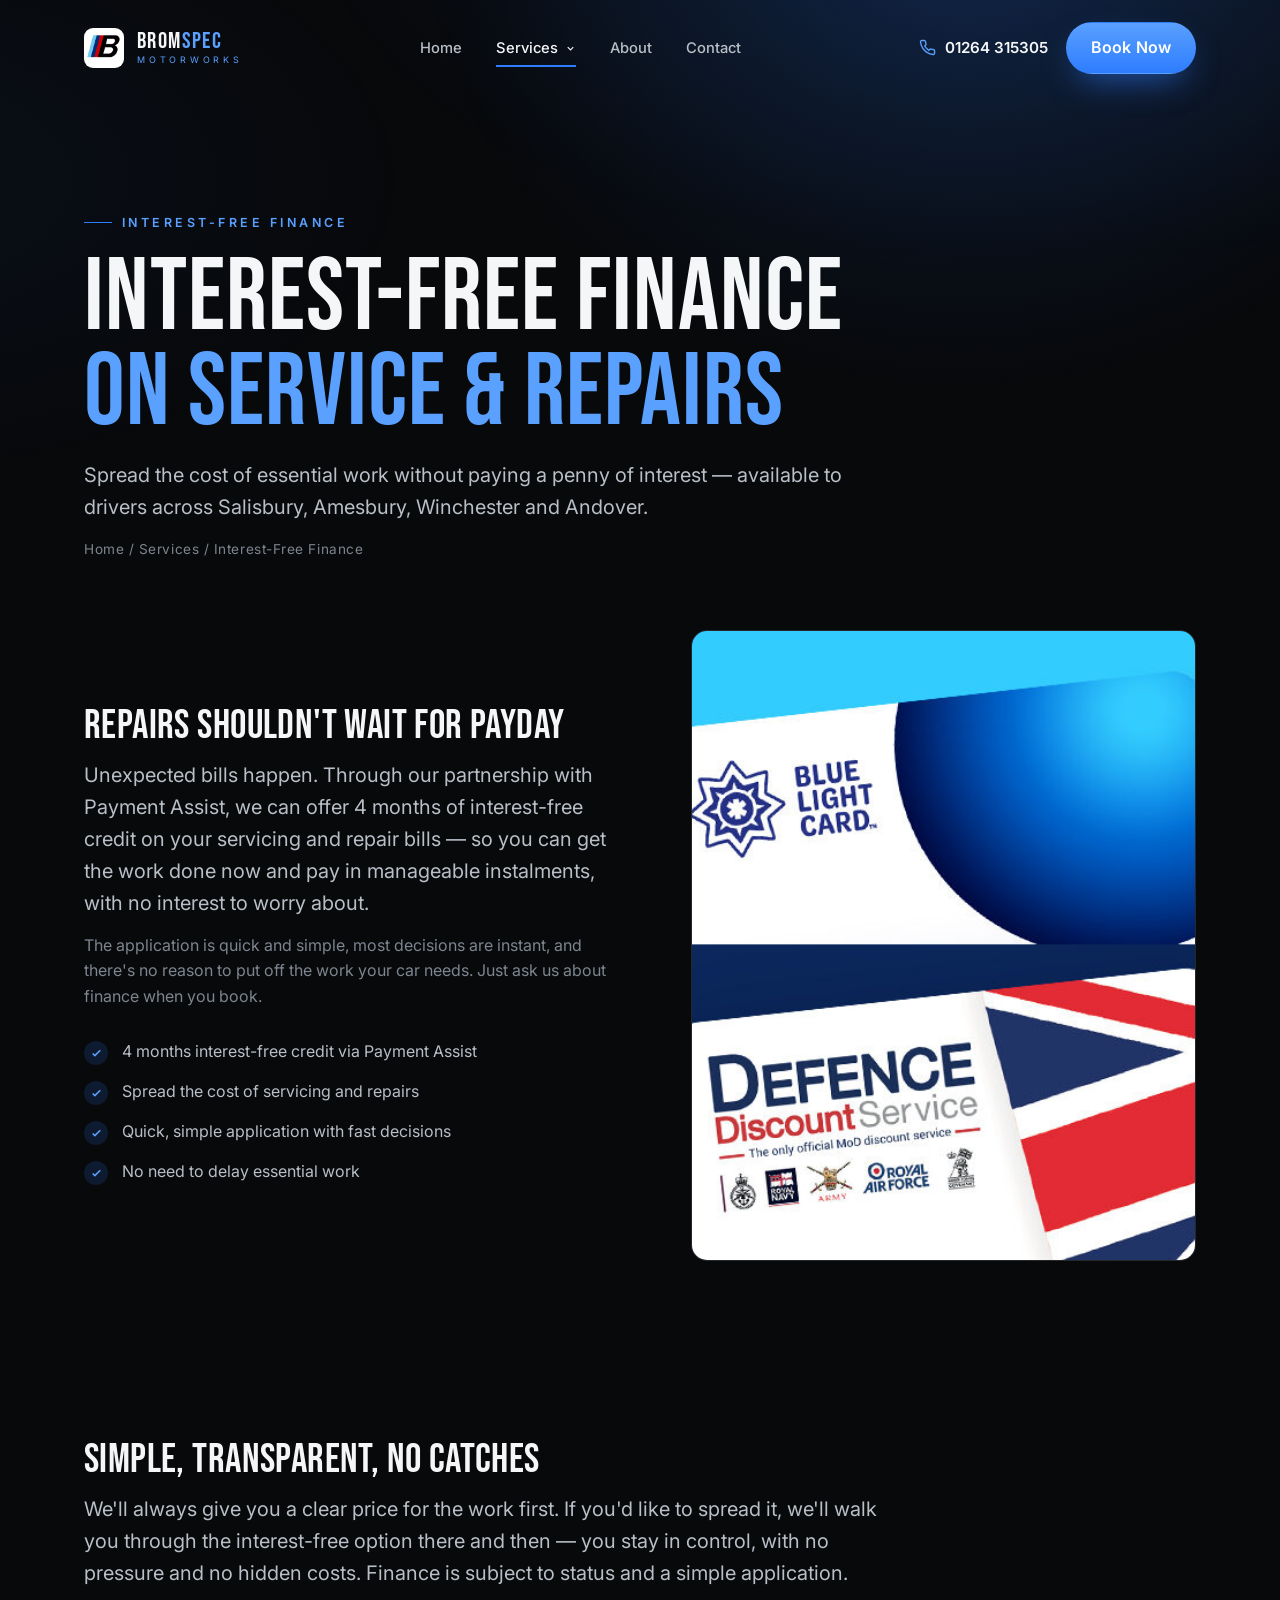
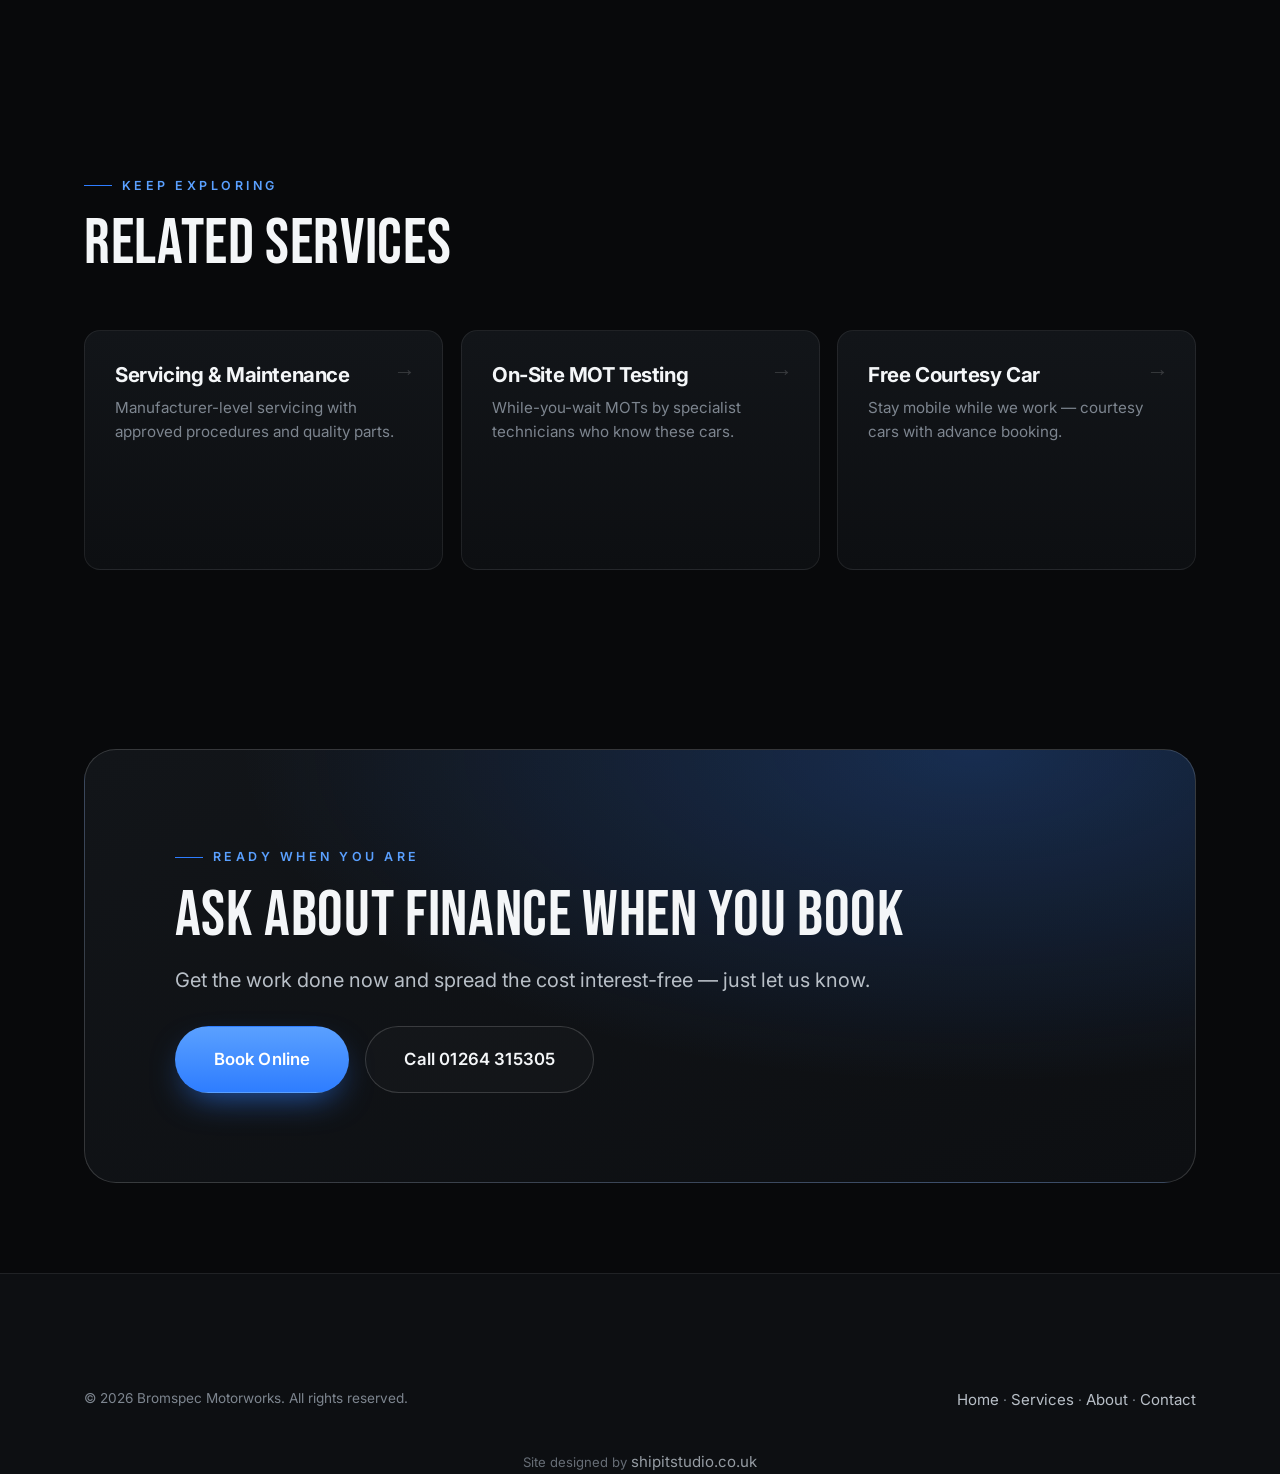
<file: interest-free-finance.html>
<!DOCTYPE html>
<html lang="en-GB">
<head>
<meta charset="UTF-8" />
<!-- Google Tag Manager -->
<script>(function(w,d,s,l,i){w[l]=w[l]||[];w[l].push({'gtm.start':
new Date().getTime(),event:'gtm.js'});var f=d.getElementsByTagName(s)[0],
j=d.createElement(s),dl=l!='dataLayer'?'&l='+l:'';j.async=true;j.src=
'https://www.googletagmanager.com/gtm.js?id='+i+dl;f.parentNode.insertBefore(j,f);
})(window,document,'script','dataLayer','GTM-MNSMN5FG');</script>
<!-- End Google Tag Manager -->
<meta name="viewport" content="width=device-width, initial-scale=1" />
<title>Interest-Free Finance on Servicing &amp; Repairs | Bromspec, Salisbury</title>
<meta name="description" content="Spread the cost of servicing and repairs with interest-free finance at Bromspec Motorworks near Salisbury. 4 months interest-free credit via Payment Assist." />
<link rel="canonical" href="https://www.bromspec.co.uk/interest-free-finance" />
<meta name="robots" content="index, follow" />
<meta property="og:type" content="website" />
<meta property="og:site_name" content="Bromspec Motorworks" />
<meta property="og:locale" content="en_GB" />
<meta property="og:title" content="Interest-Free Finance on Servicing &amp; Repairs | Bromspec, Salisbury" />
<meta property="og:description" content="Spread the cost of servicing and repairs with 4 months interest-free credit via Payment Assist at Bromspec Motorworks near Salisbury." />
<meta property="og:url" content="https://www.bromspec.co.uk/interest-free-finance" />
<meta property="og:image" content="https://www.bromspec.co.uk/images/bluelight-card.jpg" />
<meta name="twitter:card" content="summary_large_image" />
<meta name="twitter:image" content="https://www.bromspec.co.uk/images/bluelight-card.jpg" />
<link rel="manifest" href="/manifest.webmanifest" />
<meta name="theme-color" content="#08090b" />
<meta name="apple-mobile-web-app-capable" content="yes" />
<meta name="mobile-web-app-capable" content="yes" />
<meta name="apple-mobile-web-app-status-bar-style" content="black-translucent" />
<meta name="apple-mobile-web-app-title" content="Bromspec" />
<script>if("serviceWorker" in navigator){addEventListener("load",function(){navigator.serviceWorker.register("/sw.js").catch(function(){})});}</script>
<link rel="preconnect" href="https://fonts.googleapis.com" />
<link rel="preconnect" href="https://fonts.gstatic.com" crossorigin />
<link href="https://fonts.googleapis.com/css2?family=Bebas+Neue&family=Inter:wght@400;500;600;700&display=swap" rel="stylesheet" />
<link rel="icon" type="image/png" href="favicon.png" />
<link rel="apple-touch-icon" href="images/logo.png" />
<link rel="stylesheet" href="assets/css/style.css" />
<script type="application/ld+json">
{
  "@context": "https://schema.org",
  "@type": "BreadcrumbList",
  "itemListElement": [
    { "@type": "ListItem", "position": 1, "name": "Home", "item": "https://www.bromspec.co.uk/" },
    { "@type": "ListItem", "position": 2, "name": "Services", "item": "https://www.bromspec.co.uk/services" },
    { "@type": "ListItem", "position": 3, "name": "Interest-Free Finance", "item": "https://www.bromspec.co.uk/interest-free-finance" }
  ]
}
</script>
<script type="application/ld+json">
{
  "@context": "https://schema.org",
  "@type": "Service",
  "serviceType": "Interest-Free Finance",
  "name": "Interest-Free Finance",
  "description": "Spread the cost of car servicing and repairs with interest-free credit via Payment Assist at Bromspec Motorworks near Salisbury.",
  "url": "https://www.bromspec.co.uk/interest-free-finance",
  "areaServed": ["Salisbury", "Amesbury", "Winchester", "Andover", "Wiltshire"],
  "provider": {
    "@type": "AutoRepair",
    "name": "Bromspec Motorworks",
    "@id": "https://www.bromspec.co.uk/#business",
    "telephone": "+44 1264 315305",
    "url": "https://www.bromspec.co.uk/",
    "address": {
      "@type": "PostalAddress",
      "streetAddress": "Unit 3a, Bunas Business Park, Hollom Down Road, Lopcombe",
      "addressLocality": "Salisbury",
      "addressRegion": "Wiltshire",
      "postalCode": "SP5 1BP",
      "addressCountry": "GB"
    }
  }
}
</script>
</head>
<body>
<!-- Google Tag Manager (noscript) -->
<noscript><iframe src="https://www.googletagmanager.com/ns.html?id=GTM-MNSMN5FG"
height="0" width="0" style="display:none;visibility:hidden"></iframe></noscript>
<!-- End Google Tag Manager (noscript) -->

<a class="skip-link" href="#main">Skip to content</a>

<header class="nav" id="nav">
  <div class="container nav__inner">
    <a class="brand" href="/" aria-label="Bromspec Motorworks home">
      <svg class="brand__mark" viewBox="0 0 48 48" fill="none" xmlns="http://www.w3.org/2000/svg" aria-hidden="true" focusable="false"><circle cx="24" cy="24" r="22" stroke="#5aa0ff" stroke-width="2"/><path d="M24 4v40M4 24h40" stroke="#2e7dff" stroke-width="1.4" opacity=".5"/><path d="M24 24 A20 20 0 0 1 44 24 Z" fill="#2e7dff" opacity=".9"/><path d="M24 24 A20 20 0 0 1 4 24 Z" fill="#2e7dff" opacity=".9"/></svg>
      <span class="brand__name">BROM<span>SPEC</span><span class="brand__sub">MOTORWORKS</span></span>
    </a>
    <nav class="nav__menu" aria-label="Primary">
      <ul class="nav__links">
        <li><a href="/">Home</a></li>
        <li class="nav__item--dropdown">
          <a href="/services" class="active" aria-current="page" aria-haspopup="true">Services<svg class="nav__chevron" viewBox="0 0 24 24" fill="none" stroke="currentColor" stroke-width="2.5" aria-hidden="true" focusable="false"><path d="m6 9 6 6 6-6"/></svg></a>
          <ul class="nav__submenu" aria-label="Services submenu">
            <li><a href="/services">All Services</a></li>
            <li><a href="/on-site-mot-testing">On-Site MOT Testing</a></li>
            <li><a href="/advanced-diagnostics">Advanced Diagnostics</a></li>
            <li><a href="/all-makes-servicing">All Makes Servicing</a></li>
            <li><a href="/remapping">Remapping</a></li>
            <li><a href="/four-wheel-alignment">Four-Wheel Alignment</a></li>
            <li><a href="/dpf-clean">DPF Clean</a></li>
            <li><a href="/air-con-service">Air-Con Service</a></li>
            <li><a href="/free-courtesy-car">Free Courtesy Car</a></li>
            <li><a href="/interest-free-finance">Interest-Free Finance</a></li>
          </ul>
        </li>
        <li><a href="/about">About</a></li>
        <li><a href="/contact">Contact</a></li>
      </ul>
      <a class="nav__phone nav__phone--menu" href="tel:+441264315305"><svg viewBox="0 0 24 24" fill="none" stroke="currentColor" stroke-width="2" aria-hidden="true" focusable="false"><path d="M22 16.92v3a2 2 0 0 1-2.18 2 19.79 19.79 0 0 1-8.63-3.07 19.5 19.5 0 0 1-6-6 19.79 19.79 0 0 1-3.07-8.67A2 2 0 0 1 4.11 2h3a2 2 0 0 1 2 1.72c.13.96.36 1.9.69 2.81a2 2 0 0 1-.45 2.11L8.09 9.91a16 16 0 0 0 6 6l1.27-1.27a2 2 0 0 1 2.11-.45c.91.33 1.85.56 2.81.69A2 2 0 0 1 22 16.92Z"/></svg>01264 315305</a>
    </nav>
    <div class="nav__cta">
      <a class="nav__phone nav__phone--cta" href="tel:+441264315305"><svg viewBox="0 0 24 24" fill="none" stroke="currentColor" stroke-width="2" aria-hidden="true" focusable="false"><path d="M22 16.92v3a2 2 0 0 1-2.18 2 19.79 19.79 0 0 1-8.63-3.07 19.5 19.5 0 0 1-6-6 19.79 19.79 0 0 1-3.07-8.67A2 2 0 0 1 4.11 2h3a2 2 0 0 1 2 1.72c.13.96.36 1.9.69 2.81a2 2 0 0 1-.45 2.11L8.09 9.91a16 16 0 0 0 6 6l1.27-1.27a2 2 0 0 1 2.11-.45c.91.33 1.85.56 2.81.69A2 2 0 0 1 22 16.92Z"/></svg>01264 315305</a>
      <a class="btn btn-primary" href="/contact" style="--pad:12px 24px">Book Now</a>
      <button class="nav__burger" aria-label="Menu" aria-expanded="false" aria-controls="nav"><span></span><span></span><span></span></button>
    </div>
  </div>
</header>

<main id="main">

<section class="pagehead">
  <div class="container" data-reveal>
    <span class="eyebrow">Interest-Free Finance</span>
    <h1 class="display h-xl">Interest-free finance<br><span class="accent-text">on service &amp; repairs</span></h1>
    <p class="lead" style="margin-top:18px">Spread the cost of essential work without paying a penny of interest — available to drivers across Salisbury, Amesbury, Winchester and Andover.</p>
    <p class="crumb"><a href="/">Home</a> / <a href="/services">Services</a> / Interest-Free Finance</p>
  </div>
</section>

<section class="section section--tight" style="padding-top:0">
  <div class="container split split--rev">
    <div class="split__media" data-reveal>
      <img src="images/bluelight-card.jpg" alt="Interest-free finance available at Bromspec Motorworks" width="800" height="1000" loading="lazy" decoding="async" onerror="this.style.display='none'" />
    </div>
    <div data-reveal data-reveal-delay="1">
      <h2 class="display h-md">Repairs shouldn't wait for payday</h2>
      <p class="lead" style="margin-top:14px">Unexpected bills happen. Through our partnership with Payment Assist, we can offer 4 months of interest-free credit on your servicing and repair bills — so you can get the work done now and pay in manageable instalments, with no interest to worry about.</p>
      <p class="muted" style="margin-top:14px">The application is quick and simple, most decisions are instant, and there's no reason to put off the work your car needs. Just ask us about finance when you book.</p>
      <ul class="feature-list">
        <li><span class="tick"><svg viewBox="0 0 24 24" fill="none" stroke="currentColor" stroke-width="3" aria-hidden="true" focusable="false"><path d="M5 12l4 4L19 6"/></svg></span> 4 months interest-free credit via Payment Assist</li>
        <li><span class="tick"><svg viewBox="0 0 24 24" fill="none" stroke="currentColor" stroke-width="3" aria-hidden="true" focusable="false"><path d="M5 12l4 4L19 6"/></svg></span> Spread the cost of servicing and repairs</li>
        <li><span class="tick"><svg viewBox="0 0 24 24" fill="none" stroke="currentColor" stroke-width="3" aria-hidden="true" focusable="false"><path d="M5 12l4 4L19 6"/></svg></span> Quick, simple application with fast decisions</li>
        <li><span class="tick"><svg viewBox="0 0 24 24" fill="none" stroke="currentColor" stroke-width="3" aria-hidden="true" focusable="false"><path d="M5 12l4 4L19 6"/></svg></span> No need to delay essential work</li>
      </ul>
    </div>
  </div>
</section>

<section class="section section--tight">
  <div class="container" data-reveal>
    <h2 class="display h-md">Simple, transparent, no catches</h2>
    <p class="lead" style="margin-top:14px">We'll always give you a clear price for the work first. If you'd like to spread it, we'll walk you through the interest-free option there and then — you stay in control, with no pressure and no hidden costs. Finance is subject to status and a simple application.</p>
  </div>
</section>

<section class="section section--tight">
  <div class="container">
    <div data-reveal>
      <span class="eyebrow">Keep exploring</span>
      <h2 class="display h-lg">Related services</h2>
    </div>
    <div class="svc-grid">
      <a class="svc-card" data-reveal href="/all-makes-servicing"><span class="svc-card__num">→</span><h3>Servicing &amp; Maintenance</h3><p>Manufacturer-level servicing with approved procedures and quality parts.</p></a>
      <a class="svc-card" data-reveal data-reveal-delay="1" href="/on-site-mot-testing"><span class="svc-card__num">→</span><h3>On-Site MOT Testing</h3><p>While-you-wait MOTs by specialist technicians who know these cars.</p></a>
      <a class="svc-card" data-reveal data-reveal-delay="2" href="/free-courtesy-car"><span class="svc-card__num">→</span><h3>Free Courtesy Car</h3><p>Stay mobile while we work — courtesy cars with advance booking.</p></a>
    </div>
  </div>
</section>

<section class="section section--tight">
  <div class="container">
    <div class="cta-band" data-reveal>
      <span class="eyebrow">Ready when you are</span>
      <h2 class="display h-lg">Ask about finance when you book</h2>
      <p class="lead">Get the work done now and spread the cost interest-free — just let us know.</p>
      <div class="hero__actions">
        <a class="btn btn-primary btn-lg" href="/contact">Book Online</a>
        <a class="btn btn-ghost btn-lg" href="tel:+441264315305">Call 01264 315305</a>
      </div>
    </div>
  </div>
</section>

</main>

<footer class="footer">
  <div class="container">
    <div class="footer__bar" style="border-top:none">
      <span>© <span data-year>2026</span> Bromspec Motorworks. All rights reserved.</span>
      <span><a href="/" style="color:var(--text-soft)">Home</a> · <a href="/services" style="color:var(--text-soft)">Services</a> · <a href="/about" style="color:var(--text-soft)">About</a> · <a href="/contact" style="color:var(--text-soft)">Contact</a></span>
    </div>
    <p class="muted" style="text-align:center;font-size:.82rem;margin-top:14px;opacity:.8">Site designed by <a href="https://shipitstudio.co.uk" target="_blank" rel="noopener" style="color:var(--text-soft)">shipitstudio.co.uk</a></p>
  </div>
</footer>

<script src="assets/js/brands.js"></script>
<script src="assets/js/main.js"></script>
</body>
</html>
</file>
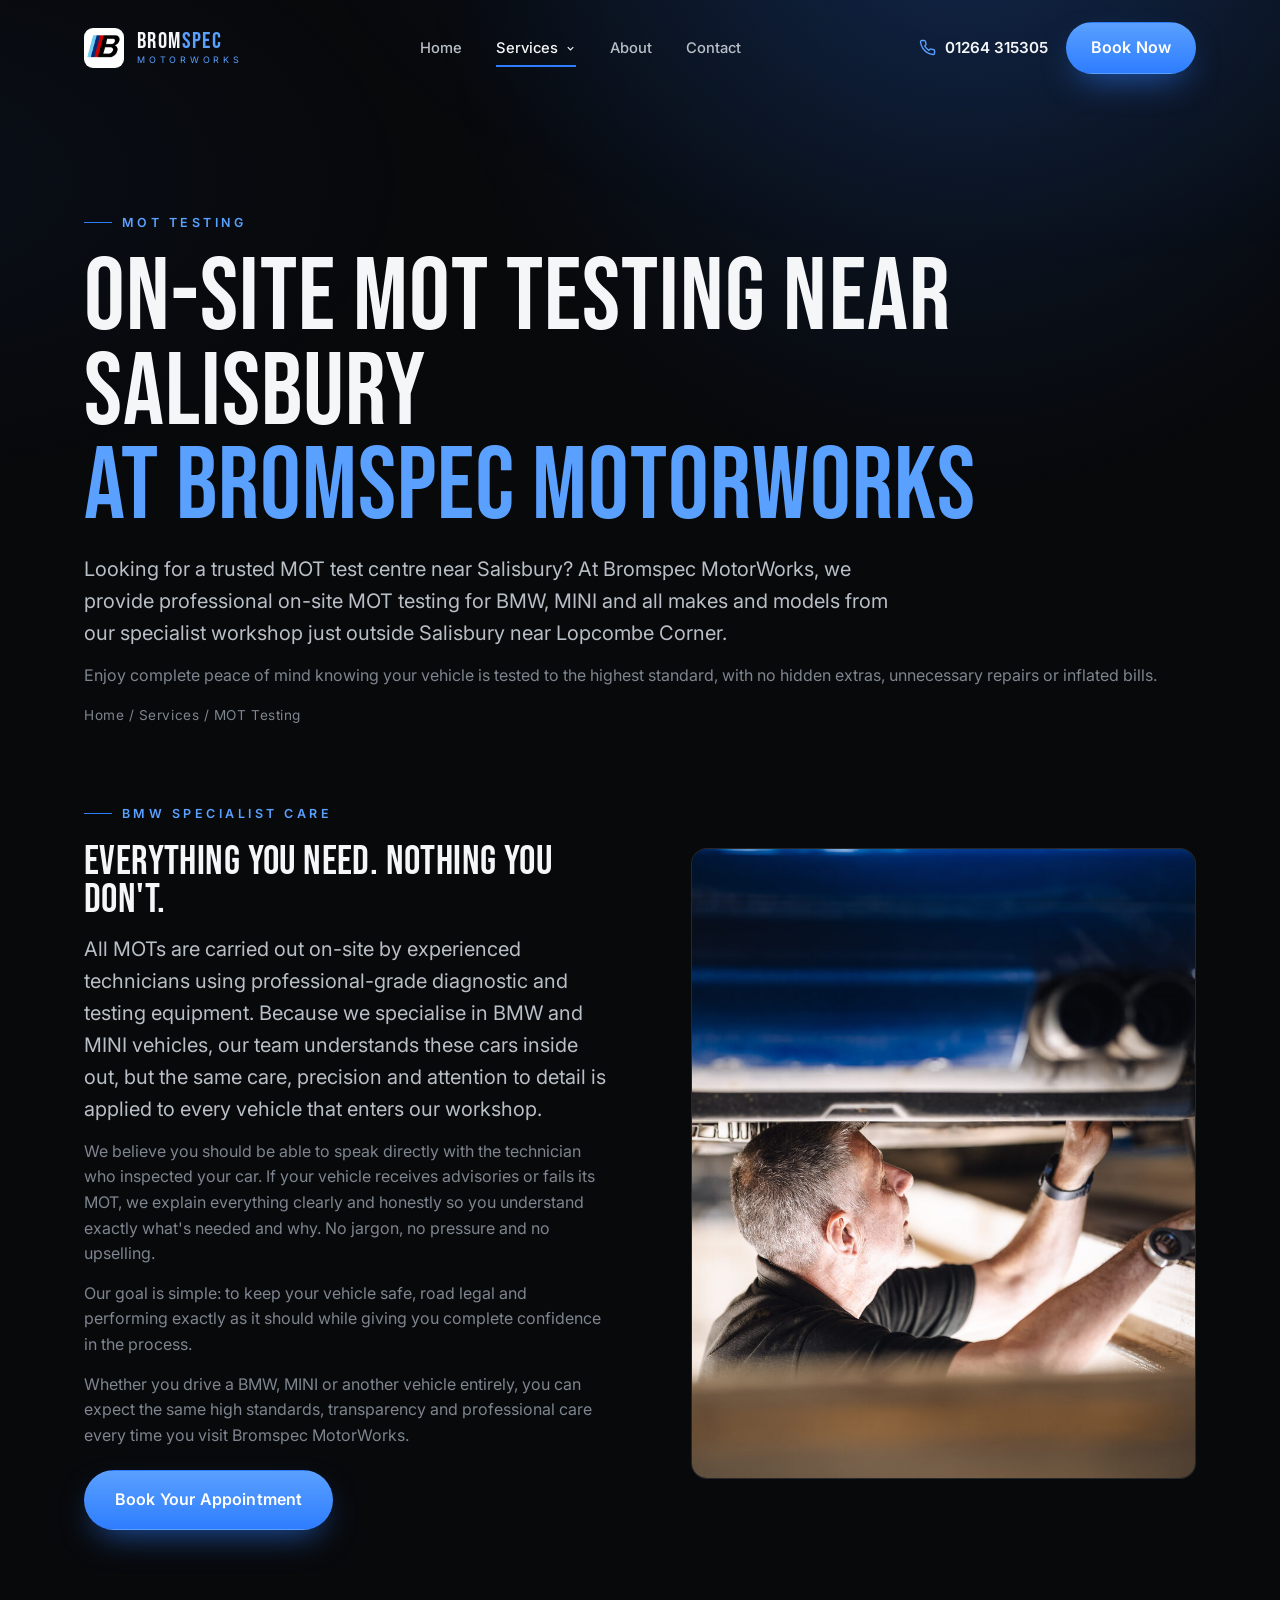
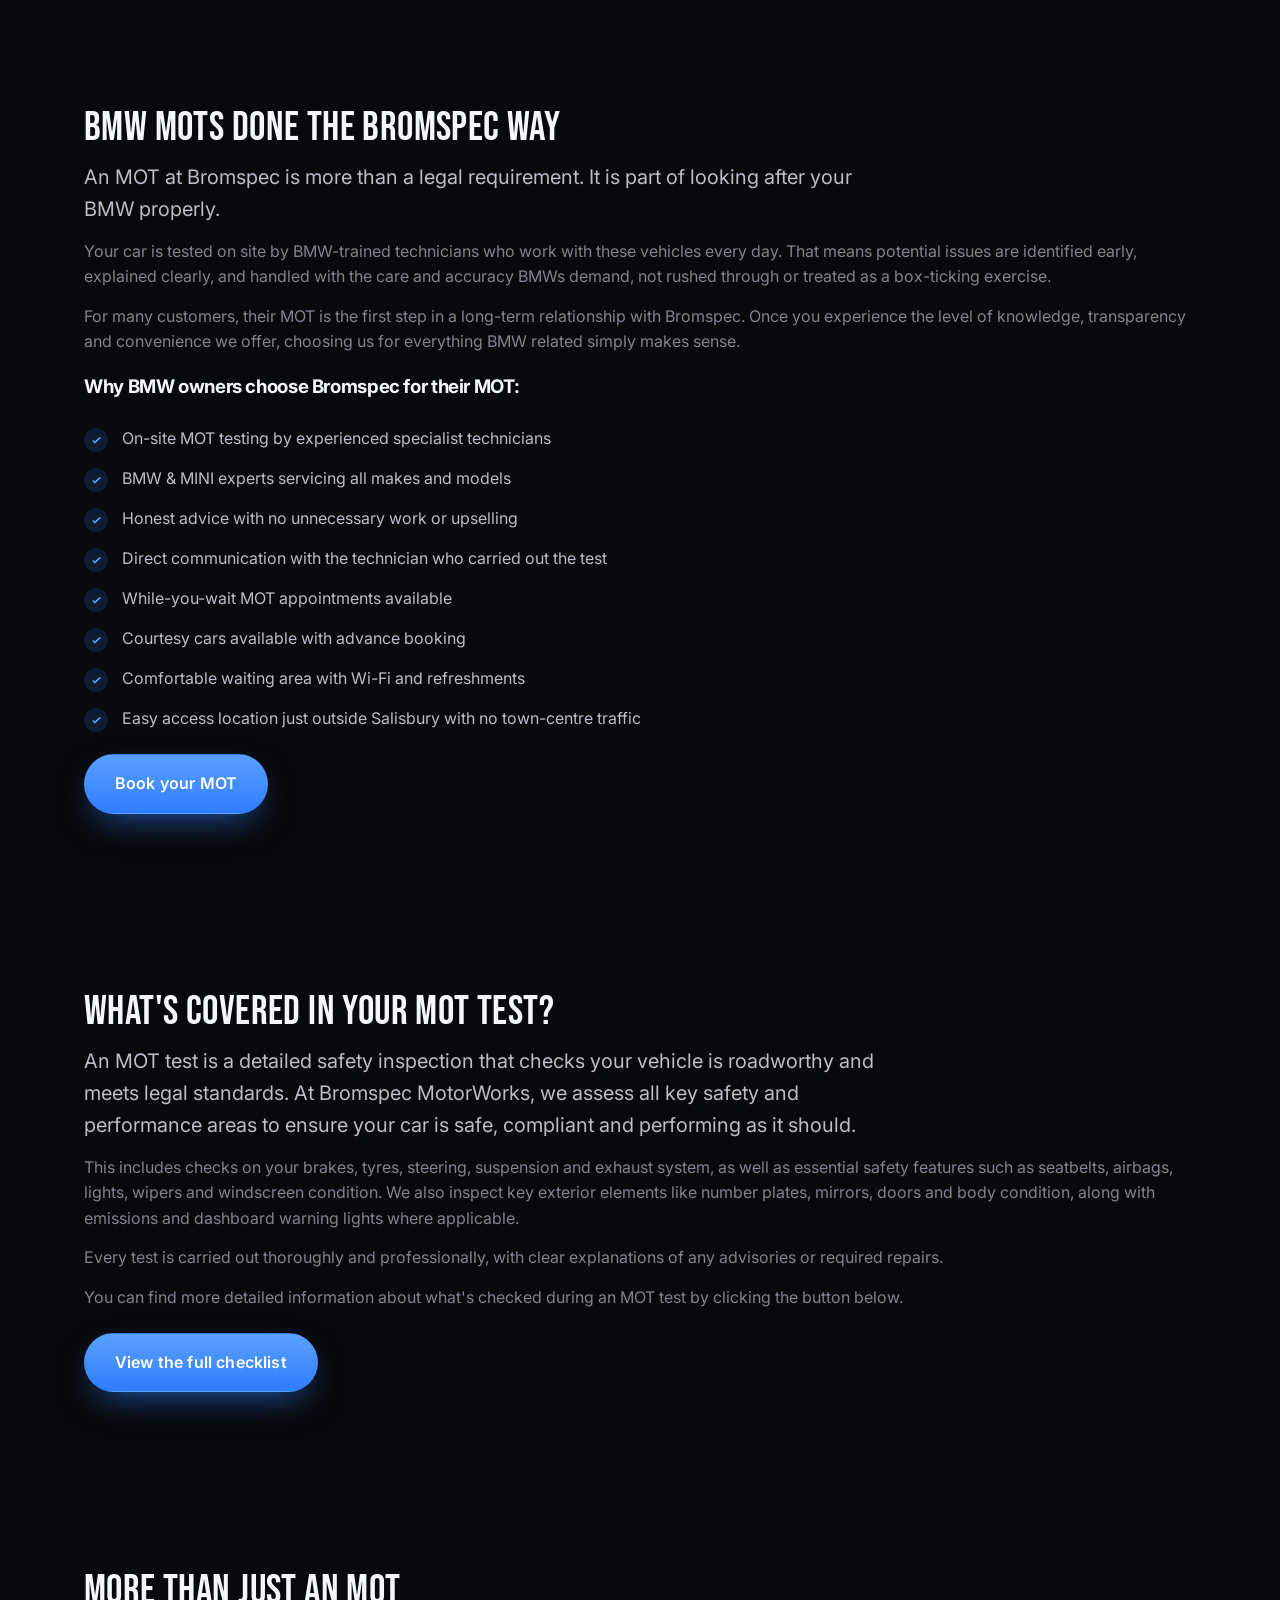
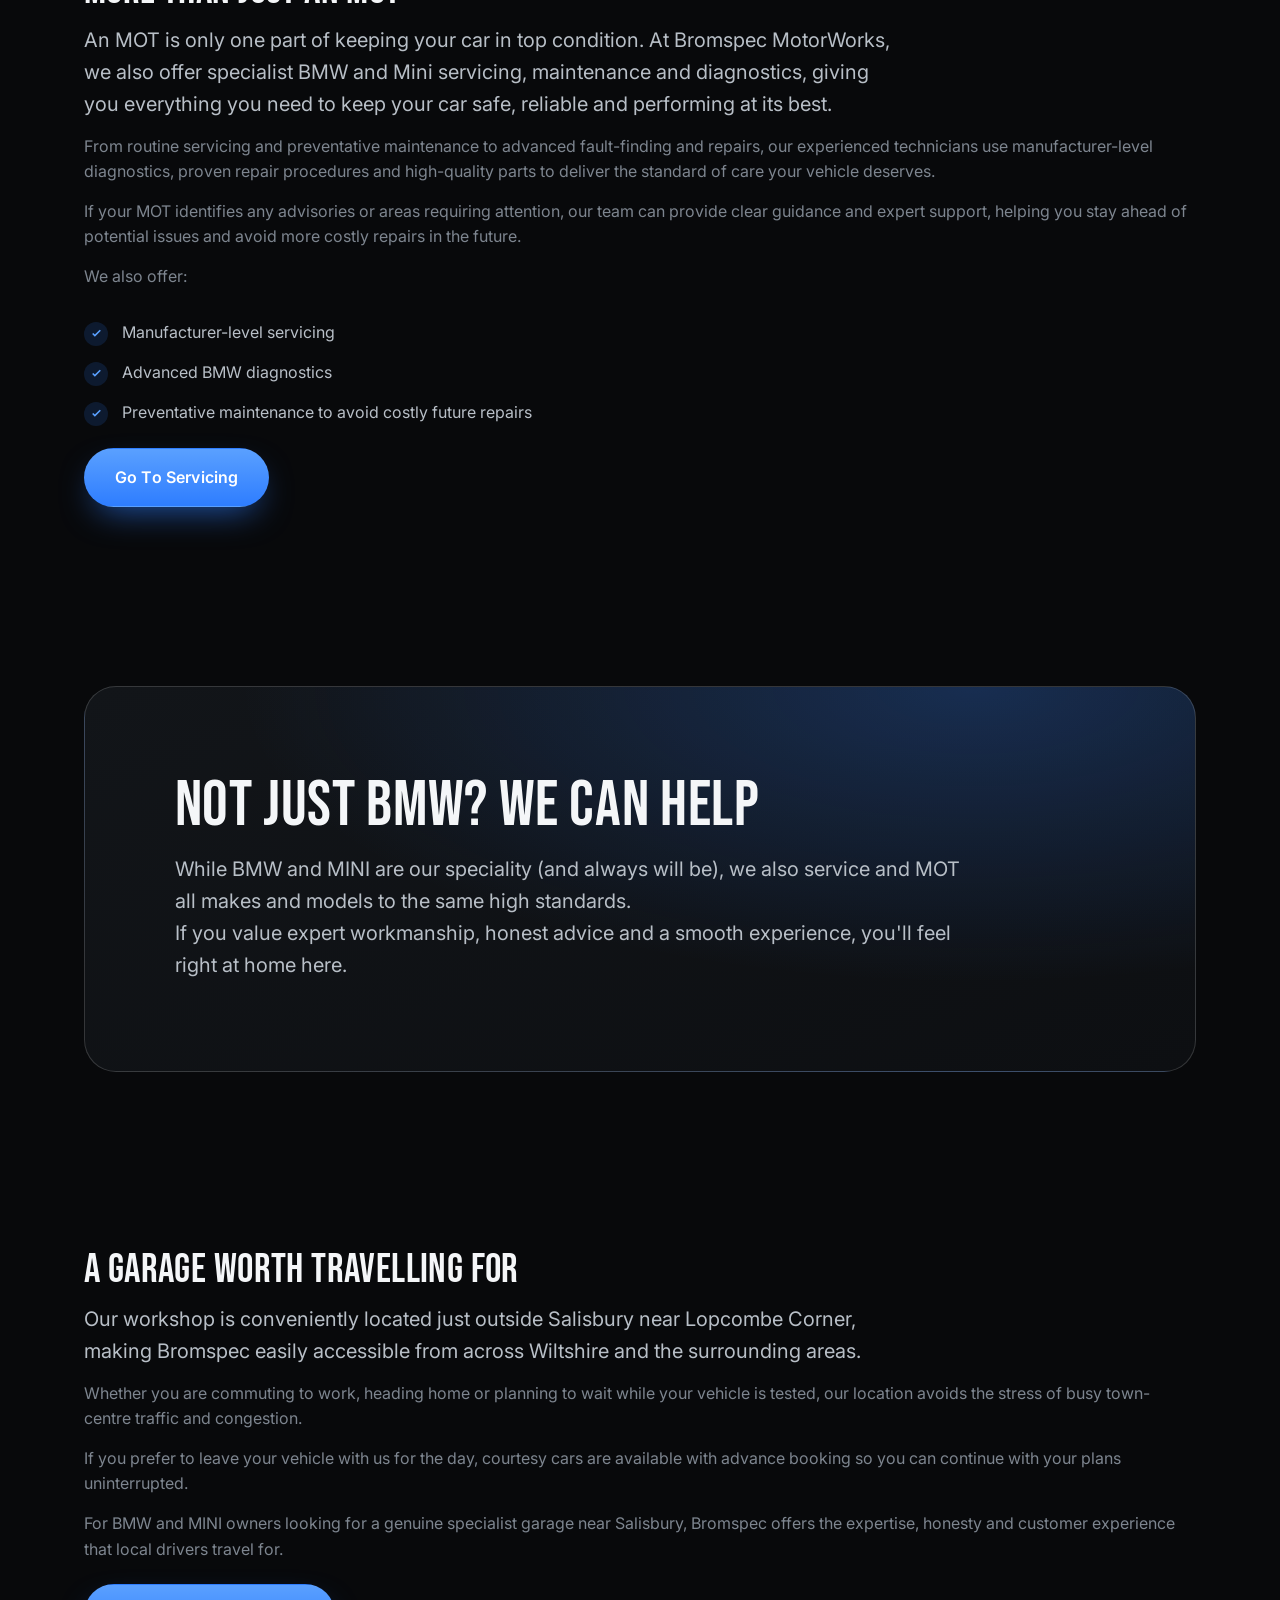
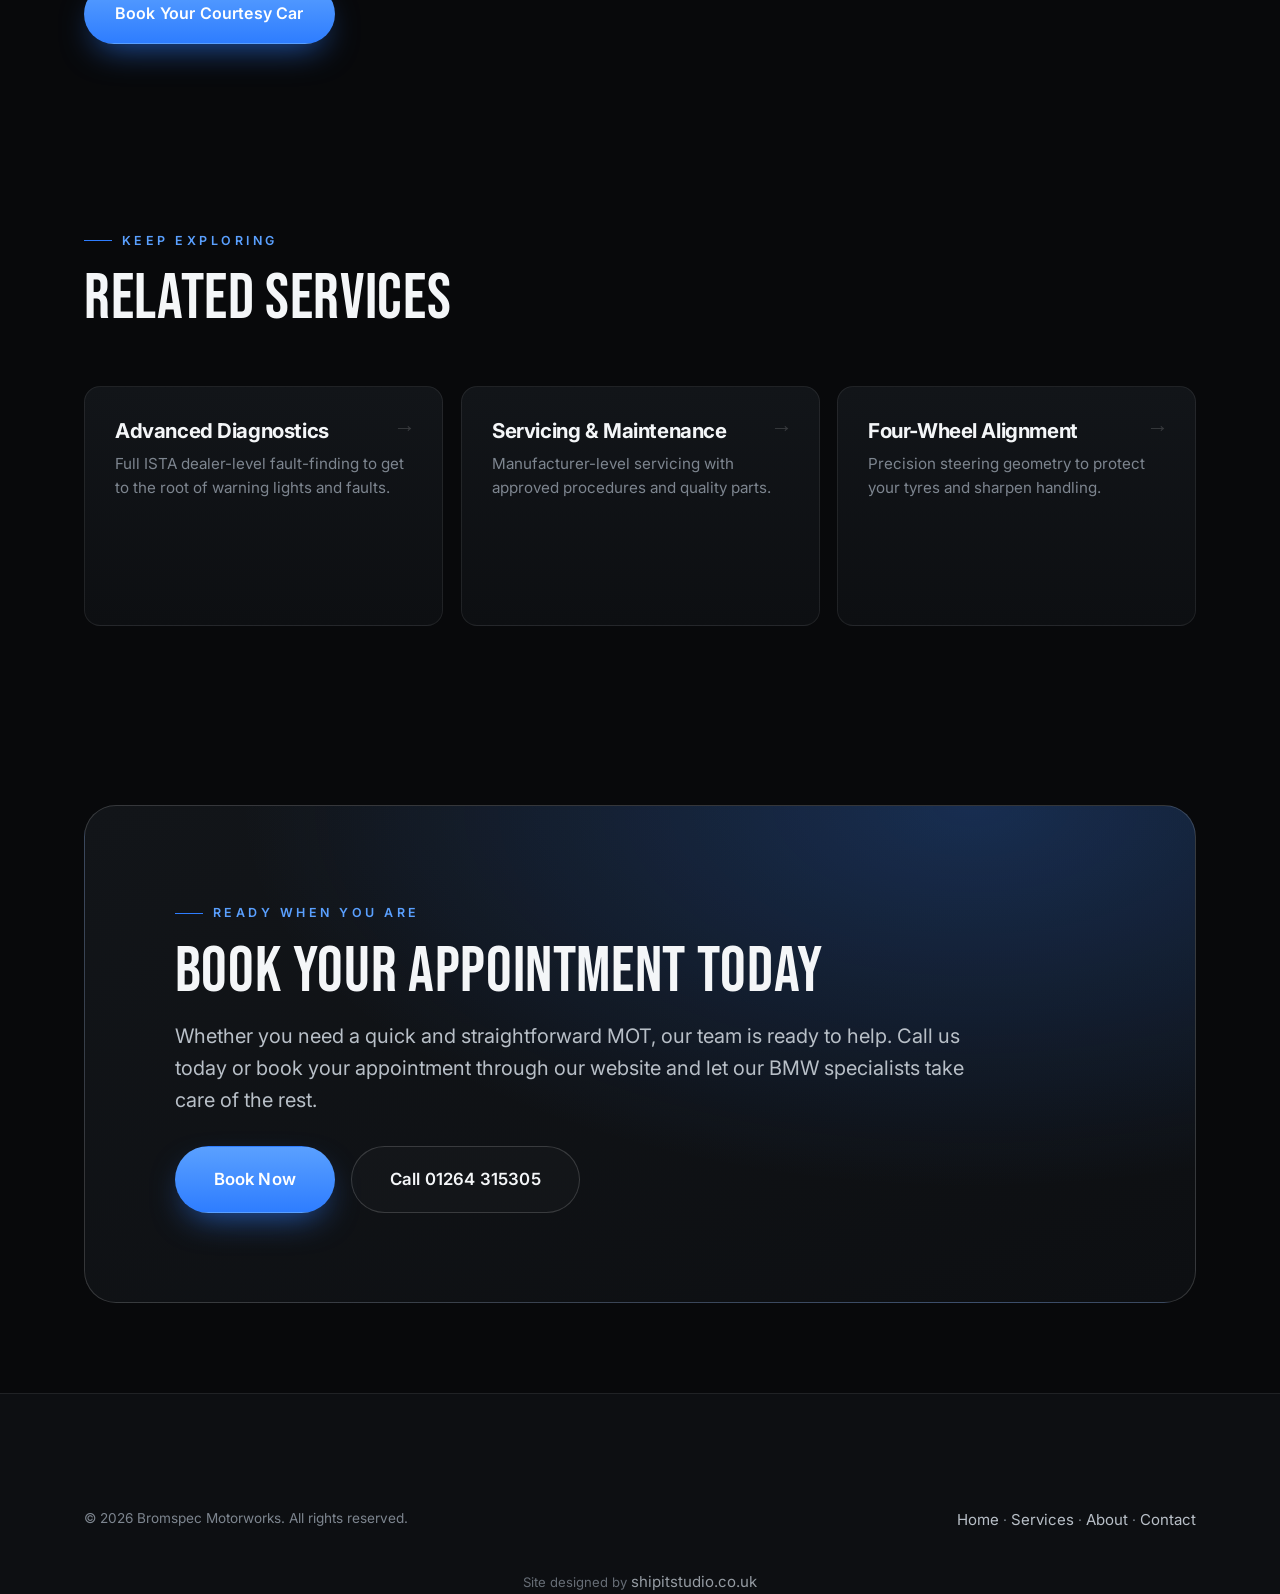
<file: on-site-mot-testing.html>
<!DOCTYPE html>
<html lang="en-GB">
<head>
<meta charset="UTF-8" />
<!-- Google Tag Manager -->
<script>(function(w,d,s,l,i){w[l]=w[l]||[];w[l].push({'gtm.start':
new Date().getTime(),event:'gtm.js'});var f=d.getElementsByTagName(s)[0],
j=d.createElement(s),dl=l!='dataLayer'?'&l='+l:'';j.async=true;j.src=
'https://www.googletagmanager.com/gtm.js?id='+i+dl;f.parentNode.insertBefore(j,f);
})(window,document,'script','dataLayer','GTM-MNSMN5FG');</script>
<!-- End Google Tag Manager -->
<meta name="viewport" content="width=device-width, initial-scale=1" />
<title>On-Site MOT Testing in Salisbury | Bromspec Motorworks</title>
<meta name="description" content="Class 4 MOT testing carried out on-site at Bromspec Motorworks near Salisbury. BMW & MINI specialists, all makes welcome. While-you-wait or courtesy car." />
<link rel="canonical" href="https://www.bromspec.co.uk/on-site-mot-testing" />
<meta name="robots" content="index, follow" />
<meta property="og:type" content="website" />
<meta property="og:site_name" content="Bromspec Motorworks" />
<meta property="og:locale" content="en_GB" />
<meta property="og:title" content="On-Site MOT Testing in Salisbury | Bromspec Motorworks" />
<meta property="og:description" content="Class 4 MOT testing on-site near Salisbury by BMW & MINI specialists. All makes welcome. While-you-wait or courtesy car." />
<meta property="og:url" content="https://www.bromspec.co.uk/on-site-mot-testing" />
<meta property="og:image" content="https://www.bromspec.co.uk/images/service-mot.jpg" />
<meta name="twitter:card" content="summary_large_image" />
<meta name="twitter:image" content="https://www.bromspec.co.uk/images/service-mot.jpg" />
<link rel="manifest" href="/manifest.webmanifest" />
<meta name="theme-color" content="#08090b" />
<meta name="apple-mobile-web-app-capable" content="yes" />
<meta name="mobile-web-app-capable" content="yes" />
<meta name="apple-mobile-web-app-status-bar-style" content="black-translucent" />
<meta name="apple-mobile-web-app-title" content="Bromspec" />
<script>if("serviceWorker" in navigator){addEventListener("load",function(){navigator.serviceWorker.register("/sw.js").catch(function(){})});}</script>
<link rel="preconnect" href="https://fonts.googleapis.com" />
<link rel="preconnect" href="https://fonts.gstatic.com" crossorigin />
<link href="https://fonts.googleapis.com/css2?family=Bebas+Neue&family=Inter:wght@400;500;600;700&display=swap" rel="stylesheet" />
<link rel="icon" type="image/png" href="favicon.png" />
<link rel="apple-touch-icon" href="images/logo.png" />
<link rel="stylesheet" href="assets/css/style.css" />
<script type="application/ld+json">
{
  "@context": "https://schema.org",
  "@type": "BreadcrumbList",
  "itemListElement": [
    { "@type": "ListItem", "position": 1, "name": "Home", "item": "https://www.bromspec.co.uk/" },
    { "@type": "ListItem", "position": 2, "name": "Services", "item": "https://www.bromspec.co.uk/services" },
    { "@type": "ListItem", "position": 3, "name": "On-Site MOT Testing", "item": "https://www.bromspec.co.uk/on-site-mot-testing" }
  ]
}
</script>
<script type="application/ld+json">
{
  "@context": "https://schema.org",
  "@type": "Service",
  "serviceType": "MOT Testing",
  "name": "On-Site MOT Testing",
  "description": "Class 4 MOT testing carried out on-site by BMW & MINI specialists near Salisbury. All makes welcome, with while-you-wait appointments and courtesy cars available.",
  "url": "https://www.bromspec.co.uk/on-site-mot-testing",
  "areaServed": ["Salisbury", "Amesbury", "Winchester", "Andover", "Wiltshire"],
  "provider": {
    "@type": "AutoRepair",
    "name": "Bromspec Motorworks",
    "@id": "https://www.bromspec.co.uk/#business",
    "telephone": "+44 1264 315305",
    "url": "https://www.bromspec.co.uk/",
    "address": {
      "@type": "PostalAddress",
      "streetAddress": "Unit 3a, Bunas Business Park, Hollom Down Road, Lopcombe",
      "addressLocality": "Salisbury",
      "addressRegion": "Wiltshire",
      "postalCode": "SP5 1BP",
      "addressCountry": "GB"
    }
  }
}
</script>
<script type="application/ld+json">
{
  "@context": "https://schema.org",
  "@type": "FAQPage",
  "mainEntity": [
    {
      "@type": "Question",
      "name": "What happens if my car fails its MOT?",
      "acceptedAnswer": {
        "@type": "Answer",
        "text": "Because we service and repair these vehicles every day, failure items can usually be quoted and put right on the spot, using genuine or OE-quality parts, with interest-free finance available to spread the cost. You'll always get a clear explanation and a price before any work begins."
      }
    },
    {
      "@type": "Question",
      "name": "Can I wait while my MOT is carried out?",
      "acceptedAnswer": {
        "@type": "Answer",
        "text": "Yes. You can book an express while-you-wait slot, or take one of our free courtesy cars and get on with your day while we take care of the test."
      }
    },
    {
      "@type": "Question",
      "name": "Do you MOT all makes of car?",
      "acceptedAnswer": {
        "@type": "Answer",
        "text": "We're BMW & MINI specialists, but all makes are welcome. Class 4 MOT testing is carried out on-site at our Lopcombe workshop near Salisbury, to the same standard for every vehicle."
      }
    }
  ]
}
</script>
</head>
<body>
<!-- Google Tag Manager (noscript) -->
<noscript><iframe src="https://www.googletagmanager.com/ns.html?id=GTM-MNSMN5FG"
height="0" width="0" style="display:none;visibility:hidden"></iframe></noscript>
<!-- End Google Tag Manager (noscript) -->

<a class="skip-link" href="#main">Skip to content</a>

<header class="nav" id="nav">
  <div class="container nav__inner">
    <a class="brand" href="/" aria-label="Bromspec Motorworks home">
      <svg class="brand__mark" viewBox="0 0 48 48" fill="none" xmlns="http://www.w3.org/2000/svg" aria-hidden="true" focusable="false"><circle cx="24" cy="24" r="22" stroke="#5aa0ff" stroke-width="2"/><path d="M24 4v40M4 24h40" stroke="#2e7dff" stroke-width="1.4" opacity=".5"/><path d="M24 24 A20 20 0 0 1 44 24 Z" fill="#2e7dff" opacity=".9"/><path d="M24 24 A20 20 0 0 1 4 24 Z" fill="#2e7dff" opacity=".9"/></svg>
      <span class="brand__name">BROM<span>SPEC</span><span class="brand__sub">MOTORWORKS</span></span>
    </a>
    <nav class="nav__menu" aria-label="Primary">
      <ul class="nav__links">
        <li><a href="/">Home</a></li>
        <li class="nav__item--dropdown">
          <a href="/services" class="active" aria-current="page" aria-haspopup="true">Services<svg class="nav__chevron" viewBox="0 0 24 24" fill="none" stroke="currentColor" stroke-width="2.5" aria-hidden="true" focusable="false"><path d="m6 9 6 6 6-6"/></svg></a>
          <ul class="nav__submenu" aria-label="Services submenu">
            <li><a href="/services">All Services</a></li>
            <li><a href="/on-site-mot-testing">On-Site MOT Testing</a></li>
            <li><a href="/advanced-diagnostics">Advanced Diagnostics</a></li>
            <li><a href="/all-makes-servicing">All Makes Servicing</a></li>
            <li><a href="/remapping">Remapping</a></li>
            <li><a href="/four-wheel-alignment">Four-Wheel Alignment</a></li>
            <li><a href="/dpf-clean">DPF Clean</a></li>
            <li><a href="/air-con-service">Air-Con Service</a></li>
            <li><a href="/free-courtesy-car">Free Courtesy Car</a></li>
            <li><a href="/interest-free-finance">Interest-Free Finance</a></li>
          </ul>
        </li>
        <li><a href="/about">About</a></li>
        <li><a href="/contact">Contact</a></li>
      </ul>
      <a class="nav__phone nav__phone--menu" href="tel:+441264315305"><svg viewBox="0 0 24 24" fill="none" stroke="currentColor" stroke-width="2" aria-hidden="true" focusable="false"><path d="M22 16.92v3a2 2 0 0 1-2.18 2 19.79 19.79 0 0 1-8.63-3.07 19.5 19.5 0 0 1-6-6 19.79 19.79 0 0 1-3.07-8.67A2 2 0 0 1 4.11 2h3a2 2 0 0 1 2 1.72c.13.96.36 1.9.69 2.81a2 2 0 0 1-.45 2.11L8.09 9.91a16 16 0 0 0 6 6l1.27-1.27a2 2 0 0 1 2.11-.45c.91.33 1.85.56 2.81.69A2 2 0 0 1 22 16.92Z"/></svg>01264 315305</a>
    </nav>
    <div class="nav__cta">
      <a class="nav__phone nav__phone--cta" href="tel:+441264315305"><svg viewBox="0 0 24 24" fill="none" stroke="currentColor" stroke-width="2" aria-hidden="true" focusable="false"><path d="M22 16.92v3a2 2 0 0 1-2.18 2 19.79 19.79 0 0 1-8.63-3.07 19.5 19.5 0 0 1-6-6 19.79 19.79 0 0 1-3.07-8.67A2 2 0 0 1 4.11 2h3a2 2 0 0 1 2 1.72c.13.96.36 1.9.69 2.81a2 2 0 0 1-.45 2.11L8.09 9.91a16 16 0 0 0 6 6l1.27-1.27a2 2 0 0 1 2.11-.45c.91.33 1.85.56 2.81.69A2 2 0 0 1 22 16.92Z"/></svg>01264 315305</a>
      <a class="btn btn-primary" href="/contact" style="--pad:12px 24px">Book Now</a>
      <button class="nav__burger" aria-label="Menu" aria-expanded="false" aria-controls="nav"><span></span><span></span><span></span></button>
    </div>
  </div>
</header>

<main id="main">

<section class="pagehead">
  <div class="container" data-reveal>
    <span class="eyebrow">MOT Testing</span>
    <h1 class="display h-xl">On-Site MOT Testing Near Salisbury<br><span class="accent-text">at Bromspec MotorWorks</span></h1>
    <p class="lead" style="margin-top:18px">Looking for a trusted MOT test centre near Salisbury? At Bromspec MotorWorks, we provide professional on-site MOT testing for BMW, MINI and all makes and models from our specialist workshop just outside Salisbury near Lopcombe Corner.</p>
    <p class="muted" style="margin-top:14px">Enjoy complete peace of mind knowing your vehicle is tested to the highest standard, with no hidden extras, unnecessary repairs or inflated bills.</p>
    <p class="crumb"><a href="/">Home</a> / <a href="/services">Services</a> / MOT Testing</p>
  </div>
</section>

<section class="section section--tight" style="padding-top:0">
  <div class="container split">
    <div data-reveal>
      <span class="eyebrow">BMW Specialist Care</span>
      <h2 class="display h-md">Everything you need. Nothing you don't.</h2>
      <p class="lead" style="margin-top:14px">All MOTs are carried out on-site by experienced technicians using professional-grade diagnostic and testing equipment. Because we specialise in BMW and MINI vehicles, our team understands these cars inside out, but the same care, precision and attention to detail is applied to every vehicle that enters our workshop.</p>
      <p class="muted" style="margin-top:14px">We believe you should be able to speak directly with the technician who inspected your car. If your vehicle receives advisories or fails its MOT, we explain everything clearly and honestly so you understand exactly what's needed and why. No jargon, no pressure and no upselling.</p>
      <p class="muted" style="margin-top:14px">Our goal is simple: to keep your vehicle safe, road legal and performing exactly as it should while giving you complete confidence in the process.</p>
      <p class="muted" style="margin-top:14px">Whether you drive a BMW, MINI or another vehicle entirely, you can expect the same high standards, transparency and professional care every time you visit Bromspec MotorWorks.</p>
      <div class="hero__actions" style="margin-top:22px">
        <a class="btn btn-primary" href="/contact">Book Your Appointment</a>
      </div>
    </div>
    <div class="split__media" data-reveal data-reveal-delay="1">
      <img src="images/service-mot.jpg" alt="MOT testing at Bromspec Motorworks near Salisbury" width="800" height="1000" loading="lazy" decoding="async" onerror="this.style.display='none'" />
    </div>
  </div>
</section>

<section class="section section--tight">
  <div class="container" data-reveal>
    <h2 class="display h-md">BMW MOTs Done the Bromspec Way</h2>
    <p class="lead" style="margin-top:14px">An MOT at Bromspec is more than a legal requirement. It is part of looking after your BMW properly.</p>
    <p class="muted" style="margin-top:14px">Your car is tested on site by BMW-trained technicians who work with these vehicles every day. That means potential issues are identified early, explained clearly, and handled with the care and accuracy BMWs demand, not rushed through or treated as a box-ticking exercise.</p>
    <p class="muted" style="margin-top:14px">For many customers, their MOT is the first step in a long-term relationship with Bromspec. Once you experience the level of knowledge, transparency and convenience we offer, choosing us for everything BMW related simply makes sense.</p>
    <h3 style="margin-top:22px">Why BMW owners choose Bromspec for their MOT:</h3>
    <ul class="feature-list">
      <li><span class="tick"><svg viewBox="0 0 24 24" fill="none" stroke="currentColor" stroke-width="3" aria-hidden="true" focusable="false"><path d="M5 12l4 4L19 6"/></svg></span> On-site MOT testing by experienced specialist technicians</li>
      <li><span class="tick"><svg viewBox="0 0 24 24" fill="none" stroke="currentColor" stroke-width="3" aria-hidden="true" focusable="false"><path d="M5 12l4 4L19 6"/></svg></span> BMW &amp; MINI experts servicing all makes and models</li>
      <li><span class="tick"><svg viewBox="0 0 24 24" fill="none" stroke="currentColor" stroke-width="3" aria-hidden="true" focusable="false"><path d="M5 12l4 4L19 6"/></svg></span> Honest advice with no unnecessary work or upselling</li>
      <li><span class="tick"><svg viewBox="0 0 24 24" fill="none" stroke="currentColor" stroke-width="3" aria-hidden="true" focusable="false"><path d="M5 12l4 4L19 6"/></svg></span> Direct communication with the technician who carried out the test</li>
      <li><span class="tick"><svg viewBox="0 0 24 24" fill="none" stroke="currentColor" stroke-width="3" aria-hidden="true" focusable="false"><path d="M5 12l4 4L19 6"/></svg></span> While-you-wait MOT appointments available</li>
      <li><span class="tick"><svg viewBox="0 0 24 24" fill="none" stroke="currentColor" stroke-width="3" aria-hidden="true" focusable="false"><path d="M5 12l4 4L19 6"/></svg></span> Courtesy cars available with advance booking</li>
      <li><span class="tick"><svg viewBox="0 0 24 24" fill="none" stroke="currentColor" stroke-width="3" aria-hidden="true" focusable="false"><path d="M5 12l4 4L19 6"/></svg></span> Comfortable waiting area with Wi-Fi and refreshments</li>
      <li><span class="tick"><svg viewBox="0 0 24 24" fill="none" stroke="currentColor" stroke-width="3" aria-hidden="true" focusable="false"><path d="M5 12l4 4L19 6"/></svg></span> Easy access location just outside Salisbury with no town-centre traffic</li>
    </ul>
    <div class="hero__actions" style="margin-top:22px">
      <a class="btn btn-primary" href="/contact">Book your MOT</a>
    </div>
  </div>
</section>

<section class="section section--tight">
  <div class="container" data-reveal>
    <h2 class="display h-md">What's Covered in your MOT Test?</h2>
    <p class="lead" style="margin-top:14px">An MOT test is a detailed safety inspection that checks your vehicle is roadworthy and meets legal standards. At Bromspec MotorWorks, we assess all key safety and performance areas to ensure your car is safe, compliant and performing as it should.</p>
    <p class="muted" style="margin-top:14px">This includes checks on your brakes, tyres, steering, suspension and exhaust system, as well as essential safety features such as seatbelts, airbags, lights, wipers and windscreen condition. We also inspect key exterior elements like number plates, mirrors, doors and body condition, along with emissions and dashboard warning lights where applicable.</p>
    <p class="muted" style="margin-top:14px">Every test is carried out thoroughly and professionally, with clear explanations of any advisories or required repairs.</p>
    <p class="muted" style="margin-top:14px">You can find more detailed information about what's checked during an MOT test by clicking the button below.</p>
    <div class="hero__actions" style="margin-top:22px">
      <a class="btn btn-primary" href="https://www.gov.uk/government/publications/car-parts-checked-at-an-mot/car-parts-checked-at-an-mot" target="_blank" rel="noopener">View the full checklist</a>
    </div>
  </div>
</section>

<section class="section section--tight">
  <div class="container" data-reveal>
    <h2 class="display h-md">More Than Just an MOT</h2>
    <p class="lead" style="margin-top:14px">An MOT is only one part of keeping your car in top condition. At Bromspec MotorWorks, we also offer specialist BMW and Mini servicing, maintenance and diagnostics, giving you everything you need to keep your car safe, reliable and performing at its best.</p>
    <p class="muted" style="margin-top:14px">From routine servicing and preventative maintenance to advanced fault-finding and repairs, our experienced technicians use manufacturer-level diagnostics, proven repair procedures and high-quality parts to deliver the standard of care your vehicle deserves.</p>
    <p class="muted" style="margin-top:14px">If your MOT identifies any advisories or areas requiring attention, our team can provide clear guidance and expert support, helping you stay ahead of potential issues and avoid more costly repairs in the future.</p>
    <p class="muted" style="margin-top:14px">We also offer:</p>
    <ul class="feature-list">
      <li><span class="tick"><svg viewBox="0 0 24 24" fill="none" stroke="currentColor" stroke-width="3" aria-hidden="true" focusable="false"><path d="M5 12l4 4L19 6"/></svg></span> Manufacturer-level servicing</li>
      <li><span class="tick"><svg viewBox="0 0 24 24" fill="none" stroke="currentColor" stroke-width="3" aria-hidden="true" focusable="false"><path d="M5 12l4 4L19 6"/></svg></span> Advanced BMW diagnostics</li>
      <li><span class="tick"><svg viewBox="0 0 24 24" fill="none" stroke="currentColor" stroke-width="3" aria-hidden="true" focusable="false"><path d="M5 12l4 4L19 6"/></svg></span> Preventative maintenance to avoid costly future repairs</li>
    </ul>
    <div class="hero__actions" style="margin-top:22px">
      <a class="btn btn-primary" href="/all-makes-servicing">Go To Servicing</a>
    </div>
  </div>
</section>

<section class="section section--tight">
  <div class="container">
    <div class="cta-band" data-reveal>
      <h2 class="display h-lg">Not Just BMW? We Can Help</h2>
      <p class="lead">While BMW and MINI are our speciality (and always will be), we also service and MOT all makes and models to the same high standards.</p>
      <p class="lead">If you value expert workmanship, honest advice and a smooth experience, you'll feel right at home here.</p>
    </div>
  </div>
</section>

<section class="section section--tight">
  <div class="container" data-reveal>
    <h2 class="display h-md">A Garage Worth Travelling For</h2>
    <p class="lead" style="margin-top:14px">Our workshop is conveniently located just outside Salisbury near Lopcombe Corner, making Bromspec easily accessible from across Wiltshire and the surrounding areas.</p>
    <p class="muted" style="margin-top:14px">Whether you are commuting to work, heading home or planning to wait while your vehicle is tested, our location avoids the stress of busy town-centre traffic and congestion.</p>
    <p class="muted" style="margin-top:14px">If you prefer to leave your vehicle with us for the day, courtesy cars are available with advance booking so you can continue with your plans uninterrupted.</p>
    <p class="muted" style="margin-top:14px">For BMW and MINI owners looking for a genuine specialist garage near Salisbury, Bromspec offers the expertise, honesty and customer experience that local drivers travel for.</p>
    <div class="hero__actions" style="margin-top:22px">
      <a class="btn btn-primary" href="/contact">Book Your Courtesy Car</a>
    </div>
  </div>
</section>

<section class="section section--tight">
  <div class="container">
    <div data-reveal>
      <span class="eyebrow">Keep exploring</span>
      <h2 class="display h-lg">Related services</h2>
    </div>
    <div class="svc-grid">
      <a class="svc-card" data-reveal href="/advanced-diagnostics"><span class="svc-card__num">→</span><h3>Advanced Diagnostics</h3><p>Full ISTA dealer-level fault-finding to get to the root of warning lights and faults.</p></a>
      <a class="svc-card" data-reveal data-reveal-delay="1" href="/all-makes-servicing"><span class="svc-card__num">→</span><h3>Servicing &amp; Maintenance</h3><p>Manufacturer-level servicing with approved procedures and quality parts.</p></a>
      <a class="svc-card" data-reveal data-reveal-delay="2" href="/four-wheel-alignment"><span class="svc-card__num">→</span><h3>Four-Wheel Alignment</h3><p>Precision steering geometry to protect your tyres and sharpen handling.</p></a>
    </div>
  </div>
</section>

<section class="section section--tight">
  <div class="container">
    <div class="cta-band" data-reveal>
      <span class="eyebrow">Ready when you are</span>
      <h2 class="display h-lg">Book Your Appointment Today</h2>
      <p class="lead">Whether you need a quick and straightforward MOT, our team is ready to help. Call us today or book your appointment through our website and let our BMW specialists take care of the rest.</p>
      <div class="hero__actions">
        <a class="btn btn-primary btn-lg" href="/contact">Book Now</a>
        <a class="btn btn-ghost btn-lg" href="tel:+441264315305">Call 01264 315305</a>
      </div>
    </div>
  </div>
</section>

</main>

<footer class="footer">
  <div class="container">
    <div class="footer__bar" style="border-top:none">
      <span>© <span data-year>2026</span> Bromspec Motorworks. All rights reserved.</span>
      <span><a href="/" style="color:var(--text-soft)">Home</a> · <a href="/services" style="color:var(--text-soft)">Services</a> · <a href="/about" style="color:var(--text-soft)">About</a> · <a href="/contact" style="color:var(--text-soft)">Contact</a></span>
    </div>
    <p class="muted" style="text-align:center;font-size:.82rem;margin-top:14px;opacity:.8">Site designed by <a href="https://shipitstudio.co.uk" target="_blank" rel="noopener" style="color:var(--text-soft)">shipitstudio.co.uk</a></p>
  </div>
</footer>

<script src="assets/js/brands.js"></script>
<script src="assets/js/main.js"></script>
</body>
</html>
</file>
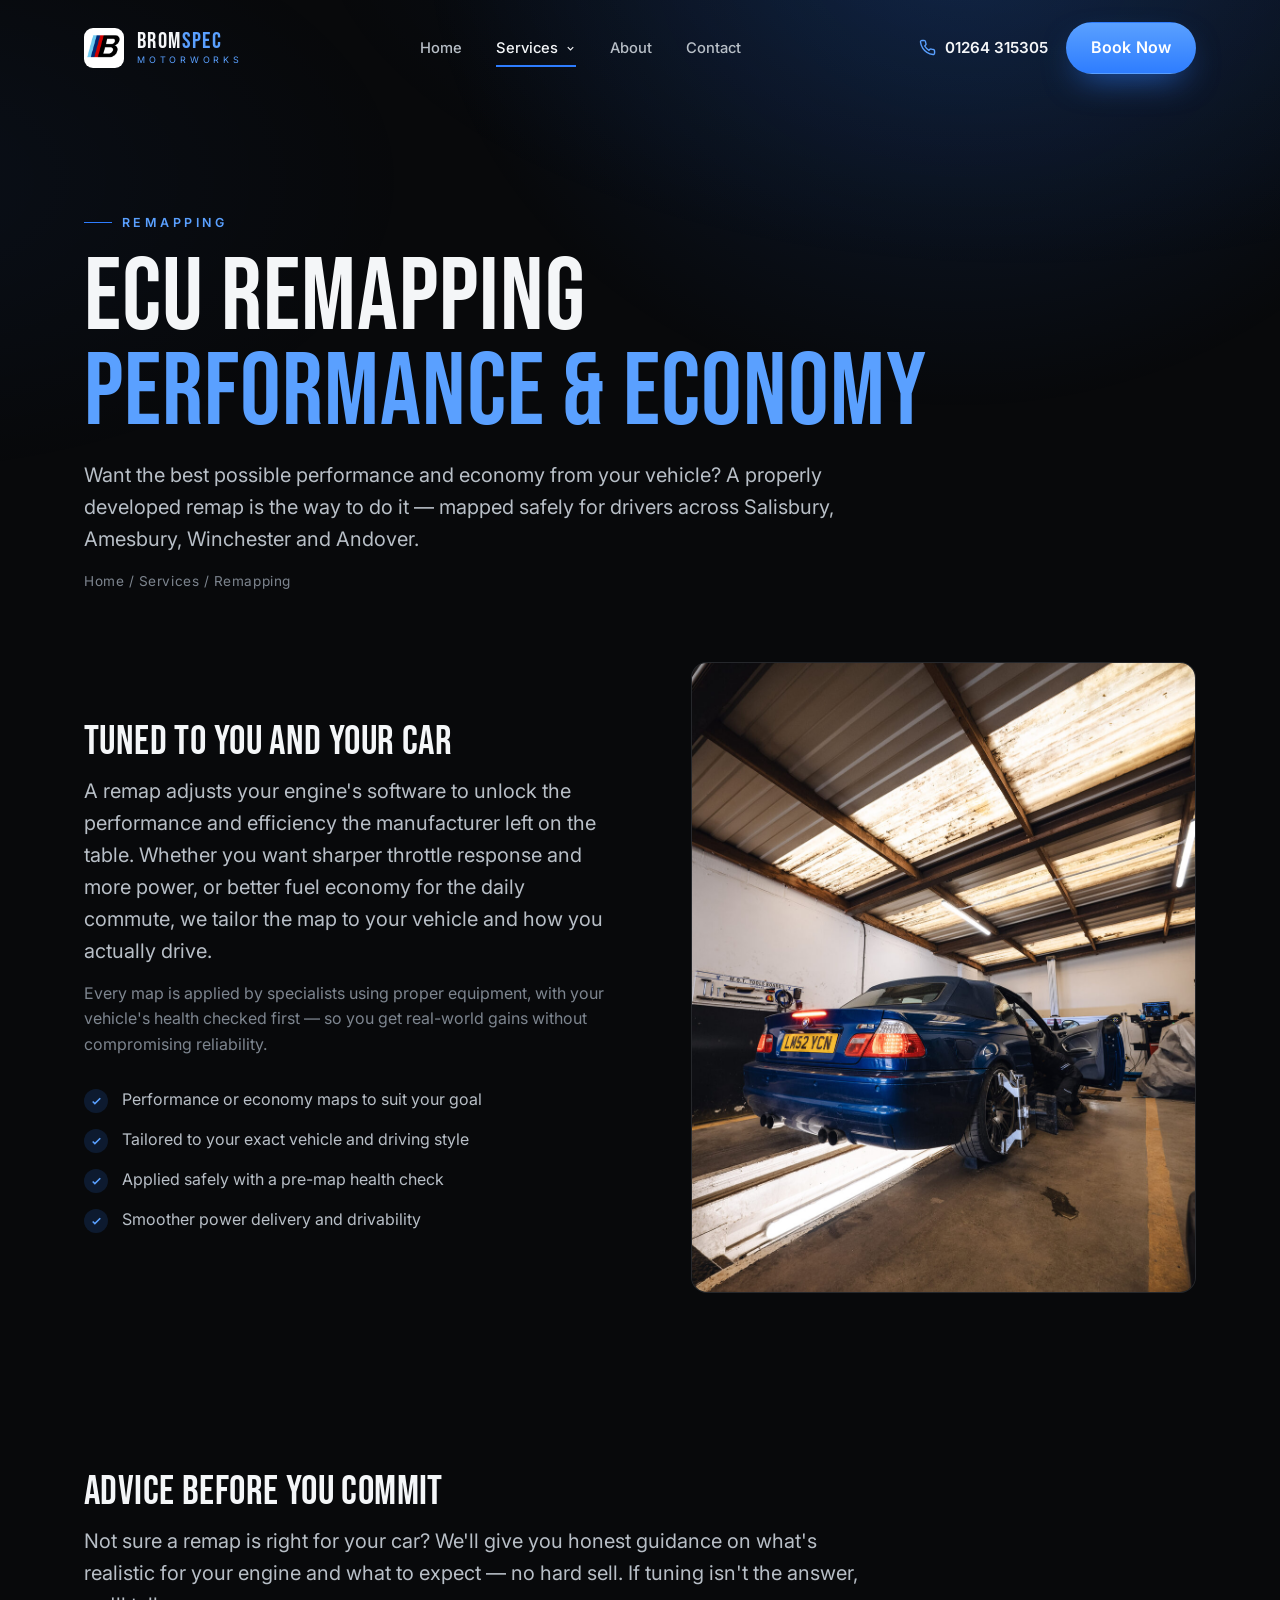
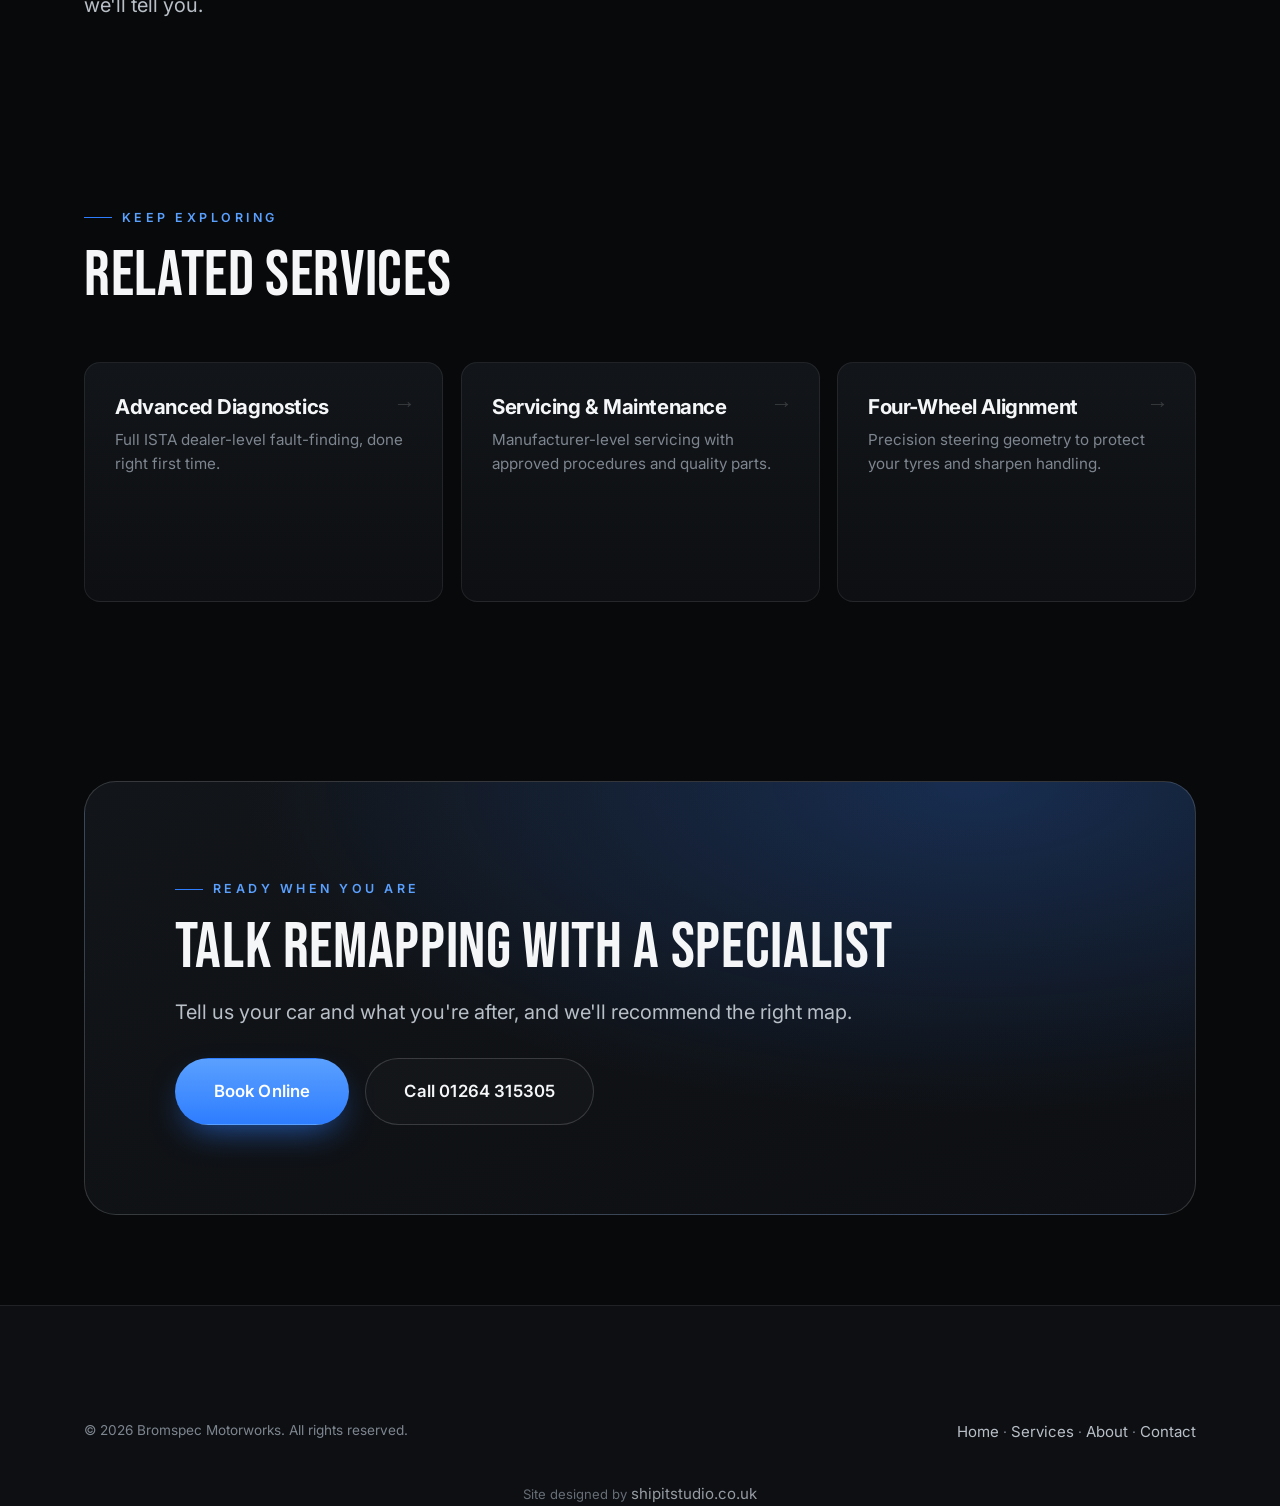
<file: remapping.html>
<!DOCTYPE html>
<html lang="en-GB">
<head>
<meta charset="UTF-8" />
<!-- Google Tag Manager -->
<script>(function(w,d,s,l,i){w[l]=w[l]||[];w[l].push({'gtm.start':
new Date().getTime(),event:'gtm.js'});var f=d.getElementsByTagName(s)[0],
j=d.createElement(s),dl=l!='dataLayer'?'&l='+l:'';j.async=true;j.src=
'https://www.googletagmanager.com/gtm.js?id='+i+dl;f.parentNode.insertBefore(j,f);
})(window,document,'script','dataLayer','GTM-MNSMN5FG');</script>
<!-- End Google Tag Manager -->
<meta name="viewport" content="width=device-width, initial-scale=1" />
<title>ECU Remapping in Salisbury | Performance &amp; Economy Tuning | Bromspec</title>
<meta name="description" content="Custom ECU remapping near Salisbury for BMW, MINI and all makes. More performance or improved economy, safely mapped to your vehicle. Call 01264 315305." />
<link rel="canonical" href="https://www.bromspec.co.uk/remapping" />
<meta name="robots" content="index, follow" />
<meta property="og:type" content="website" />
<meta property="og:site_name" content="Bromspec Motorworks" />
<meta property="og:locale" content="en_GB" />
<meta property="og:title" content="ECU Remapping in Salisbury | Performance &amp; Economy Tuning | Bromspec" />
<meta property="og:description" content="Custom ECU remapping near Salisbury for BMW, MINI and all makes. More performance or improved economy, mapped safely." />
<meta property="og:url" content="https://www.bromspec.co.uk/remapping" />
<meta property="og:image" content="https://www.bromspec.co.uk/images/workshop-1.jpg" />
<meta name="twitter:card" content="summary_large_image" />
<meta name="twitter:image" content="https://www.bromspec.co.uk/images/workshop-1.jpg" />
<link rel="manifest" href="/manifest.webmanifest" />
<meta name="theme-color" content="#08090b" />
<meta name="apple-mobile-web-app-capable" content="yes" />
<meta name="mobile-web-app-capable" content="yes" />
<meta name="apple-mobile-web-app-status-bar-style" content="black-translucent" />
<meta name="apple-mobile-web-app-title" content="Bromspec" />
<script>if("serviceWorker" in navigator){addEventListener("load",function(){navigator.serviceWorker.register("/sw.js").catch(function(){})});}</script>
<link rel="preconnect" href="https://fonts.googleapis.com" />
<link rel="preconnect" href="https://fonts.gstatic.com" crossorigin />
<link href="https://fonts.googleapis.com/css2?family=Bebas+Neue&family=Inter:wght@400;500;600;700&display=swap" rel="stylesheet" />
<link rel="icon" type="image/png" href="favicon.png" />
<link rel="apple-touch-icon" href="images/logo.png" />
<link rel="stylesheet" href="assets/css/style.css" />
<script type="application/ld+json">
{
  "@context": "https://schema.org",
  "@type": "BreadcrumbList",
  "itemListElement": [
    { "@type": "ListItem", "position": 1, "name": "Home", "item": "https://www.bromspec.co.uk/" },
    { "@type": "ListItem", "position": 2, "name": "Services", "item": "https://www.bromspec.co.uk/services" },
    { "@type": "ListItem", "position": 3, "name": "Remapping", "item": "https://www.bromspec.co.uk/remapping" }
  ]
}
</script>
<script type="application/ld+json">
{
  "@context": "https://schema.org",
  "@type": "Service",
  "serviceType": "ECU Remapping",
  "name": "Remapping",
  "description": "Custom ECU remapping for performance or economy on BMW, MINI and all makes near Salisbury, mapped safely to your vehicle.",
  "url": "https://www.bromspec.co.uk/remapping",
  "areaServed": ["Salisbury", "Amesbury", "Winchester", "Andover", "Wiltshire"],
  "provider": {
    "@type": "AutoRepair",
    "name": "Bromspec Motorworks",
    "@id": "https://www.bromspec.co.uk/#business",
    "telephone": "+44 1264 315305",
    "url": "https://www.bromspec.co.uk/",
    "address": {
      "@type": "PostalAddress",
      "streetAddress": "Unit 3a, Bunas Business Park, Hollom Down Road, Lopcombe",
      "addressLocality": "Salisbury",
      "addressRegion": "Wiltshire",
      "postalCode": "SP5 1BP",
      "addressCountry": "GB"
    }
  }
}
</script>
</head>
<body>
<!-- Google Tag Manager (noscript) -->
<noscript><iframe src="https://www.googletagmanager.com/ns.html?id=GTM-MNSMN5FG"
height="0" width="0" style="display:none;visibility:hidden"></iframe></noscript>
<!-- End Google Tag Manager (noscript) -->

<a class="skip-link" href="#main">Skip to content</a>

<header class="nav" id="nav">
  <div class="container nav__inner">
    <a class="brand" href="/" aria-label="Bromspec Motorworks home">
      <svg class="brand__mark" viewBox="0 0 48 48" fill="none" xmlns="http://www.w3.org/2000/svg" aria-hidden="true" focusable="false"><circle cx="24" cy="24" r="22" stroke="#5aa0ff" stroke-width="2"/><path d="M24 4v40M4 24h40" stroke="#2e7dff" stroke-width="1.4" opacity=".5"/><path d="M24 24 A20 20 0 0 1 44 24 Z" fill="#2e7dff" opacity=".9"/><path d="M24 24 A20 20 0 0 1 4 24 Z" fill="#2e7dff" opacity=".9"/></svg>
      <span class="brand__name">BROM<span>SPEC</span><span class="brand__sub">MOTORWORKS</span></span>
    </a>
    <nav class="nav__menu" aria-label="Primary">
      <ul class="nav__links">
        <li><a href="/">Home</a></li>
        <li class="nav__item--dropdown">
          <a href="/services" class="active" aria-current="page" aria-haspopup="true">Services<svg class="nav__chevron" viewBox="0 0 24 24" fill="none" stroke="currentColor" stroke-width="2.5" aria-hidden="true" focusable="false"><path d="m6 9 6 6 6-6"/></svg></a>
          <ul class="nav__submenu" aria-label="Services submenu">
            <li><a href="/services">All Services</a></li>
            <li><a href="/on-site-mot-testing">On-Site MOT Testing</a></li>
            <li><a href="/advanced-diagnostics">Advanced Diagnostics</a></li>
            <li><a href="/all-makes-servicing">All Makes Servicing</a></li>
            <li><a href="/remapping">Remapping</a></li>
            <li><a href="/four-wheel-alignment">Four-Wheel Alignment</a></li>
            <li><a href="/dpf-clean">DPF Clean</a></li>
            <li><a href="/air-con-service">Air-Con Service</a></li>
            <li><a href="/free-courtesy-car">Free Courtesy Car</a></li>
            <li><a href="/interest-free-finance">Interest-Free Finance</a></li>
          </ul>
        </li>
        <li><a href="/about">About</a></li>
        <li><a href="/contact">Contact</a></li>
      </ul>
      <a class="nav__phone nav__phone--menu" href="tel:+441264315305"><svg viewBox="0 0 24 24" fill="none" stroke="currentColor" stroke-width="2" aria-hidden="true" focusable="false"><path d="M22 16.92v3a2 2 0 0 1-2.18 2 19.79 19.79 0 0 1-8.63-3.07 19.5 19.5 0 0 1-6-6 19.79 19.79 0 0 1-3.07-8.67A2 2 0 0 1 4.11 2h3a2 2 0 0 1 2 1.72c.13.96.36 1.9.69 2.81a2 2 0 0 1-.45 2.11L8.09 9.91a16 16 0 0 0 6 6l1.27-1.27a2 2 0 0 1 2.11-.45c.91.33 1.85.56 2.81.69A2 2 0 0 1 22 16.92Z"/></svg>01264 315305</a>
    </nav>
    <div class="nav__cta">
      <a class="nav__phone nav__phone--cta" href="tel:+441264315305"><svg viewBox="0 0 24 24" fill="none" stroke="currentColor" stroke-width="2" aria-hidden="true" focusable="false"><path d="M22 16.92v3a2 2 0 0 1-2.18 2 19.79 19.79 0 0 1-8.63-3.07 19.5 19.5 0 0 1-6-6 19.79 19.79 0 0 1-3.07-8.67A2 2 0 0 1 4.11 2h3a2 2 0 0 1 2 1.72c.13.96.36 1.9.69 2.81a2 2 0 0 1-.45 2.11L8.09 9.91a16 16 0 0 0 6 6l1.27-1.27a2 2 0 0 1 2.11-.45c.91.33 1.85.56 2.81.69A2 2 0 0 1 22 16.92Z"/></svg>01264 315305</a>
      <a class="btn btn-primary" href="/contact" style="--pad:12px 24px">Book Now</a>
      <button class="nav__burger" aria-label="Menu" aria-expanded="false" aria-controls="nav"><span></span><span></span><span></span></button>
    </div>
  </div>
</header>

<main id="main">

<section class="pagehead">
  <div class="container" data-reveal>
    <span class="eyebrow">Remapping</span>
    <h1 class="display h-xl">ECU remapping<br><span class="accent-text">performance &amp; economy</span></h1>
    <p class="lead" style="margin-top:18px">Want the best possible performance and economy from your vehicle? A properly developed remap is the way to do it — mapped safely for drivers across Salisbury, Amesbury, Winchester and Andover.</p>
    <p class="crumb"><a href="/">Home</a> / <a href="/services">Services</a> / Remapping</p>
  </div>
</section>

<section class="section section--tight" style="padding-top:0">
  <div class="container split split--rev">
    <div class="split__media" data-reveal>
      <img src="images/workshop-1.jpg" alt="Remapping a BMW at Bromspec Motorworks" width="800" height="1000" loading="lazy" decoding="async" onerror="this.style.display='none'" />
    </div>
    <div data-reveal data-reveal-delay="1">
      <h2 class="display h-md">Tuned to you and your car</h2>
      <p class="lead" style="margin-top:14px">A remap adjusts your engine's software to unlock the performance and efficiency the manufacturer left on the table. Whether you want sharper throttle response and more power, or better fuel economy for the daily commute, we tailor the map to your vehicle and how you actually drive.</p>
      <p class="muted" style="margin-top:14px">Every map is applied by specialists using proper equipment, with your vehicle's health checked first — so you get real-world gains without compromising reliability.</p>
      <ul class="feature-list">
        <li><span class="tick"><svg viewBox="0 0 24 24" fill="none" stroke="currentColor" stroke-width="3" aria-hidden="true" focusable="false"><path d="M5 12l4 4L19 6"/></svg></span> Performance or economy maps to suit your goal</li>
        <li><span class="tick"><svg viewBox="0 0 24 24" fill="none" stroke="currentColor" stroke-width="3" aria-hidden="true" focusable="false"><path d="M5 12l4 4L19 6"/></svg></span> Tailored to your exact vehicle and driving style</li>
        <li><span class="tick"><svg viewBox="0 0 24 24" fill="none" stroke="currentColor" stroke-width="3" aria-hidden="true" focusable="false"><path d="M5 12l4 4L19 6"/></svg></span> Applied safely with a pre-map health check</li>
        <li><span class="tick"><svg viewBox="0 0 24 24" fill="none" stroke="currentColor" stroke-width="3" aria-hidden="true" focusable="false"><path d="M5 12l4 4L19 6"/></svg></span> Smoother power delivery and drivability</li>
      </ul>
    </div>
  </div>
</section>

<section class="section section--tight">
  <div class="container" data-reveal>
    <h2 class="display h-md">Advice before you commit</h2>
    <p class="lead" style="margin-top:14px">Not sure a remap is right for your car? We'll give you honest guidance on what's realistic for your engine and what to expect — no hard sell. If tuning isn't the answer, we'll tell you.</p>
  </div>
</section>

<section class="section section--tight">
  <div class="container">
    <div data-reveal>
      <span class="eyebrow">Keep exploring</span>
      <h2 class="display h-lg">Related services</h2>
    </div>
    <div class="svc-grid">
      <a class="svc-card" data-reveal href="/advanced-diagnostics"><span class="svc-card__num">→</span><h3>Advanced Diagnostics</h3><p>Full ISTA dealer-level fault-finding, done right first time.</p></a>
      <a class="svc-card" data-reveal data-reveal-delay="1" href="/all-makes-servicing"><span class="svc-card__num">→</span><h3>Servicing &amp; Maintenance</h3><p>Manufacturer-level servicing with approved procedures and quality parts.</p></a>
      <a class="svc-card" data-reveal data-reveal-delay="2" href="/four-wheel-alignment"><span class="svc-card__num">→</span><h3>Four-Wheel Alignment</h3><p>Precision steering geometry to protect your tyres and sharpen handling.</p></a>
    </div>
  </div>
</section>

<section class="section section--tight">
  <div class="container">
    <div class="cta-band" data-reveal>
      <span class="eyebrow">Ready when you are</span>
      <h2 class="display h-lg">Talk remapping with a specialist</h2>
      <p class="lead">Tell us your car and what you're after, and we'll recommend the right map.</p>
      <div class="hero__actions">
        <a class="btn btn-primary btn-lg" href="/contact">Book Online</a>
        <a class="btn btn-ghost btn-lg" href="tel:+441264315305">Call 01264 315305</a>
      </div>
    </div>
  </div>
</section>

</main>

<footer class="footer">
  <div class="container">
    <div class="footer__bar" style="border-top:none">
      <span>© <span data-year>2026</span> Bromspec Motorworks. All rights reserved.</span>
      <span><a href="/" style="color:var(--text-soft)">Home</a> · <a href="/services" style="color:var(--text-soft)">Services</a> · <a href="/about" style="color:var(--text-soft)">About</a> · <a href="/contact" style="color:var(--text-soft)">Contact</a></span>
    </div>
    <p class="muted" style="text-align:center;font-size:.82rem;margin-top:14px;opacity:.8">Site designed by <a href="https://shipitstudio.co.uk" target="_blank" rel="noopener" style="color:var(--text-soft)">shipitstudio.co.uk</a></p>
  </div>
</footer>

<script src="assets/js/brands.js"></script>
<script src="assets/js/main.js"></script>
</body>
</html>
</file>
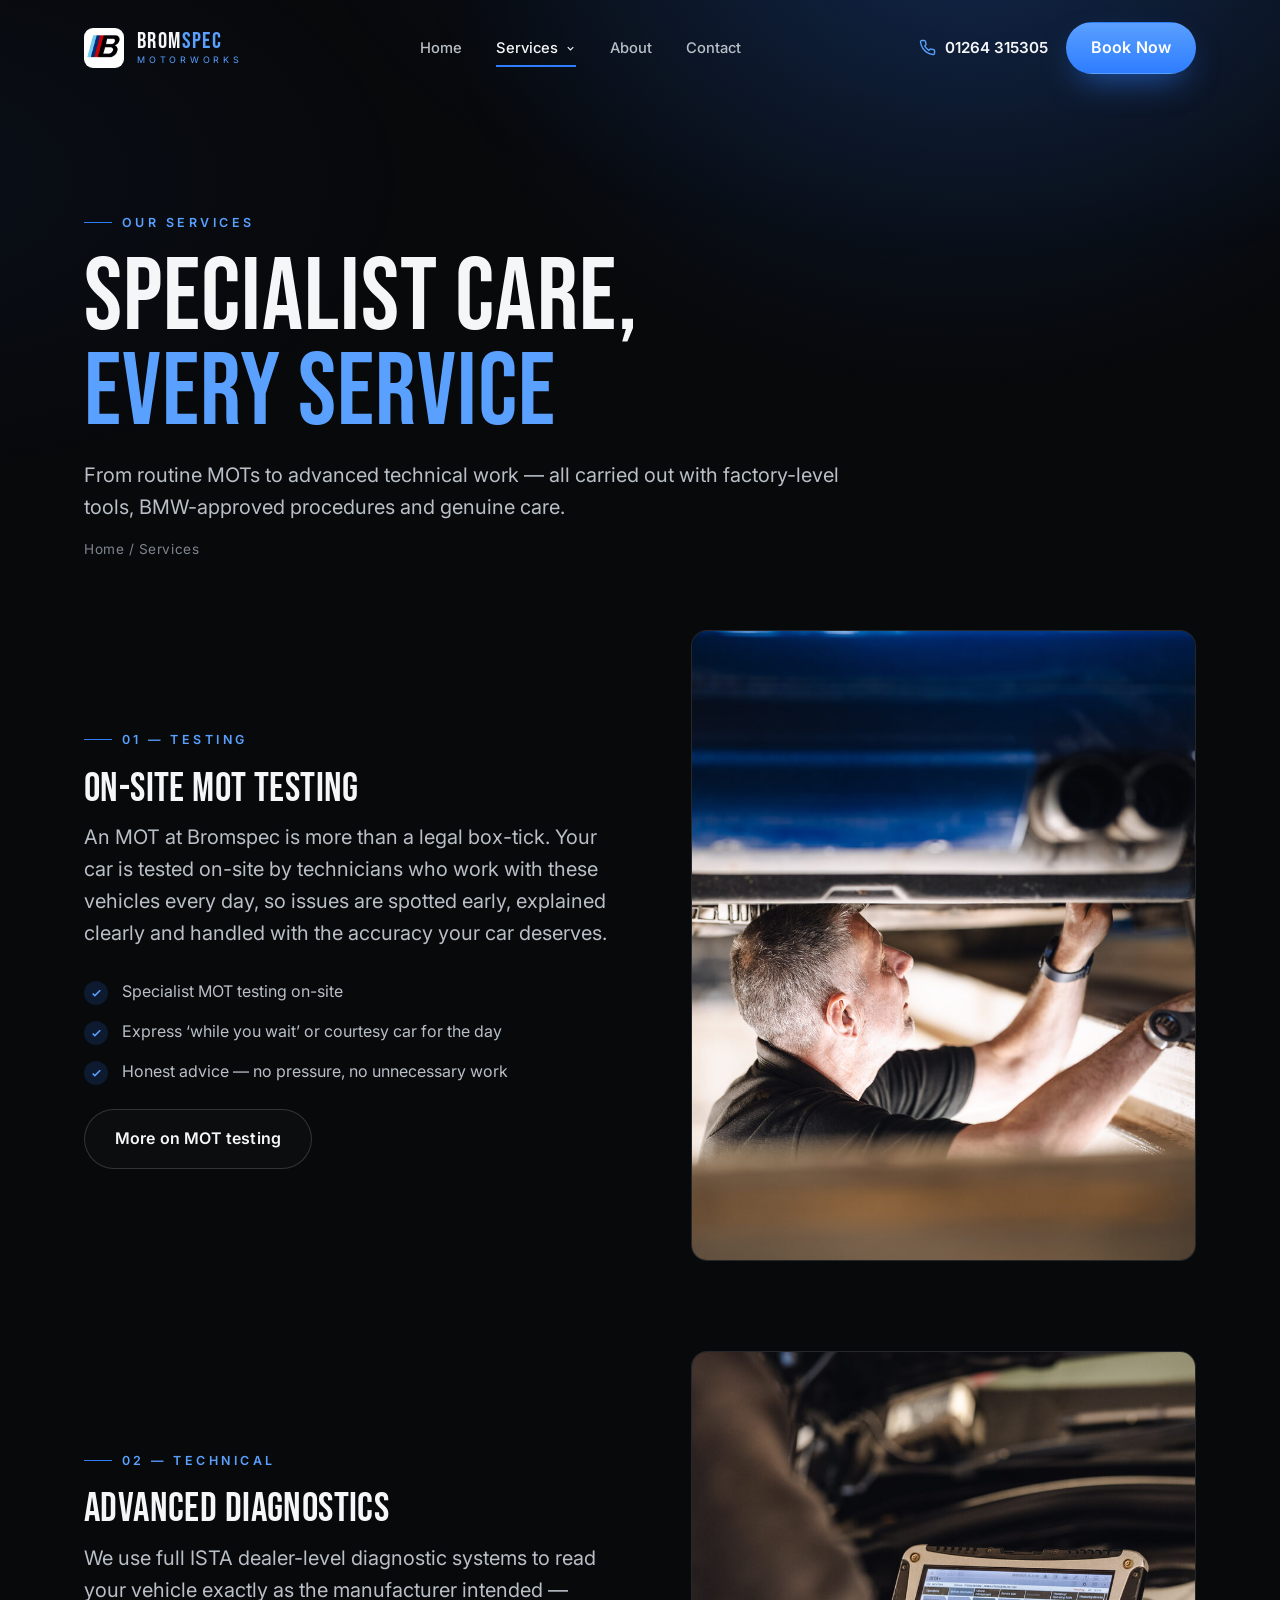
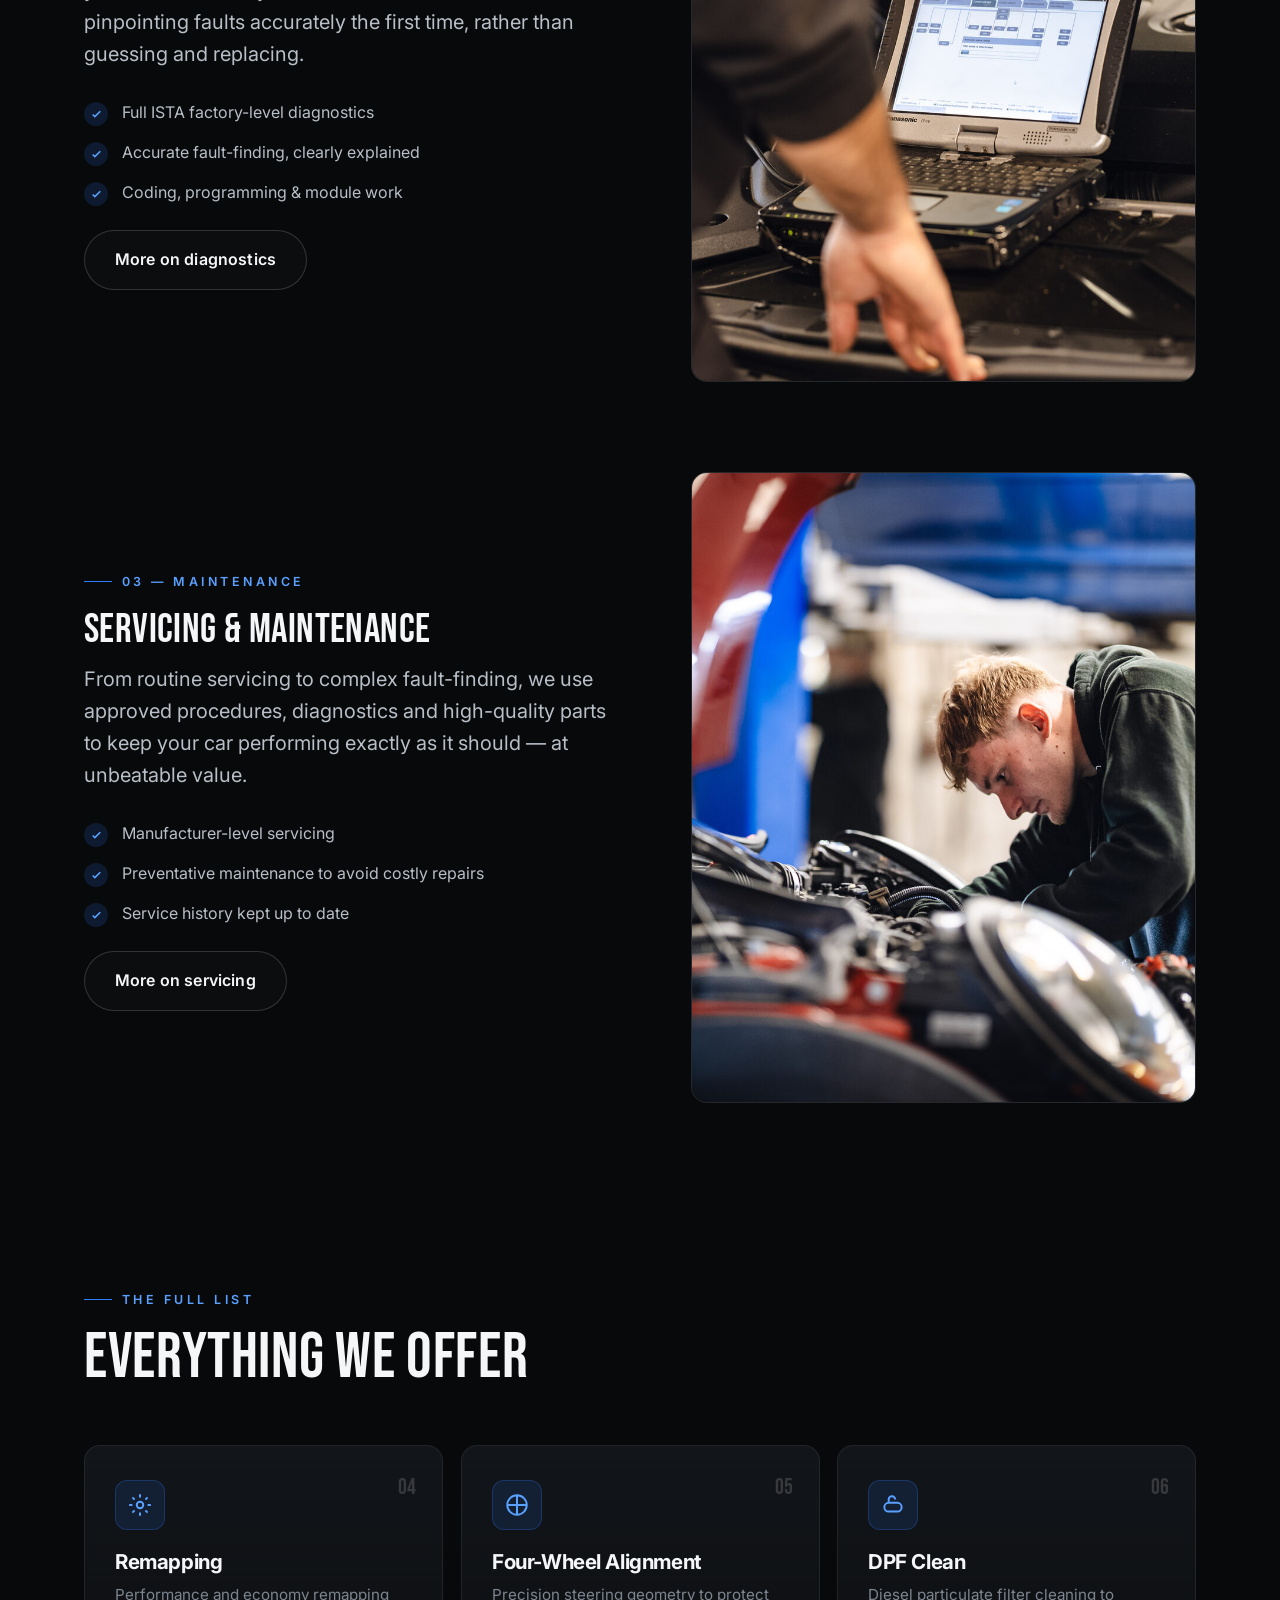
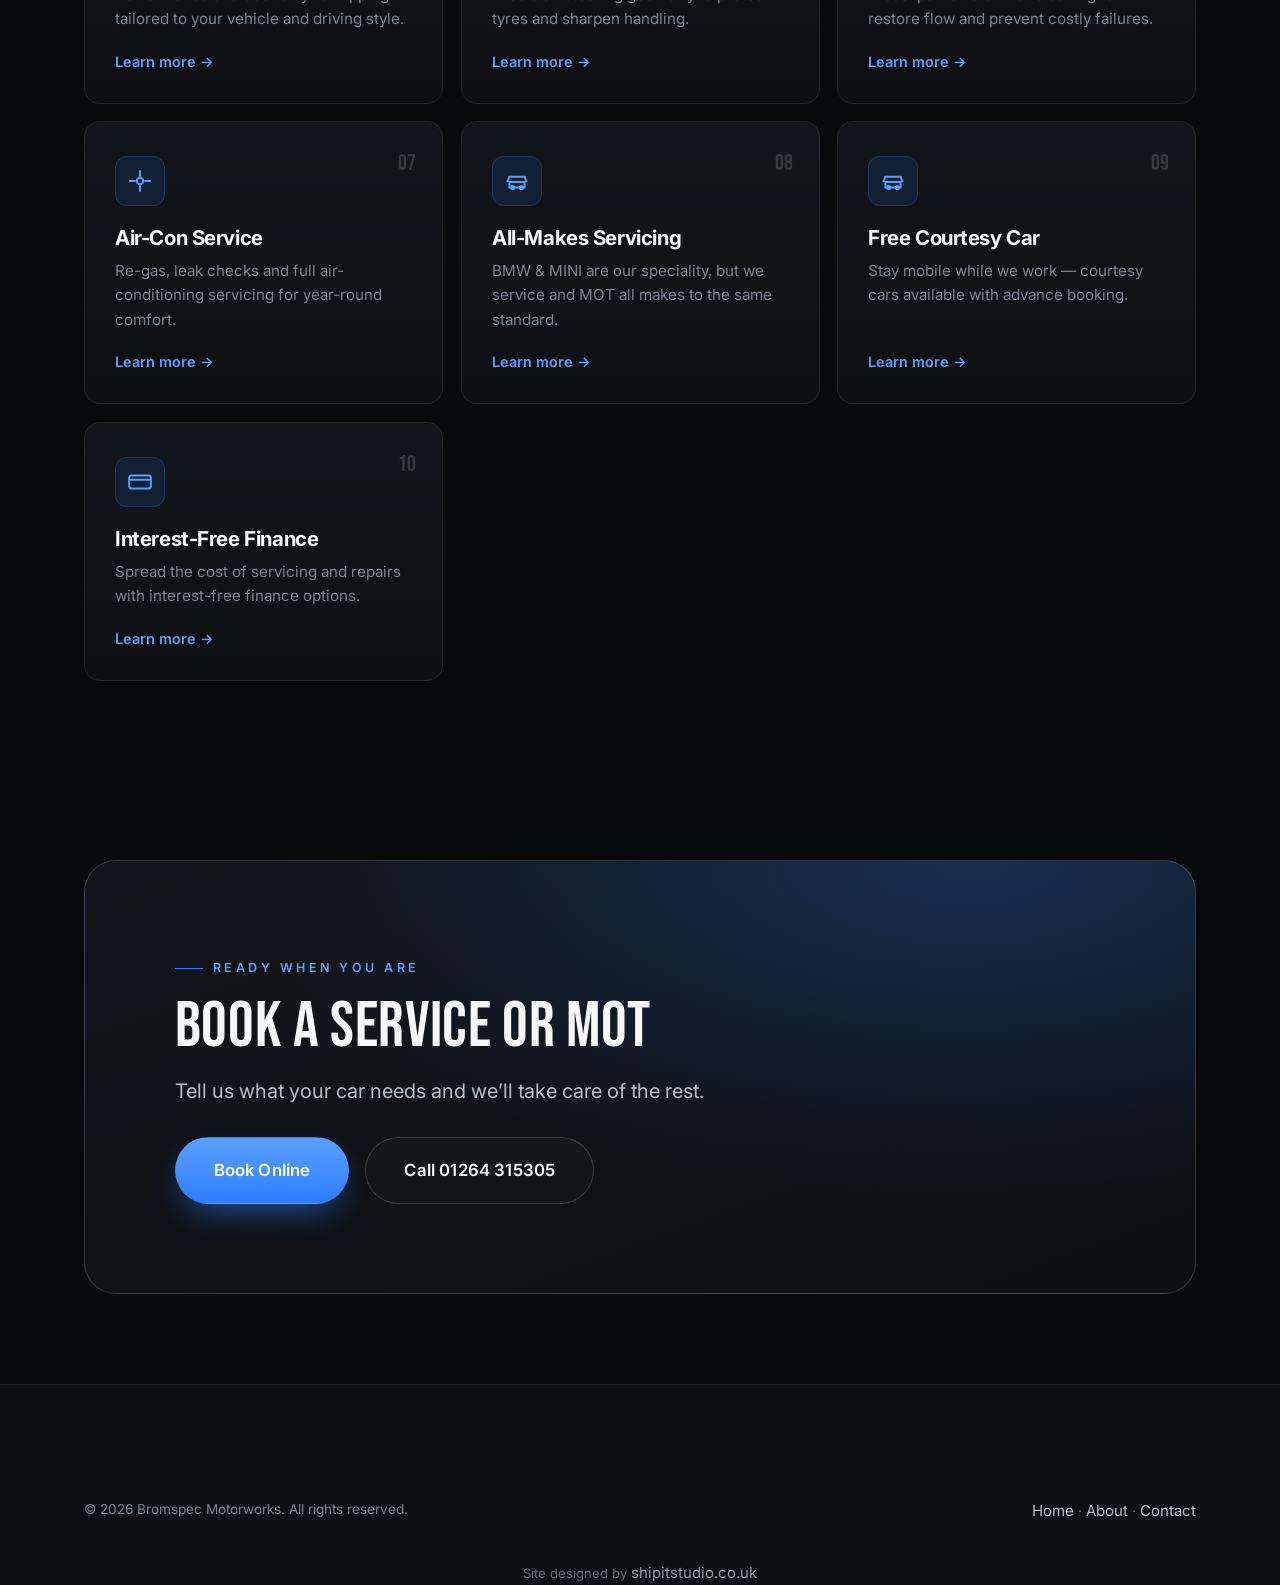
<file: services.html>
<!DOCTYPE html>
<html lang="en-GB">
<head>
<meta charset="UTF-8" />
<!-- Google Tag Manager -->
<script>(function(w,d,s,l,i){w[l]=w[l]||[];w[l].push({'gtm.start':
new Date().getTime(),event:'gtm.js'});var f=d.getElementsByTagName(s)[0],
j=d.createElement(s),dl=l!='dataLayer'?'&l='+l:'';j.async=true;j.src=
'https://www.googletagmanager.com/gtm.js?id='+i+dl;f.parentNode.insertBefore(j,f);
})(window,document,'script','dataLayer','GTM-MNSMN5FG');</script>
<!-- End Google Tag Manager -->
<meta name="viewport" content="width=device-width, initial-scale=1" />
<title>Services — Bromspec Motorworks · BMW &amp; MINI Specialist, MOT &amp; Servicing</title>
<meta name="description" content="MOT testing, advanced diagnostics, remapping, four-wheel alignment, DPF cleaning, air-con and all-makes servicing from BMW & MINI specialists near Salisbury." />
<link rel="canonical" href="https://www.bromspec.co.uk/services" />
<meta name="robots" content="index, follow" />
<meta property="og:type" content="website" />
<meta property="og:site_name" content="Bromspec Motorworks" />
<meta property="og:locale" content="en_GB" />
<meta property="og:title" content="Services — Bromspec Motorworks · BMW &amp; MINI Specialist, MOT &amp; Servicing" />
<meta property="og:description" content="MOT testing, ISTA diagnostics, remapping, four-wheel alignment, DPF cleaning, air-con and all-makes servicing near Salisbury." />
<meta property="og:url" content="https://www.bromspec.co.uk/services" />
<meta property="og:image" content="https://www.bromspec.co.uk/images/hero.jpg" />
<meta name="twitter:card" content="summary_large_image" />
<meta name="twitter:image" content="https://www.bromspec.co.uk/images/hero.jpg" />
<link rel="manifest" href="/manifest.webmanifest" />
<meta name="theme-color" content="#08090b" />
<meta name="apple-mobile-web-app-capable" content="yes" />
<meta name="mobile-web-app-capable" content="yes" />
<meta name="apple-mobile-web-app-status-bar-style" content="black-translucent" />
<meta name="apple-mobile-web-app-title" content="Bromspec" />
<script>if("serviceWorker" in navigator){addEventListener("load",function(){navigator.serviceWorker.register("/sw.js").catch(function(){})});}</script>
<link rel="preconnect" href="https://fonts.googleapis.com" />
<link rel="preconnect" href="https://fonts.gstatic.com" crossorigin />
<link href="https://fonts.googleapis.com/css2?family=Bebas+Neue&family=Inter:wght@400;500;600;700&display=swap" rel="stylesheet" />
<link rel="icon" type="image/png" href="favicon.png" />
<link rel="apple-touch-icon" href="images/logo.png" />
<link rel="stylesheet" href="assets/css/style.css" />
<script type="application/ld+json">
{
  "@context": "https://schema.org",
  "@type": "BreadcrumbList",
  "itemListElement": [
    { "@type": "ListItem", "position": 1, "name": "Home", "item": "https://www.bromspec.co.uk/" },
    { "@type": "ListItem", "position": 2, "name": "Services", "item": "https://www.bromspec.co.uk/services" }
  ]
}
</script>
<script type="application/ld+json">
{
  "@context": "https://schema.org",
  "@type": "AutoRepair",
  "name": "Bromspec Motorworks",
  "@id": "https://www.bromspec.co.uk/#business",
  "url": "https://www.bromspec.co.uk/",
  "telephone": "+44 1264 315305",
  "areaServed": ["Salisbury", "Amesbury", "Winchester", "Andover", "Wiltshire"],
  "hasOfferCatalog": {
    "@type": "OfferCatalog",
    "name": "Garage services",
    "itemListElement": [
      { "@type": "Offer", "itemOffered": { "@type": "Service", "name": "On-Site MOT Testing", "url": "https://www.bromspec.co.uk/on-site-mot-testing" } },
      { "@type": "Offer", "itemOffered": { "@type": "Service", "name": "Advanced ISTA Diagnostics", "url": "https://www.bromspec.co.uk/advanced-diagnostics" } },
      { "@type": "Offer", "itemOffered": { "@type": "Service", "name": "Servicing & Maintenance", "url": "https://www.bromspec.co.uk/all-makes-servicing" } },
      { "@type": "Offer", "itemOffered": { "@type": "Service", "name": "Remapping", "url": "https://www.bromspec.co.uk/remapping" } },
      { "@type": "Offer", "itemOffered": { "@type": "Service", "name": "Four-Wheel Alignment", "url": "https://www.bromspec.co.uk/four-wheel-alignment" } },
      { "@type": "Offer", "itemOffered": { "@type": "Service", "name": "DPF Clean", "url": "https://www.bromspec.co.uk/dpf-clean" } },
      { "@type": "Offer", "itemOffered": { "@type": "Service", "name": "Air-Con Service", "url": "https://www.bromspec.co.uk/air-con-service" } },
      { "@type": "Offer", "itemOffered": { "@type": "Service", "name": "All-Makes Servicing", "url": "https://www.bromspec.co.uk/all-makes-servicing" } }
    ]
  }
}
</script>
</head>
<body>
<!-- Google Tag Manager (noscript) -->
<noscript><iframe src="https://www.googletagmanager.com/ns.html?id=GTM-MNSMN5FG"
height="0" width="0" style="display:none;visibility:hidden"></iframe></noscript>
<!-- End Google Tag Manager (noscript) -->

<a class="skip-link" href="#main">Skip to content</a>

<header class="nav" id="nav">
  <div class="container nav__inner">
    <a class="brand" href="/" aria-label="Bromspec Motorworks home">
      <svg class="brand__mark" viewBox="0 0 48 48" fill="none" xmlns="http://www.w3.org/2000/svg" aria-hidden="true" focusable="false"><circle cx="24" cy="24" r="22" stroke="#5aa0ff" stroke-width="2"/><path d="M24 4v40M4 24h40" stroke="#2e7dff" stroke-width="1.4" opacity=".5"/><path d="M24 24 A20 20 0 0 1 44 24 Z" fill="#2e7dff" opacity=".9"/><path d="M24 24 A20 20 0 0 1 4 24 Z" fill="#2e7dff" opacity=".9"/></svg>
      <span class="brand__name">BROM<span>SPEC</span><span class="brand__sub">MOTORWORKS</span></span>
    </a>
    <nav class="nav__menu" aria-label="Primary">
      <ul class="nav__links">
        <li><a href="/">Home</a></li>
        <li class="nav__item--dropdown">
          <a href="/services" class="active" aria-current="page" aria-haspopup="true">Services<svg class="nav__chevron" viewBox="0 0 24 24" fill="none" stroke="currentColor" stroke-width="2.5" aria-hidden="true" focusable="false"><path d="m6 9 6 6 6-6"/></svg></a>
          <ul class="nav__submenu" aria-label="Services submenu">
            <li><a href="/services">All Services</a></li>
            <li><a href="/on-site-mot-testing">On-Site MOT Testing</a></li>
            <li><a href="/advanced-diagnostics">Advanced Diagnostics</a></li>
            <li><a href="/all-makes-servicing">All Makes Servicing</a></li>
            <li><a href="/remapping">Remapping</a></li>
            <li><a href="/four-wheel-alignment">Four-Wheel Alignment</a></li>
            <li><a href="/dpf-clean">DPF Clean</a></li>
            <li><a href="/air-con-service">Air-Con Service</a></li>
            <li><a href="/free-courtesy-car">Free Courtesy Car</a></li>
            <li><a href="/interest-free-finance">Interest-Free Finance</a></li>
          </ul>
        </li>
        <li><a href="/about">About</a></li>
        <li><a href="/contact">Contact</a></li>
      </ul>
      <a class="nav__phone nav__phone--menu" href="tel:+441264315305"><svg viewBox="0 0 24 24" fill="none" stroke="currentColor" stroke-width="2" aria-hidden="true" focusable="false"><path d="M22 16.92v3a2 2 0 0 1-2.18 2 19.79 19.79 0 0 1-8.63-3.07 19.5 19.5 0 0 1-6-6 19.79 19.79 0 0 1-3.07-8.67A2 2 0 0 1 4.11 2h3a2 2 0 0 1 2 1.72c.13.96.36 1.9.69 2.81a2 2 0 0 1-.45 2.11L8.09 9.91a16 16 0 0 0 6 6l1.27-1.27a2 2 0 0 1 2.11-.45c.91.33 1.85.56 2.81.69A2 2 0 0 1 22 16.92Z"/></svg>01264 315305</a>
    </nav>
    <div class="nav__cta">
      <a class="nav__phone nav__phone--cta" href="tel:+441264315305"><svg viewBox="0 0 24 24" fill="none" stroke="currentColor" stroke-width="2" aria-hidden="true" focusable="false"><path d="M22 16.92v3a2 2 0 0 1-2.18 2 19.79 19.79 0 0 1-8.63-3.07 19.5 19.5 0 0 1-6-6 19.79 19.79 0 0 1-3.07-8.67A2 2 0 0 1 4.11 2h3a2 2 0 0 1 2 1.72c.13.96.36 1.9.69 2.81a2 2 0 0 1-.45 2.11L8.09 9.91a16 16 0 0 0 6 6l1.27-1.27a2 2 0 0 1 2.11-.45c.91.33 1.85.56 2.81.69A2 2 0 0 1 22 16.92Z"/></svg>01264 315305</a>
      <a class="btn btn-primary" href="/contact" style="--pad:12px 24px">Book Now</a>
      <button class="nav__burger" aria-label="Menu" aria-expanded="false" aria-controls="nav"><span></span><span></span><span></span></button>
    </div>
  </div>
</header>

<main id="main">

<!-- PAGE HEAD -->
<section class="pagehead">
  <div class="container" data-reveal>
    <span class="eyebrow">Our services</span>
    <h1 class="display h-xl">Specialist care,<br><span class="accent-text">every service</span></h1>
    <p class="lead" style="margin-top:18px">From routine MOTs to advanced technical work — all carried out with factory-level tools, BMW-approved procedures and genuine care.</p>
    <p class="crumb"><a href="/">Home</a> / Services</p>
  </div>
</section>

<!-- SERVICE DETAIL ROWS -->
<section class="section section--tight" style="padding-top:0">
  <div class="container">

    <div class="split" style="margin-bottom:clamp(48px,7vw,90px)" id="mot" data-reveal>
      <div>
        <span class="eyebrow">01 — Testing</span>
        <h2 class="display h-md">On-Site MOT Testing</h2>
        <p class="lead" style="margin-top:14px">An MOT at Bromspec is more than a legal box-tick. Your car is tested on-site by technicians who work with these vehicles every day, so issues are spotted early, explained clearly and handled with the accuracy your car deserves.</p>
        <ul class="feature-list">
          <li><span class="tick"><svg viewBox="0 0 24 24" fill="none" stroke="currentColor" stroke-width="3" aria-hidden="true" focusable="false"><path d="M5 12l4 4L19 6"/></svg></span> Specialist MOT testing on-site</li>
          <li><span class="tick"><svg viewBox="0 0 24 24" fill="none" stroke="currentColor" stroke-width="3" aria-hidden="true" focusable="false"><path d="M5 12l4 4L19 6"/></svg></span> Express ‘while you wait’ or courtesy car for the day</li>
          <li><span class="tick"><svg viewBox="0 0 24 24" fill="none" stroke="currentColor" stroke-width="3" aria-hidden="true" focusable="false"><path d="M5 12l4 4L19 6"/></svg></span> Honest advice — no pressure, no unnecessary work</li>
        </ul>
        <div class="hero__actions" style="margin-top:24px"><a class="btn btn-ghost" href="/on-site-mot-testing">More on MOT testing</a></div>
      </div>
      <div class="split__media" data-reveal data-reveal-delay="1">
        <img src="images/service-mot.jpg" alt="MOT testing" width="800" height="1000" loading="lazy" decoding="async" onerror="this.style.display='none'" />
      </div>
    </div>

    <div class="split split--rev" style="margin-bottom:clamp(48px,7vw,90px)" id="diagnostics" data-reveal>
      <div class="split__media">
        <img src="images/service-diagnostics.jpg" alt="Diagnostics" width="800" height="1000" loading="lazy" decoding="async" onerror="this.style.display='none'" />
      </div>
      <div data-reveal data-reveal-delay="1">
        <span class="eyebrow">02 — Technical</span>
        <h2 class="display h-md">Advanced Diagnostics</h2>
        <p class="lead" style="margin-top:14px">We use full ISTA dealer-level diagnostic systems to read your vehicle exactly as the manufacturer intended — pinpointing faults accurately the first time, rather than guessing and replacing.</p>
        <ul class="feature-list">
          <li><span class="tick"><svg viewBox="0 0 24 24" fill="none" stroke="currentColor" stroke-width="3" aria-hidden="true" focusable="false"><path d="M5 12l4 4L19 6"/></svg></span> Full ISTA factory-level diagnostics</li>
          <li><span class="tick"><svg viewBox="0 0 24 24" fill="none" stroke="currentColor" stroke-width="3" aria-hidden="true" focusable="false"><path d="M5 12l4 4L19 6"/></svg></span> Accurate fault-finding, clearly explained</li>
          <li><span class="tick"><svg viewBox="0 0 24 24" fill="none" stroke="currentColor" stroke-width="3" aria-hidden="true" focusable="false"><path d="M5 12l4 4L19 6"/></svg></span> Coding, programming &amp; module work</li>
        </ul>
        <div class="hero__actions" style="margin-top:24px"><a class="btn btn-ghost" href="/advanced-diagnostics">More on diagnostics</a></div>
      </div>
    </div>

    <div class="split" id="servicing" data-reveal>
      <div data-reveal>
        <span class="eyebrow">03 — Maintenance</span>
        <h2 class="display h-md">Servicing &amp; Maintenance</h2>
        <p class="lead" style="margin-top:14px">From routine servicing to complex fault-finding, we use approved procedures, diagnostics and high-quality parts to keep your car performing exactly as it should — at unbeatable value.</p>
        <ul class="feature-list">
          <li><span class="tick"><svg viewBox="0 0 24 24" fill="none" stroke="currentColor" stroke-width="3" aria-hidden="true" focusable="false"><path d="M5 12l4 4L19 6"/></svg></span> Manufacturer-level servicing</li>
          <li><span class="tick"><svg viewBox="0 0 24 24" fill="none" stroke="currentColor" stroke-width="3" aria-hidden="true" focusable="false"><path d="M5 12l4 4L19 6"/></svg></span> Preventative maintenance to avoid costly repairs</li>
          <li><span class="tick"><svg viewBox="0 0 24 24" fill="none" stroke="currentColor" stroke-width="3" aria-hidden="true" focusable="false"><path d="M5 12l4 4L19 6"/></svg></span> Service history kept up to date</li>
        </ul>
        <div class="hero__actions" style="margin-top:24px"><a class="btn btn-ghost" href="/all-makes-servicing">More on servicing</a></div>
      </div>
      <div class="split__media" data-reveal data-reveal-delay="1">
        <img src="images/service-servicing.jpg" alt="Servicing" width="800" height="1000" loading="lazy" decoding="async" onerror="this.style.display='none'" />
      </div>
    </div>
  </div>
</section>

<!-- ALL SERVICES GRID -->
<section class="section section--tight">
  <div class="container">
    <div data-reveal>
      <span class="eyebrow">The full list</span>
      <h2 class="display h-lg">Everything we offer</h2>
    </div>
    <div class="svc-grid">
      <a class="svc-card" data-reveal href="/remapping"><span class="svc-card__num">04</span><span class="svc-card__icon"><svg viewBox="0 0 24 24" fill="none" stroke="currentColor" stroke-width="1.8" aria-hidden="true" focusable="false"><circle cx="12" cy="12" r="3"/><path d="M12 2v3M12 19v3M2 12h3M19 12h3M5 5l2 2M17 17l2 2M19 5l-2 2M7 17l-2 2"/></svg></span><h3>Remapping</h3><p>Performance and economy remapping tailored to your vehicle and driving style.</p><span class="svc-card__link">Learn more &rarr;</span></a>
      <a class="svc-card" data-reveal data-reveal-delay="1" href="/four-wheel-alignment"><span class="svc-card__num">05</span><span class="svc-card__icon"><svg viewBox="0 0 24 24" fill="none" stroke="currentColor" stroke-width="1.8" aria-hidden="true" focusable="false"><circle cx="12" cy="12" r="9"/><path d="M12 3v18M3 12h18"/></svg></span><h3>Four-Wheel Alignment</h3><p>Precision steering geometry to protect tyres and sharpen handling.</p><span class="svc-card__link">Learn more &rarr;</span></a>
      <a class="svc-card" data-reveal data-reveal-delay="2" href="/dpf-clean"><span class="svc-card__num">06</span><span class="svc-card__icon"><svg viewBox="0 0 24 24" fill="none" stroke="currentColor" stroke-width="1.8" aria-hidden="true" focusable="false"><path d="M4 14a4 4 0 0 1 4-4h8a4 4 0 0 1 0 8H8a4 4 0 0 1-4-4Z"/><path d="M8 10V7a3 3 0 0 1 6 0"/></svg></span><h3>DPF Clean</h3><p>Diesel particulate filter cleaning to restore flow and prevent costly failures.</p><span class="svc-card__link">Learn more &rarr;</span></a>
      <a class="svc-card" data-reveal data-reveal-delay="3" href="/air-con-service"><span class="svc-card__num">07</span><span class="svc-card__icon"><svg viewBox="0 0 24 24" fill="none" stroke="currentColor" stroke-width="1.8" aria-hidden="true" focusable="false"><path d="M12 2v6M12 16v6M2 12h6M16 12h6"/><circle cx="12" cy="12" r="3"/></svg></span><h3>Air-Con Service</h3><p>Re-gas, leak checks and full air-conditioning servicing for year-round comfort.</p><span class="svc-card__link">Learn more &rarr;</span></a>
      <a class="svc-card" data-reveal data-reveal-delay="1" href="/all-makes-servicing"><span class="svc-card__num">08</span><span class="svc-card__icon"><svg viewBox="0 0 24 24" fill="none" stroke="currentColor" stroke-width="1.8" aria-hidden="true" focusable="false"><path d="M3 13l2-5h14l2 5M5 13h14v5H5z"/><circle cx="8" cy="18" r="1.5"/><circle cx="16" cy="18" r="1.5"/></svg></span><h3>All-Makes Servicing</h3><p>BMW &amp; MINI are our speciality, but we service and MOT all makes to the same standard.</p><span class="svc-card__link">Learn more &rarr;</span></a>
      <a class="svc-card" data-reveal data-reveal-delay="2" href="/free-courtesy-car"><span class="svc-card__num">09</span><span class="svc-card__icon"><svg viewBox="0 0 24 24" fill="none" stroke="currentColor" stroke-width="1.8" aria-hidden="true" focusable="false"><path d="M3 13l2-5h14l2 5M5 13h14v5H5z"/><circle cx="8" cy="18" r="1.5"/><circle cx="16" cy="18" r="1.5"/></svg></span><h3>Free Courtesy Car</h3><p>Stay mobile while we work — courtesy cars available with advance booking.</p><span class="svc-card__link">Learn more &rarr;</span></a>
      <a class="svc-card" data-reveal data-reveal-delay="3" href="/interest-free-finance"><span class="svc-card__num">10</span><span class="svc-card__icon"><svg viewBox="0 0 24 24" fill="none" stroke="currentColor" stroke-width="1.8" aria-hidden="true" focusable="false"><rect x="2" y="6" width="20" height="12" rx="2"/><path d="M2 10h20"/></svg></span><h3>Interest-Free Finance</h3><p>Spread the cost of servicing and repairs with interest-free finance options.</p><span class="svc-card__link">Learn more &rarr;</span></a>
    </div>
  </div>
</section>

<!-- CTA -->
<section class="section section--tight">
  <div class="container">
    <div class="cta-band" data-reveal>
      <span class="eyebrow">Ready when you are</span>
      <h2 class="display h-lg">Book a service or MOT</h2>
      <p class="lead">Tell us what your car needs and we’ll take care of the rest.</p>
      <div class="hero__actions">
        <a class="btn btn-primary btn-lg" href="/contact">Book Online</a>
        <a class="btn btn-ghost btn-lg" href="tel:+441264315305">Call 01264 315305</a>
      </div>
    </div>
  </div>
</section>

</main>

<footer class="footer">
  <div class="container">
    <div class="footer__bar" style="border-top:none">
      <span>© <span data-year>2026</span> Bromspec Motorworks. All rights reserved.</span>
      <span><a href="/" style="color:var(--text-soft)">Home</a> · <a href="/about" style="color:var(--text-soft)">About</a> · <a href="/contact" style="color:var(--text-soft)">Contact</a></span>
    </div>
    <p class="muted" style="text-align:center;font-size:.82rem;margin-top:14px;opacity:.8">Site designed by <a href="https://shipitstudio.co.uk" target="_blank" rel="noopener" style="color:var(--text-soft)">shipitstudio.co.uk</a></p>
  </div>
</footer>

<script src="assets/js/brands.js"></script>
<script src="assets/js/main.js"></script>
</body>
</html>
</file>
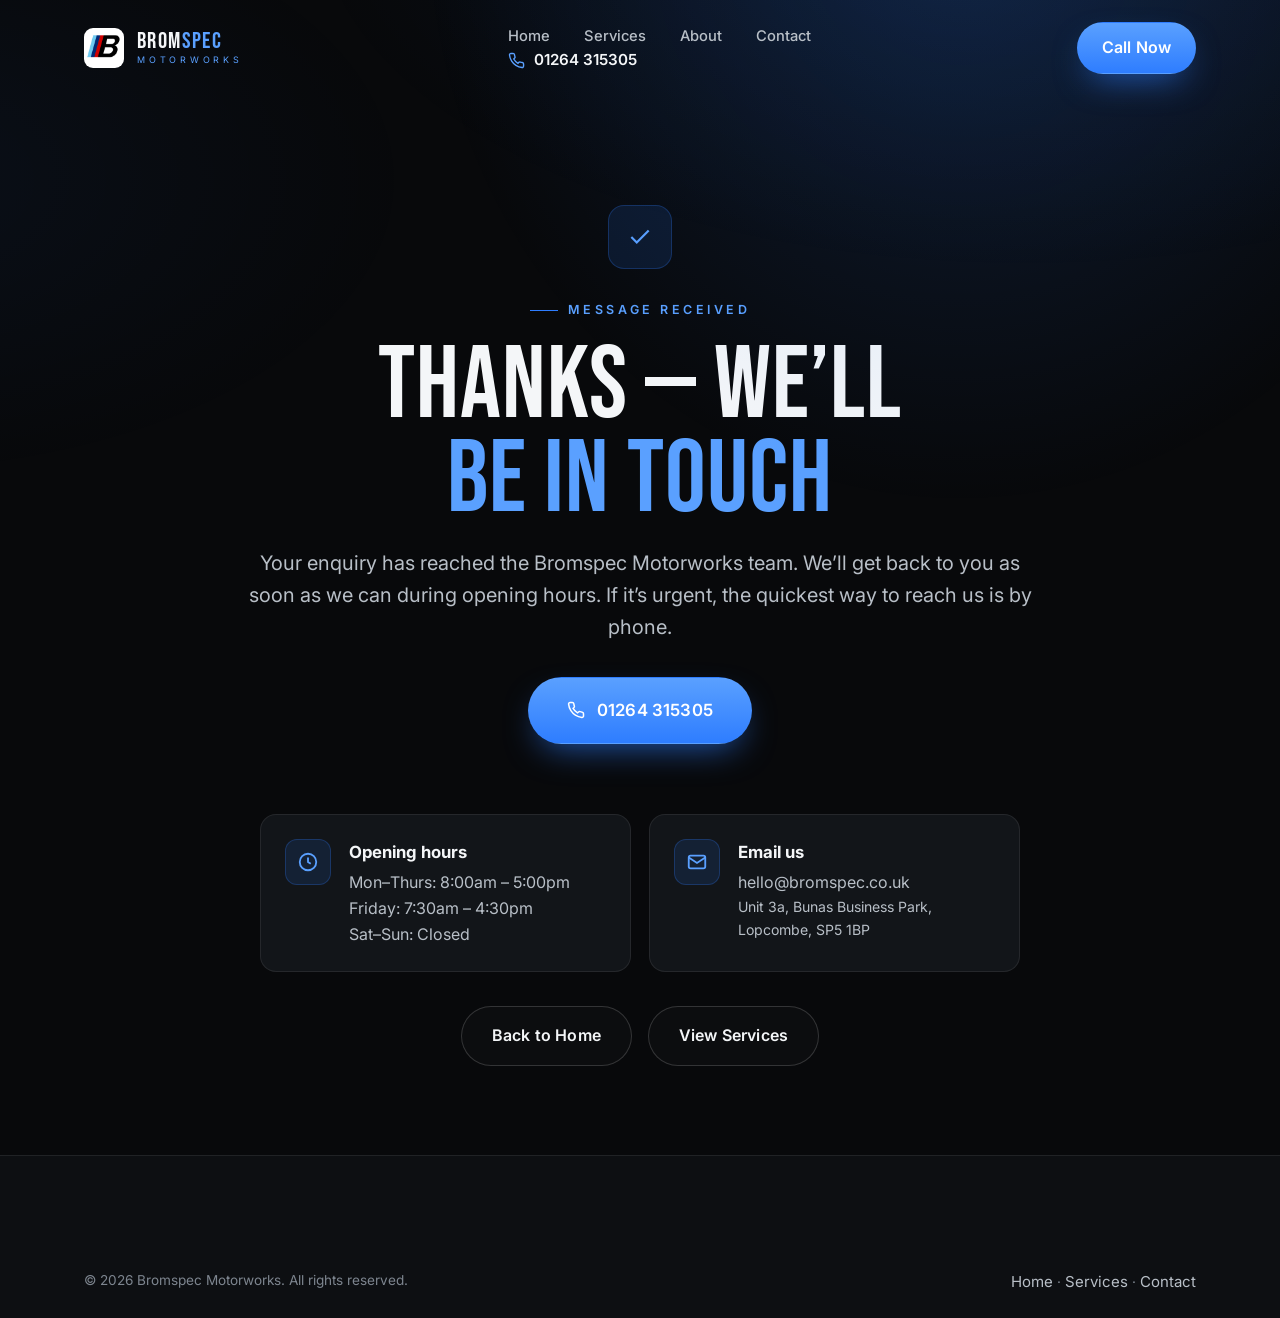
<file: thank-you.html>
<!DOCTYPE html>
<html lang="en-GB">
<head>
<meta charset="UTF-8" />
<meta name="viewport" content="width=device-width, initial-scale=1" />
<!-- Google Tag Manager -->
<script>(function(w,d,s,l,i){w[l]=w[l]||[];w[l].push({'gtm.start':new Date().getTime(),event:'gtm.js'});var f=d.getElementsByTagName(s)[0],j=d.createElement(s),dl=l!='dataLayer'?'&l='+l:'';j.async=true;j.src='https://www.googletagmanager.com/gtm.js?id='+i+dl;f.parentNode.insertBefore(j,f);})(window,document,'script','dataLayer','GTM-MNSMN5FG');</script>
<!-- End Google Tag Manager -->
<title>Thank You — Bromspec Motorworks</title>
<meta name="description" content="Thanks for your enquiry. The Bromspec Motorworks team will be in touch shortly." />
<meta name="robots" content="noindex, nofollow" />
<link rel="canonical" href="https://www.bromspec.co.uk/thank-you" />
<link rel="preconnect" href="https://fonts.googleapis.com" />
<link rel="preconnect" href="https://fonts.gstatic.com" crossorigin />
<link href="https://fonts.googleapis.com/css2?family=Bebas+Neue&family=Inter:wght@400;500;600;700&display=swap" rel="stylesheet" />
<link rel="icon" type="image/png" href="/favicon.png" />
<link rel="stylesheet" href="/assets/css/style.css" />
</head>
<body>
<!-- Google Tag Manager (noscript) --><noscript><iframe src="https://www.googletagmanager.com/ns.html?id=GTM-MNSMN5FG" height="0" width="0" style="display:none;visibility:hidden"></iframe></noscript>

<header class="nav" id="nav">
  <div class="container nav__inner">
    <a class="brand" href="/" aria-label="Bromspec Motorworks home">
      <svg class="brand__mark" viewBox="0 0 48 48" fill="none" xmlns="http://www.w3.org/2000/svg"><circle cx="24" cy="24" r="22" stroke="#5aa0ff" stroke-width="2"/><path d="M24 4v40M4 24h40" stroke="#2e7dff" stroke-width="1.4" opacity=".5"/><path d="M24 24 A20 20 0 0 1 44 24 Z" fill="#2e7dff" opacity=".9"/><path d="M24 24 A20 20 0 0 1 4 24 Z" fill="#2e7dff" opacity=".9"/></svg>
      <span class="brand__name">BROM<span>SPEC</span><span class="brand__sub">MOTORWORKS</span></span>
    </a>
    <nav class="nav__menu" aria-label="Primary">
      <ul class="nav__links">
        <li><a href="/">Home</a></li>
        <li><a href="/services">Services</a></li>
        <li><a href="/about">About</a></li>
        <li><a href="/contact">Contact</a></li>
      </ul>
      <a class="nav__phone" href="tel:+441264315305"><svg viewBox="0 0 24 24" fill="none" stroke="currentColor" stroke-width="2"><path d="M22 16.92v3a2 2 0 0 1-2.18 2 19.79 19.79 0 0 1-8.63-3.07 19.5 19.5 0 0 1-6-6 19.79 19.79 0 0 1-3.07-8.67A2 2 0 0 1 4.11 2h3a2 2 0 0 1 2 1.72c.13.96.36 1.9.69 2.81a2 2 0 0 1-.45 2.11L8.09 9.91a16 16 0 0 0 6 6l1.27-1.27a2 2 0 0 1 2.11-.45c.91.33 1.85.56 2.81.69A2 2 0 0 1 22 16.92Z"/></svg>01264 315305</a>
    </nav>
    <div class="nav__cta">
      <a class="btn btn-primary" href="tel:+441264315305" style="--pad:12px 24px">Call Now</a>
      <button class="nav__burger" aria-label="Menu" aria-expanded="false"><span></span><span></span><span></span></button>
    </div>
  </div>
</header>

<section class="pagehead">
  <div class="container" style="text-align:center">
    <span class="svc-card__icon" style="margin:0 auto 24px;width:64px;height:64px;border-radius:16px">
      <svg viewBox="0 0 24 24" width="32" fill="none" stroke="currentColor" stroke-width="2" aria-hidden="true"><path d="M20 6L9 17l-5-5"/></svg>
    </span>
    <span class="eyebrow" style="justify-content:center">Message received</span>
    <h1 class="display h-xl">Thanks — we&rsquo;ll<br><span class="accent-text">be in touch</span></h1>
    <p class="lead" style="margin:18px auto 0">Your enquiry has reached the Bromspec Motorworks team. We&rsquo;ll get back to you as soon as we can during opening hours. If it&rsquo;s urgent, the quickest way to reach us is by phone.</p>
    <div class="hero__actions" style="justify-content:center;margin-top:34px">
      <a class="btn btn-primary btn-lg" href="tel:+441264315305">
        <svg viewBox="0 0 24 24" fill="none" stroke="currentColor" stroke-width="2"><path d="M22 16.92v3a2 2 0 0 1-2.18 2 19.79 19.79 0 0 1-8.63-3.07 19.5 19.5 0 0 1-6-6 19.79 19.79 0 0 1-3.07-8.67A2 2 0 0 1 4.11 2h3a2 2 0 0 1 2 1.72c.13.96.36 1.9.69 2.81a2 2 0 0 1-.45 2.11L8.09 9.91a16 16 0 0 0 6 6l1.27-1.27a2 2 0 0 1 2.11-.45c.91.33 1.85.56 2.81.69A2 2 0 0 1 22 16.92Z"/></svg>
        01264 315305</a>
    </div>
  </div>
</section>

<section class="section--tight" style="padding-top:0">
  <div class="container">
    <div style="display:grid;grid-template-columns:1fr 1fr;gap:18px;max-width:760px;margin:0 auto">
      <div class="info-card">
        <span class="info-card__icon"><svg viewBox="0 0 24 24" fill="none" stroke="currentColor" stroke-width="2"><circle cx="12" cy="12" r="9"/><path d="M12 7v5l3 2"/></svg></span>
        <div><h4>Opening hours</h4><p>Mon&ndash;Thurs: 8:00am &ndash; 5:00pm<br>Friday: 7:30am &ndash; 4:30pm<br>Sat&ndash;Sun: Closed</p></div>
      </div>
      <div class="info-card">
        <span class="info-card__icon"><svg viewBox="0 0 24 24" fill="none" stroke="currentColor" stroke-width="2"><rect x="3" y="5" width="18" height="14" rx="2"/><path d="M3 7l9 6 9-6"/></svg></span>
        <div><h4>Email us</h4><a href="mailto:hello@bromspec.co.uk">hello@bromspec.co.uk</a><p class="muted" style="font-size:.88rem">Unit 3a, Bunas Business Park, Lopcombe, SP5 1BP</p></div>
      </div>
    </div>
    <div class="hero__actions" style="justify-content:center;margin-top:34px">
      <a class="btn btn-ghost" href="/">Back to Home</a>
      <a class="btn btn-ghost" href="/services">View Services</a>
    </div>
  </div>
</section>

<footer class="footer">
  <div class="container">
    <div class="footer__bar" style="border-top:none">
      <span>&copy; <span data-year>2026</span> Bromspec Motorworks. All rights reserved.</span>
      <span><a href="/" style="color:var(--text-soft)">Home</a> &middot; <a href="/services" style="color:var(--text-soft)">Services</a> &middot; <a href="/contact" style="color:var(--text-soft)">Contact</a></span>
    </div>
  </div>
</footer>

<script src="/assets/js/main.js"></script>
</body>
</html>
</file>
<file: assets/css/style.css>
/* ==========================================================================
   BROMSPEC MOTORWORKS — Dark Premium Design System
   ========================================================================== */

:root {
  /* Palette */
  --bg:            #08090b;
  --bg-2:          #0d0f12;
  --surface:       #121519;
  --surface-2:     #181c22;
  --line:          rgba(255,255,255,.08);
  --line-strong:   rgba(255,255,255,.16);

  --text:          #f4f6f8;
  --text-soft:     #b8bfc7;
  --text-mute:     #7d858f;

  --accent:        #2e7dff;   /* electric blue */
  --accent-2:      #5aa0ff;
  --accent-deep:   #0b4fcf;
  --chrome-1:      #e9edf2;
  --chrome-2:      #9aa3ad;

  /* Type */
  --font-display: "Bebas Neue", "Arial Narrow", sans-serif;
  --font-body:    "Inter", system-ui, -apple-system, "Segoe UI", Roboto, sans-serif;

  /* Layout */
  --maxw: 1240px;
  --gutter: clamp(20px, 5vw, 64px);
  --radius: 16px;
  --radius-sm: 10px;

  --ease: cubic-bezier(.22,1,.36,1);
  --shadow: 0 30px 80px -30px rgba(0,0,0,.7);
}

/* ------------------------------------------------------------------ Reset */
*,*::before,*::after { box-sizing: border-box; }
* { margin: 0; }
html { scroll-behavior: smooth; -webkit-text-size-adjust: 100%; }
body {
  font-family: var(--font-body);
  background: var(--bg);
  color: var(--text);
  line-height: 1.6;
  -webkit-font-smoothing: antialiased;
  overflow-x: hidden;
}
img, svg, video { display: block; max-width: 100%; }
a { color: inherit; text-decoration: none; }
button { font: inherit; cursor: pointer; }
ul { list-style: none; padding: 0; }

::selection { background: var(--accent); color: #fff; }

/* ----------------------------------------------------- Accessibility */
/* Visible keyboard focus ring (does not appear on mouse clicks) */
:focus-visible {
  outline: 2px solid var(--accent-2);
  outline-offset: 3px;
  border-radius: 4px;
}
/* Skip link — first focusable element, jumps keyboard/screen-reader users
   straight to the page content past the navigation */
.skip-link {
  position: absolute; top: -100px; left: 12px; z-index: 1000;
  padding: 12px 18px; border-radius: 0 0 10px 10px;
  background: var(--accent); color: #fff; font-weight: 600;
  transition: top .25s var(--ease);
}
.skip-link:focus { top: 0; }

/* Ambient grain / glow background */
body::before {
  content: "";
  position: fixed; inset: 0;
  background:
    radial-gradient(1200px 600px at 80% -10%, rgba(46,125,255,.10), transparent 60%),
    radial-gradient(900px 500px at -10% 20%, rgba(46,125,255,.06), transparent 60%);
  pointer-events: none; z-index: 0;
}

/* ---------------------------------------------------------------- Helpers */
.container { width: 100%; max-width: var(--maxw); margin-inline: auto; padding-inline: var(--gutter); }
.section { position: relative; z-index: 1; padding: clamp(72px, 10vw, 140px) 0; }
.section--tight { padding: clamp(48px,7vw,96px) 0; }

.eyebrow {
  display: inline-flex; align-items: center; gap: 10px;
  font-size: .78rem; letter-spacing: .28em; text-transform: uppercase;
  color: var(--accent-2); font-weight: 600; margin-bottom: 20px;
}
.eyebrow::before { content:""; width: 28px; height: 1px; background: var(--accent); }

h1,h2,h3 { line-height: 1.02; font-weight: 700; letter-spacing: -.02em; }
.display {
  font-family: var(--font-display);
  font-weight: 400; letter-spacing: .01em; line-height: .92;
  text-transform: uppercase;
}
.h-xl { font-size: clamp(2.8rem, 8vw, 6.5rem); }
.h-lg { font-size: clamp(2.2rem, 5.5vw, 4rem); }
.h-md { font-size: clamp(1.6rem, 3.2vw, 2.6rem); }
.lead { font-size: clamp(1.05rem, 1.6vw, 1.25rem); color: var(--text-soft); max-width: 62ch; }
.muted { color: var(--text-mute); }
.accent-text { color: var(--accent-2); }

/* Buttons */
.btn {
  --pad: 16px 30px;
  display: inline-flex; align-items: center; gap: 12px;
  padding: var(--pad); border-radius: 100px; font-weight: 600;
  letter-spacing: .01em; border: 1px solid transparent;
  transition: transform .35s var(--ease), background .35s var(--ease), box-shadow .35s var(--ease), color .35s;
  position: relative; overflow: hidden;
}
.btn svg { width: 18px; height: 18px; transition: transform .35s var(--ease); }
.btn:hover svg { transform: translateX(4px); }
.btn-primary {
  background: linear-gradient(180deg, var(--accent-2), var(--accent));
  color: #fff; box-shadow: 0 14px 34px -12px rgba(46,125,255,.7);
}
.btn-primary:hover { transform: translateY(-3px); box-shadow: 0 22px 44px -12px rgba(46,125,255,.8); }
.btn-ghost { border-color: var(--line-strong); color: var(--text); background: rgba(255,255,255,.02); }
.btn-ghost:hover { background: rgba(255,255,255,.07); transform: translateY(-3px); border-color: var(--accent); }
.btn-lg { --pad: 19px 38px; font-size: 1.05rem; }

/* ============================================================= NAVBAR */
.nav {
  position: fixed; top: 0; left: 0; right: 0; z-index: 100;
  transition: background .4s var(--ease), backdrop-filter .4s, border-color .4s, padding .4s var(--ease);
  border-bottom: 1px solid transparent;
}
.nav__inner {
  display: flex; align-items: center; justify-content: space-between;
  padding-block: 22px; transition: padding .4s var(--ease);
}
.nav.scrolled {
  background: rgba(8,9,11,.82);
  backdrop-filter: blur(18px) saturate(140%);
  border-bottom-color: var(--line);
}
.nav.scrolled .nav__inner { padding-block: 13px; }

.brand { display: flex; align-items: center; gap: 13px; z-index: 2; }
.brand__mark { width: 40px; height: 40px; flex: none; background: #fff url("../../images/logo.png") center/contain no-repeat; border-radius: 9px; }
.brand__mark > * { display: none; }
.brand__name { font-family: var(--font-display); font-size: 1.45rem; letter-spacing: .06em; line-height: 1; }
.brand__name span { color: var(--accent-2); }
.brand__sub { display:block; font-family: var(--font-body); font-size: .56rem; letter-spacing: .42em; color: var(--text-mute); margin-top: 3px; }

.nav__links { display: flex; align-items: center; gap: 34px; }
.nav__links a { font-size: .92rem; font-weight: 500; color: var(--text-soft); position: relative; transition: color .3s; }
.nav__links a::after {
  content: ""; position: absolute; left: 0; bottom: -6px; height: 2px; width: 0;
  background: var(--accent); transition: width .35s var(--ease);
}
.nav__links a:hover, .nav__links a.active { color: var(--text); }
.nav__links a:hover::after, .nav__links a.active::after { width: 100%; }

.nav__cta { display: flex; align-items: center; gap: 18px; }
.nav__phone { display: flex; align-items: center; gap: 9px; font-weight: 600; font-size: .95rem; }
.nav__phone svg { width: 17px; height: 17px; color: var(--accent-2); }
.nav__phone--menu { display: none; }
.nav__phone--cta { white-space: nowrap; transition: color .3s; }
.nav__phone--cta:hover { color: var(--accent-2); }

/* Services dropdown */
.nav__item--dropdown { position: relative; }
.nav__item--dropdown > a { display: inline-flex; align-items: center; gap: 7px; }
.nav__chevron { width: 11px; height: 11px; flex: none; transition: transform .3s var(--ease); }
.nav__item--dropdown:hover .nav__chevron,
.nav__item--dropdown:focus-within .nav__chevron { transform: rotate(180deg); }
.nav__item--dropdown::before { content: ""; position: absolute; left: -14px; right: -14px; top: 100%; height: 24px; }
.nav__submenu {
  position: absolute; top: calc(100% + 20px); left: -22px; z-index: 5;
  min-width: 250px; padding: 10px;
  background: var(--surface); border: 1px solid var(--line-strong);
  border-radius: var(--radius-sm); box-shadow: var(--shadow);
  opacity: 0; visibility: hidden; transform: translateY(10px);
  transition: opacity .3s var(--ease), transform .3s var(--ease), visibility .3s;
}
.nav__item--dropdown:hover .nav__submenu,
.nav__item--dropdown:focus-within .nav__submenu { opacity: 1; visibility: visible; transform: none; }
.nav__submenu li + li { margin-top: 2px; }
.nav__submenu a { display: block; padding: 9px 12px; border-radius: 8px; font-size: .9rem; white-space: nowrap; }
.nav__submenu a::after { display: none; }
.nav__submenu a:hover, .nav__submenu a:focus-visible { background: rgba(46,125,255,.12); color: var(--text); }

@media (max-width: 1120px) { .nav__phone--cta { display: none; } }

.nav__burger { display: none; flex-direction: column; gap: 5px; width: 30px; height: 24px; justify-content: center; background: none; border: 0; z-index: 2; }
.nav__burger span { height: 2px; width: 100%; background: var(--text); border-radius: 2px; transition: transform .4s var(--ease), opacity .3s; }
.nav.open .nav__burger span:nth-child(1) { transform: translateY(7px) rotate(45deg); }
.nav.open .nav__burger span:nth-child(2) { opacity: 0; }
.nav.open .nav__burger span:nth-child(3) { transform: translateY(-7px) rotate(-45deg); }

/* ============================================================= HERO */
.hero { position: relative; min-height: 100svh; display: flex; align-items: center; overflow: hidden; }
.hero__media { position: absolute; inset: 0; z-index: 0; }
.hero__media video, .hero__media img { width: 100%; height: 100%; object-fit: cover; }
.hero__media::after {
  content: ""; position: absolute; inset: 0;
  background:
    linear-gradient(180deg, rgba(8,9,11,.55) 0%, rgba(8,9,11,.35) 35%, rgba(8,9,11,.9) 100%),
    linear-gradient(90deg, rgba(8,9,11,.85), transparent 65%);
}
/* fallback animated gradient when no media present */
.hero__media--fallback {
  background:
    radial-gradient(80% 120% at 70% 0%, rgba(46,125,255,.22), transparent 55%),
    linear-gradient(160deg, #0a0c10 0%, #11151b 50%, #07080a 100%);
}
.hero__media--fallback::before {
  content:""; position:absolute; inset:0;
  background-image:
    repeating-linear-gradient(115deg, rgba(255,255,255,.025) 0 2px, transparent 2px 9px);
  mix-blend-mode: overlay; animation: drift 22s linear infinite;
}
@keyframes drift { to { background-position: 600px 0; } }

.hero__inner { position: relative; z-index: 2; padding-top: 90px; }
.hero__badge {
  display: inline-flex; align-items: center; gap: 10px; padding: 8px 16px;
  border: 1px solid var(--line-strong); border-radius: 100px; font-size: .8rem;
  color: var(--text-soft); margin-bottom: 28px; background: rgba(255,255,255,.03);
  backdrop-filter: blur(6px);
}
.hero__badge .dot { width: 8px; height: 8px; border-radius: 50%; background: #38d27a; box-shadow: 0 0 0 4px rgba(56,210,122,.18); }
.hero h1 { margin-bottom: 24px; }
.hero h1 .ln { display: block; overflow: hidden; }
.hero h1 .ln > span { display: block; }
.hero__actions { display: flex; flex-wrap: wrap; gap: 16px; margin-top: 38px; }
.hero__stats { display: flex; gap: clamp(24px,5vw,64px); margin-top: 64px; flex-wrap: wrap; }
.hero__stat .num { font-family: var(--font-display); font-size: clamp(2.4rem,4vw,3.4rem); line-height: 1; color: #fff; }
.hero__stat .lbl { font-size: .82rem; color: var(--text-mute); letter-spacing: .04em; margin-top: 6px; max-width: 16ch; }

.scroll-cue {
  position: absolute; bottom: 30px; left: 50%; transform: translateX(-50%); z-index: 2;
  display: flex; flex-direction: column; align-items: center; gap: 10px; color: var(--text-mute);
  font-size: .68rem; letter-spacing: .3em; text-transform: uppercase;
}
.scroll-cue .mouse { width: 24px; height: 38px; border: 2px solid var(--line-strong); border-radius: 14px; position: relative; }
.scroll-cue .mouse::after { content:""; position:absolute; left:50%; top:7px; width:4px; height:7px; border-radius:3px; background: var(--accent-2); transform: translateX(-50%); animation: wheel 1.7s var(--ease) infinite; }
@keyframes wheel { 0%{opacity:0;transform:translate(-50%,0)} 30%{opacity:1} 100%{opacity:0;transform:translate(-50%,12px)} }

/* ============================================================= BRAND STRIP */
.brands { border-block: 1px solid var(--line); background: var(--bg-2); padding: 30px 0; position: relative; z-index: 1; }
.brands__head { text-align: center; color: var(--text-mute); font-size: .78rem; letter-spacing: .26em; text-transform: uppercase; margin-bottom: 26px; }
.marquee { display: flex; overflow: hidden; mask-image: linear-gradient(90deg, transparent, #000 8%, #000 92%, transparent); }
.marquee__track { display: flex; gap: clamp(40px,6vw,80px); align-items: center; padding-right: clamp(40px,6vw,80px); animation: marquee 38s linear infinite; }
.marquee:hover .marquee__track { animation-play-state: paused; }
@keyframes marquee { to { transform: translateX(-50%); } }
.brand-logo { display: inline-flex; align-items: center; gap: 12px; opacity: .5; color: var(--chrome-1); transition: opacity .4s, transform .4s, color .4s; flex: none; }
.brand-logo svg { flex: none; }
.brand-logo__txt { font-family: var(--font-display); font-size: 1.5rem; letter-spacing: .08em; line-height: 1; white-space: nowrap; }
.brand-logo:hover { opacity: 1; transform: scale(1.06); color: #fff; }

/* ============================================================= SERVICES */
.svc-grid { display: grid; grid-template-columns: repeat(auto-fill, minmax(280px,1fr)); gap: 18px; margin-top: 56px; }
.svc-card {
  position: relative; padding: 34px 30px 30px; border: 1px solid var(--line);
  border-radius: var(--radius); background: linear-gradient(180deg, var(--surface), var(--bg-2));
  overflow: hidden; transition: transform .5s var(--ease), border-color .5s, box-shadow .5s;
  display: flex; flex-direction: column; min-height: 240px;
}
.svc-card::before {
  content:""; position:absolute; inset:0; opacity:0; transition: opacity .5s;
  background: radial-gradient(420px 200px at var(--mx,50%) 0%, rgba(46,125,255,.14), transparent 70%);
}
.svc-card:hover { transform: translateY(-6px); border-color: var(--line-strong); box-shadow: var(--shadow); }
.svc-card:hover::before { opacity: 1; }
.svc-card__icon { width: 50px; height: 50px; border-radius: 12px; display: grid; place-items: center; background: rgba(46,125,255,.12); border: 1px solid rgba(46,125,255,.25); color: var(--accent-2); margin-bottom: 22px; }
.svc-card__icon svg { width: 26px; height: 26px; }
.svc-card h3 { font-size: 1.28rem; margin-bottom: 10px; }
.svc-card p { color: var(--text-mute); font-size: .95rem; }
.svc-card__link { margin-top: auto; padding-top: 18px; display: inline-flex; align-items: center; gap: 8px; color: var(--accent-2); font-weight: 600; font-size: .9rem; }
.svc-card__link svg { width: 16px; transition: transform .35s var(--ease); }
.svc-card:hover .svc-card__link svg { transform: translateX(4px); }
.svc-card__num { position:absolute; top:24px; right:26px; font-family: var(--font-display); font-size: 1.4rem; color: var(--line-strong); }

/* ============================================================= SPLIT / FEATURE */
.split { display: grid; grid-template-columns: 1.05fr 1fr; gap: clamp(36px,6vw,84px); align-items: center; }
.split--rev .split__media { order: 2; }
.split__media { position: relative; border-radius: var(--radius); overflow: hidden; aspect-ratio: 4/5; background: var(--surface); border: 1px solid var(--line); }
.split__media img, .split__media video { width: 100%; height: 100%; object-fit: cover; }
.split__media .ph { position:absolute; inset:0; display:grid; place-items:center; color: var(--text-mute); text-align:center; gap:10px; }
.feature-list { display: grid; gap: 14px; margin-top: 30px; }
.feature-list li { display: flex; gap: 14px; align-items: flex-start; color: var(--text-soft); }
.feature-list .tick { flex: none; width: 24px; height: 24px; border-radius: 50%; background: rgba(46,125,255,.15); color: var(--accent-2); display: grid; place-items: center; margin-top: 2px; }
.feature-list .tick svg { width: 13px; }

/* ============================================================= GALLERY */
.gallery { columns: 3 280px; column-gap: 16px; margin-top: 52px; }
.gallery__item { break-inside: avoid; margin-bottom: 16px; border-radius: var(--radius-sm); overflow: hidden; border: 1px solid var(--line); position: relative; background: var(--surface); }
.gallery__item img, .gallery__item video { width: 100%; height: auto; display: block; transition: transform .7s var(--ease); }
.gallery__item:hover img, .gallery__item:hover video { transform: scale(1.06); }
.gallery__empty { grid-column: 1/-1; text-align: center; padding: 60px 20px; border: 1px dashed var(--line-strong); border-radius: var(--radius); color: var(--text-mute); }
.gallery__empty code { background: var(--surface-2); padding: 3px 9px; border-radius: 6px; color: var(--accent-2); font-size: .85em; }

/* ============================================================= REVIEWS */
.reviews { display: grid; grid-template-columns: repeat(auto-fit, minmax(300px,1fr)); gap: 18px; margin-top: 52px; }
.review {
  padding: 34px 32px; border: 1px solid var(--line); border-radius: var(--radius);
  background: linear-gradient(180deg, var(--surface), var(--bg-2)); position: relative;
}
.review .stars { display: flex; gap: 3px; color: #ffc04d; margin-bottom: 18px; }
.review .stars svg { width: 18px; }
.review p { color: var(--text-soft); font-size: 1rem; }
.review__by { margin-top: 22px; display: flex; align-items: center; gap: 13px; }
.review__avatar { width: 42px; height: 42px; border-radius: 50%; background: linear-gradient(135deg, var(--accent), var(--accent-deep)); display: grid; place-items: center; font-weight: 700; color: #fff; }
.review__name { font-weight: 600; }
.review__role { font-size: .82rem; color: var(--text-mute); }

/* ============================================================= STATS BAR */
.statbar { display: grid; grid-template-columns: repeat(auto-fit, minmax(170px,1fr)); gap: 20px; }
.statbar__item { text-align: center; padding: 30px 18px; border: 1px solid var(--line); border-radius: var(--radius); background: var(--surface); }
.statbar__num { font-family: var(--font-display); font-size: clamp(2.6rem,5vw,3.6rem); line-height: 1; color: #fff; }
.statbar__num span { color: var(--accent-2); }
.statbar__lbl { color: var(--text-mute); font-size: .9rem; margin-top: 8px; letter-spacing: .03em; }

/* ============================================================= CTA BAND */
.cta-band { position: relative; overflow: hidden; border-radius: clamp(20px,3vw,32px); padding: clamp(48px,7vw,90px); border: 1px solid var(--line-strong);
  background: radial-gradient(120% 140% at 80% 0%, rgba(46,125,255,.25), transparent 55%), linear-gradient(160deg, var(--surface), var(--bg-2)); }
.cta-band h2 { margin-bottom: 18px; }
.cta-band .hero__actions { margin-top: 30px; }

/* ============================================================= CONTACT */
.contact-grid { display: grid; grid-template-columns: 1fr 1fr; gap: clamp(30px,5vw,60px); }
.contact-info { display: grid; gap: 18px; align-content: start; }
.info-card { display: flex; gap: 18px; padding: 24px; border: 1px solid var(--line); border-radius: var(--radius); background: var(--surface); }
.info-card__icon { flex: none; width: 46px; height: 46px; border-radius: 12px; background: rgba(46,125,255,.12); border:1px solid rgba(46,125,255,.25); color: var(--accent-2); display: grid; place-items: center; }
.info-card__icon svg { width: 22px; }
.info-card h4 { font-size: 1.05rem; margin-bottom: 5px; }
.info-card a, .info-card p { color: var(--text-soft); }
.info-card a:hover { color: var(--accent-2); }

.form { display: grid; gap: 16px; padding: clamp(26px,3vw,38px); border: 1px solid var(--line); border-radius: var(--radius); background: linear-gradient(180deg,var(--surface),var(--bg-2)); }
.form .row { display: grid; grid-template-columns: 1fr 1fr; gap: 16px; }
.field { display: grid; gap: 7px; }
.field label { font-size: .82rem; color: var(--text-mute); letter-spacing: .04em; }
.field input, .field textarea, .field select {
  background: var(--bg); border: 1px solid var(--line-strong); border-radius: 10px; padding: 14px 16px;
  color: var(--text); font: inherit; transition: border-color .3s, box-shadow .3s;
}
.field textarea { resize: vertical; min-height: 130px; }
.field input:focus, .field textarea:focus, .field select:focus { outline: none; border-color: var(--accent); box-shadow: 0 0 0 3px rgba(46,125,255,.18); }
.field label .req { color: var(--accent-2); font-weight: 700; }
.field label .opt { color: var(--text-mute); opacity: .7; }
.field input[aria-invalid="true"], .field textarea[aria-invalid="true"] { border-color: #ff6b6b; box-shadow: 0 0 0 3px rgba(255,107,107,.16); }
.field__err { font-size: .78rem; color: #ff8a8a; letter-spacing: .01em; }
.form__note { font-size: .8rem; color: var(--text-mute); }
.map-embed { border: 1px solid var(--line); border-radius: var(--radius); overflow: hidden; aspect-ratio: 16/7; }
.map-embed iframe { width: 100%; height: 100%; border: 0; filter: grayscale(.4) invert(.92) hue-rotate(180deg) brightness(.9); }

/* ============================================================= PAGE HEAD */
.pagehead { position: relative; padding: clamp(130px,16vw,210px) 0 clamp(40px,6vw,70px); overflow: hidden; }
.pagehead::before { content:""; position:absolute; inset:0; background: radial-gradient(70% 120% at 75% -10%, rgba(46,125,255,.18), transparent 60%); }
.pagehead .crumb { color: var(--text-mute); font-size: .85rem; letter-spacing: .04em; margin-top: 16px; }
.pagehead .crumb a:hover { color: var(--accent-2); }

/* ============================================================= FOOTER */
.footer { border-top: 1px solid var(--line); background: var(--bg-2); padding-top: clamp(56px,7vw,90px); position: relative; z-index: 1; }
.footer__grid { display: grid; grid-template-columns: 1.6fr 1fr 1fr 1.2fr; gap: clamp(28px,4vw,48px); padding-bottom: 56px; }
.footer h5 { font-size: .78rem; letter-spacing: .2em; text-transform: uppercase; color: var(--text-mute); margin-bottom: 18px; }
.footer a { color: var(--text-soft); font-size: .94rem; display: inline-block; transition: color .3s; }
.footer li + li { margin-top: 11px; }
.footer a:hover { color: var(--accent-2); }
.footer__about p { color: var(--text-mute); font-size: .94rem; margin: 16px 0 22px; max-width: 38ch; }
.footer__socials { display: flex; gap: 12px; }
.footer__socials a { width: 40px; height: 40px; border: 1px solid var(--line-strong); border-radius: 10px; display: grid; place-items: center; color: var(--text-soft); }
.footer__socials a:hover { color: #fff; border-color: var(--accent); background: rgba(46,125,255,.12); }
.footer__socials svg { width: 18px; }
.footer__badges { display: flex; flex-wrap: wrap; gap: 10px; margin-top: 8px; }
.footer__badge { font-size: .72rem; padding: 7px 12px; border: 1px solid var(--line); border-radius: 100px; color: var(--text-mute); }
.footer__bar { border-top: 1px solid var(--line); padding: 24px 0; display: flex; justify-content: space-between; gap: 16px; flex-wrap: wrap; color: var(--text-mute); font-size: .85rem; }

/* ============================================================= REVEAL ANIM */
[data-reveal] { opacity: 0; transform: translateY(34px); transition: opacity .9s var(--ease), transform .9s var(--ease); will-change: opacity, transform; }
[data-reveal].in { opacity: 1; transform: none; }
[data-reveal-delay="1"] { transition-delay: .08s; }
[data-reveal-delay="2"] { transition-delay: .16s; }
[data-reveal-delay="3"] { transition-delay: .24s; }
[data-reveal-delay="4"] { transition-delay: .32s; }
[data-reveal-delay="5"] { transition-delay: .40s; }

.hero h1 .ln > span { transform: translateY(110%); transition: transform 1s var(--ease); }
.hero.ready h1 .ln > span { transform: none; }
.hero .stagger { opacity: 0; transform: translateY(20px); transition: opacity .9s var(--ease), transform .9s var(--ease); }
.hero.ready .stagger { opacity: 1; transform: none; }
.hero.ready .d1 { transition-delay: .35s; }
.hero.ready .d2 { transition-delay: .5s; }
.hero.ready .d3 { transition-delay: .65s; }
.hero.ready .d4 { transition-delay: .8s; }

/* ============================================================= BLUE LIGHT */
.bluelight { position: relative; z-index: 1; }
.bluelight__card {
  position: relative; overflow: hidden;
  display: grid; grid-template-columns: auto 1fr auto; align-items: center;
  gap: clamp(20px, 3vw, 44px);
  padding: clamp(28px, 4vw, 48px);
  border-radius: var(--radius);
  border: 1px solid var(--line-strong);
  background:
    linear-gradient(135deg, rgba(46,125,255,.16), rgba(11,79,207,.06) 55%, rgba(255,255,255,.02));
  box-shadow: var(--shadow);
}
.bluelight__glow {
  position: absolute; inset: -40% auto auto -10%; width: 60%; height: 200%;
  background: radial-gradient(closest-side, rgba(90,160,255,.35), transparent 70%);
  filter: blur(20px); pointer-events: none;
  animation: blpulse 6s var(--ease) infinite alternate;
}
@keyframes blpulse { from { opacity: .5; transform: translateX(0); } to { opacity: 1; transform: translateX(20%); } }
.bluelight__icon {
  position: relative; z-index: 1;
  width: clamp(64px, 8vw, 92px); height: clamp(64px, 8vw, 92px);
  display: grid; place-items: center; border-radius: 20px;
  background: linear-gradient(180deg, var(--accent-2), var(--accent-deep));
  box-shadow: 0 16px 40px -12px rgba(46,125,255,.8);
  color: #fff;
}
.bluelight__icon svg { width: 48%; height: 48%; }
.bluelight__media { position: relative; z-index: 1; flex: none; }
.bluelight__media img {
  width: clamp(130px, 16vw, 190px); height: auto; border-radius: 14px;
  border: 1px solid var(--line-strong); box-shadow: 0 18px 44px -16px rgba(0,0,0,.7);
}
.bluelight__body { position: relative; z-index: 1; }
.bluelight__badge {
  display: inline-flex; align-items: center; gap: 9px;
  font-size: .74rem; letter-spacing: .24em; text-transform: uppercase; font-weight: 700;
  color: #fff; background: rgba(46,125,255,.22); border: 1px solid var(--line-strong);
  padding: 7px 14px; border-radius: 100px; margin-bottom: 16px;
}
.bluelight__badge .dot { width: 8px; height: 8px; border-radius: 50%; background: var(--accent-2); box-shadow: 0 0 0 0 rgba(90,160,255,.7); animation: bldot 1.8s infinite; }
@keyframes bldot { 0% { box-shadow: 0 0 0 0 rgba(90,160,255,.7); } 70% { box-shadow: 0 0 0 10px rgba(90,160,255,0); } 100% { box-shadow: 0 0 0 0 rgba(90,160,255,0); } }
.bluelight__body .lead strong { color: #fff; }
.bluelight__cta { position: relative; z-index: 1; display: flex; flex-direction: column; align-items: flex-start; gap: 12px; }
.bluelight__cta .btn { white-space: nowrap; }
.bluelight__note { font-size: .8rem; color: var(--text-mute); max-width: 24ch; }

@media (max-width: 980px) {
  .bluelight__card { grid-template-columns: auto 1fr; }
  .bluelight__cta { grid-column: 1 / -1; align-items: stretch; }
  .bluelight__cta .btn { justify-content: center; }
  .bluelight__note { max-width: none; text-align: center; }
}
@media (max-width: 560px) {
  .bluelight__card { grid-template-columns: 1fr; text-align: center; justify-items: center; }
  .bluelight__badge { margin-inline: auto; }
}

@media (prefers-reduced-motion: reduce) {
  * { animation: none !important; transition: none !important; }
  [data-reveal] { opacity: 1; transform: none; }
  .hero h1 .ln > span, .hero .stagger { transform: none; opacity: 1; }
  html { scroll-behavior: auto; }
}

/* ============================================================= RESPONSIVE */
@media (max-width: 980px) {
  .split, .split--rev .split__media { grid-template-columns: 1fr; order: 0; }
  .split__media { aspect-ratio: 16/10; }
  .contact-grid { grid-template-columns: 1fr; }
  .footer__grid { grid-template-columns: 1fr 1fr; }
}
@media (max-width: 820px) {
  .nav__links, .nav__phone { display: none; }
  .nav__burger { display: flex; }
  /* backdrop-filter on .nav would trap the fixed menu inside the header bar
     (it creates a containing block for fixed descendants), so use a solid
     background on mobile instead */
  .nav.scrolled { backdrop-filter: none; -webkit-backdrop-filter: none; background: rgba(8,9,11,.96); }
  .nav__menu {
    position: fixed; inset: 0; z-index: 1; height: 100dvh; background: #08090b;
    display: flex; flex-direction: column; justify-content: flex-start; gap: 8px;
    padding: 104px var(--gutter) 40px; overflow-y: auto;
    transform: translateX(100%); transition: transform .5s var(--ease); pointer-events: none;
  }
  .nav.open .nav__menu { transform: none; pointer-events: auto; }
  body:has(.nav.open) { overflow: hidden; }
  .nav__menu .nav__links { display: flex; flex-direction: column; gap: 4px; }
  .nav__menu .nav__links a { font-size: 1.8rem; font-family: var(--font-display); padding: 8px 0; }
  .nav__item--dropdown::before { display: none; }
  .nav__chevron { display: none; }
  .nav__submenu {
    position: static; opacity: 1; visibility: visible; transform: none; transition: none;
    min-width: 0; margin: 2px 0 8px 6px; padding: 0 0 0 16px;
    background: none; border: 0; border-left: 2px solid var(--line-strong); border-radius: 0; box-shadow: none;
  }
  .nav__menu .nav__submenu a {
    font-size: 1.05rem; font-family: var(--font-body); color: var(--text-soft);
    display: flex; align-items: center; min-height: 44px; padding: 4px 0;
  }
  .nav__menu .nav__submenu a:hover { color: var(--text); }
  .nav__menu .nav__phone {
    display: flex; align-items: center; margin-top: 20px; padding: 10px 0; min-height: 44px;
    font-size: 1.15rem;
  }
}
@media (max-width: 560px) {
  .form .row { grid-template-columns: 1fr; }
  .footer__grid { grid-template-columns: 1fr; }
  .hero__stats { gap: 28px; }
}
</file>
